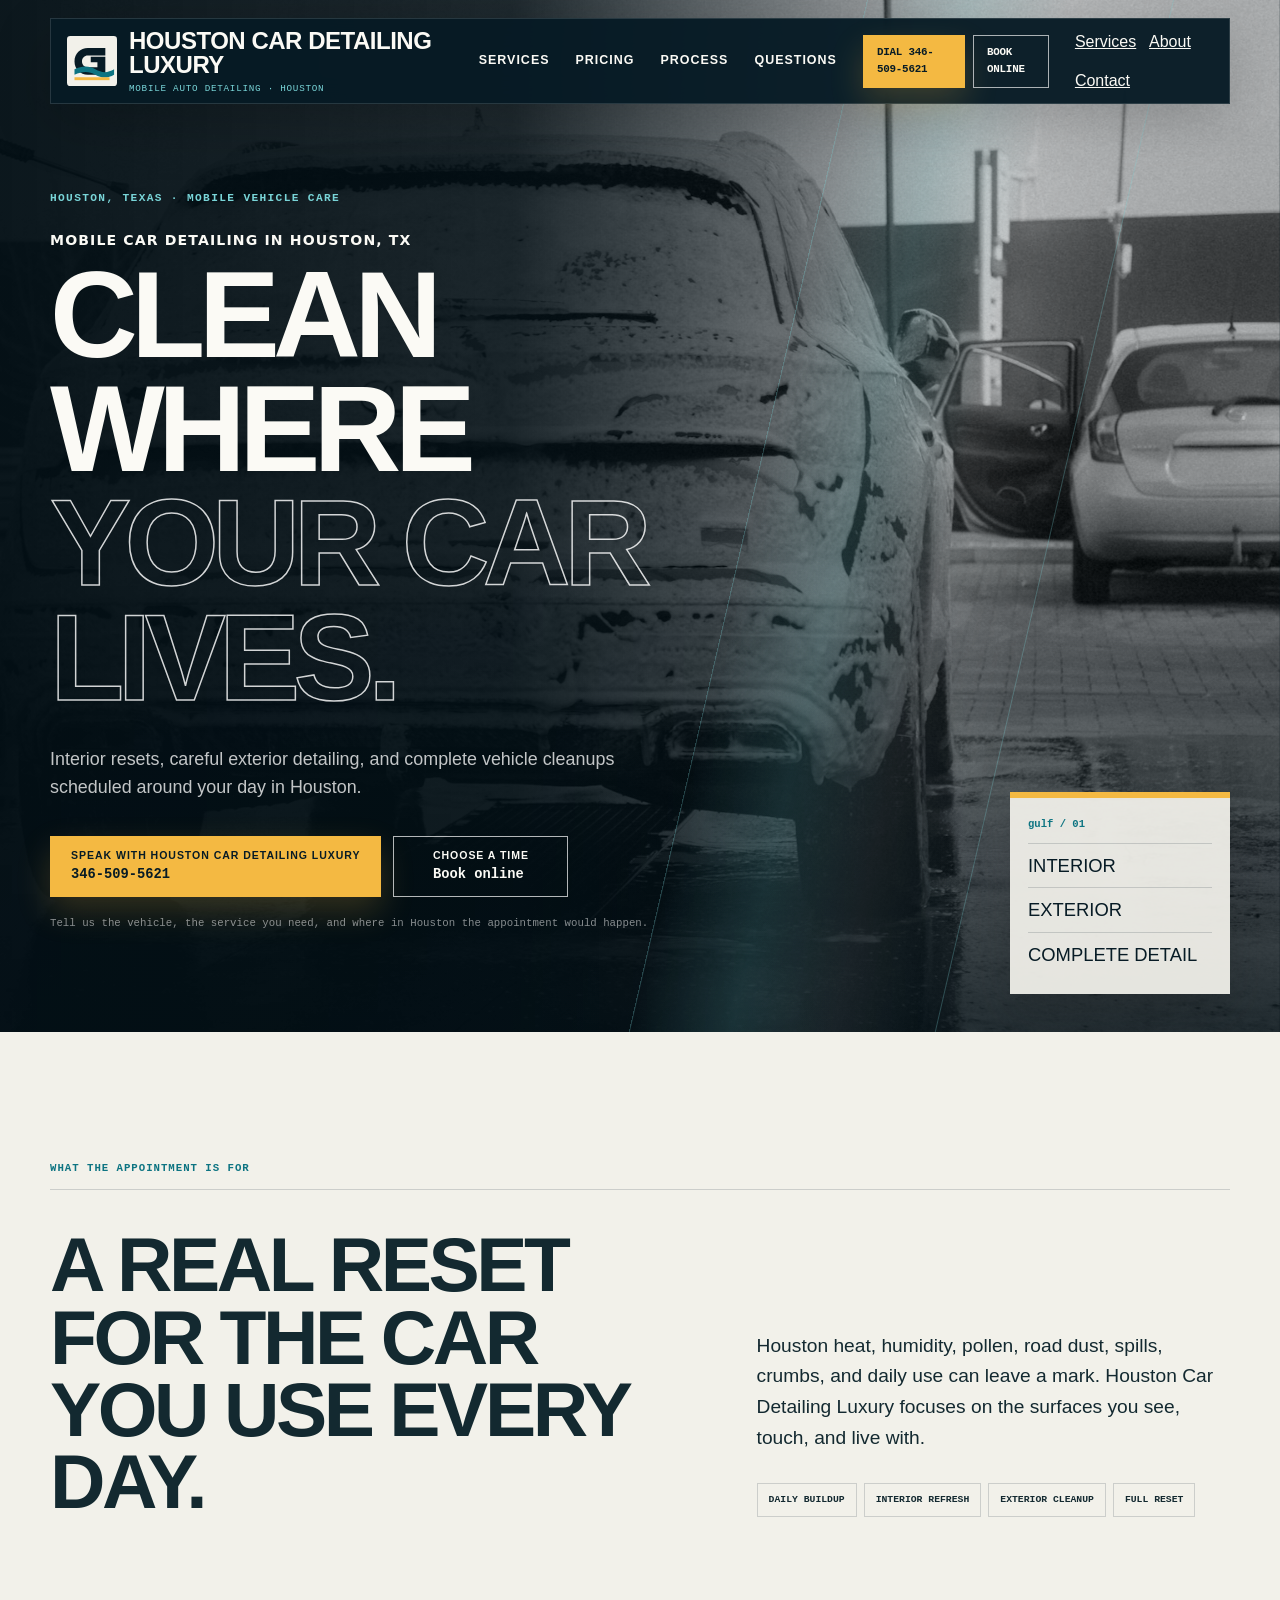
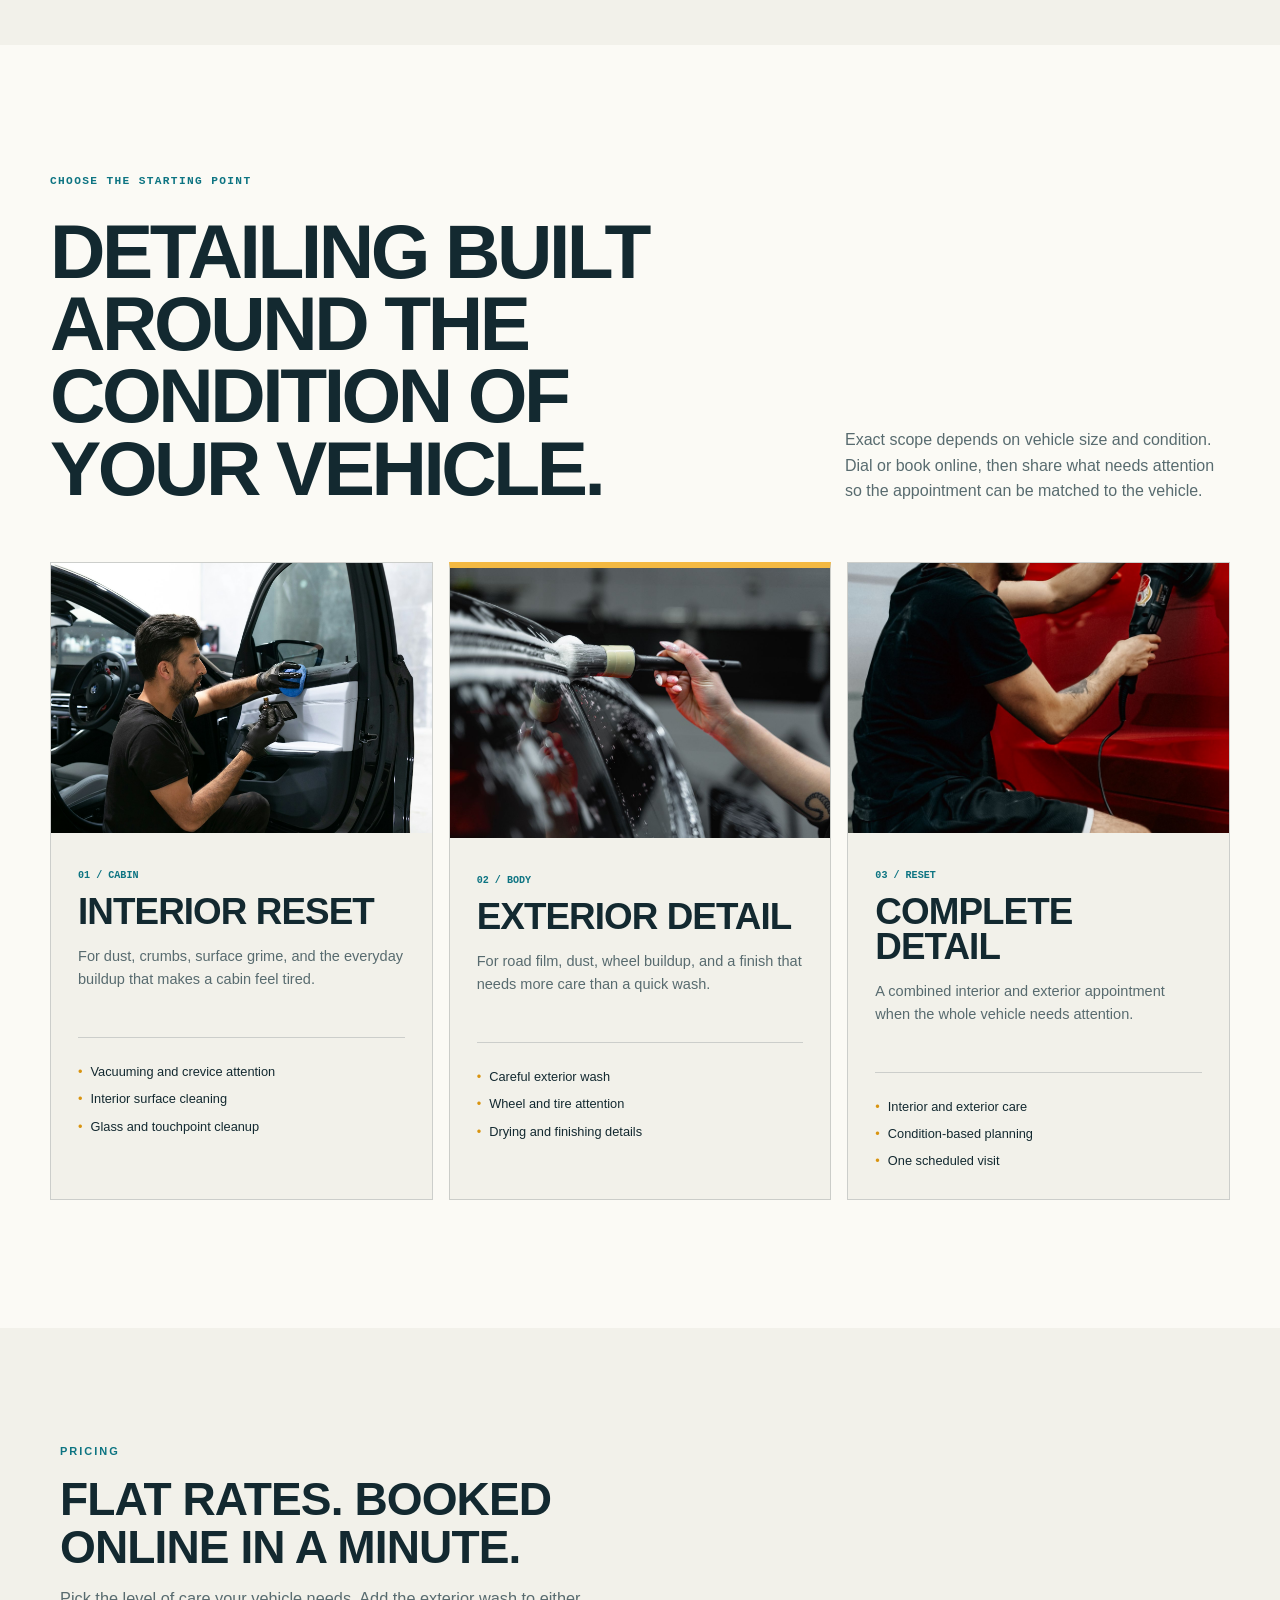
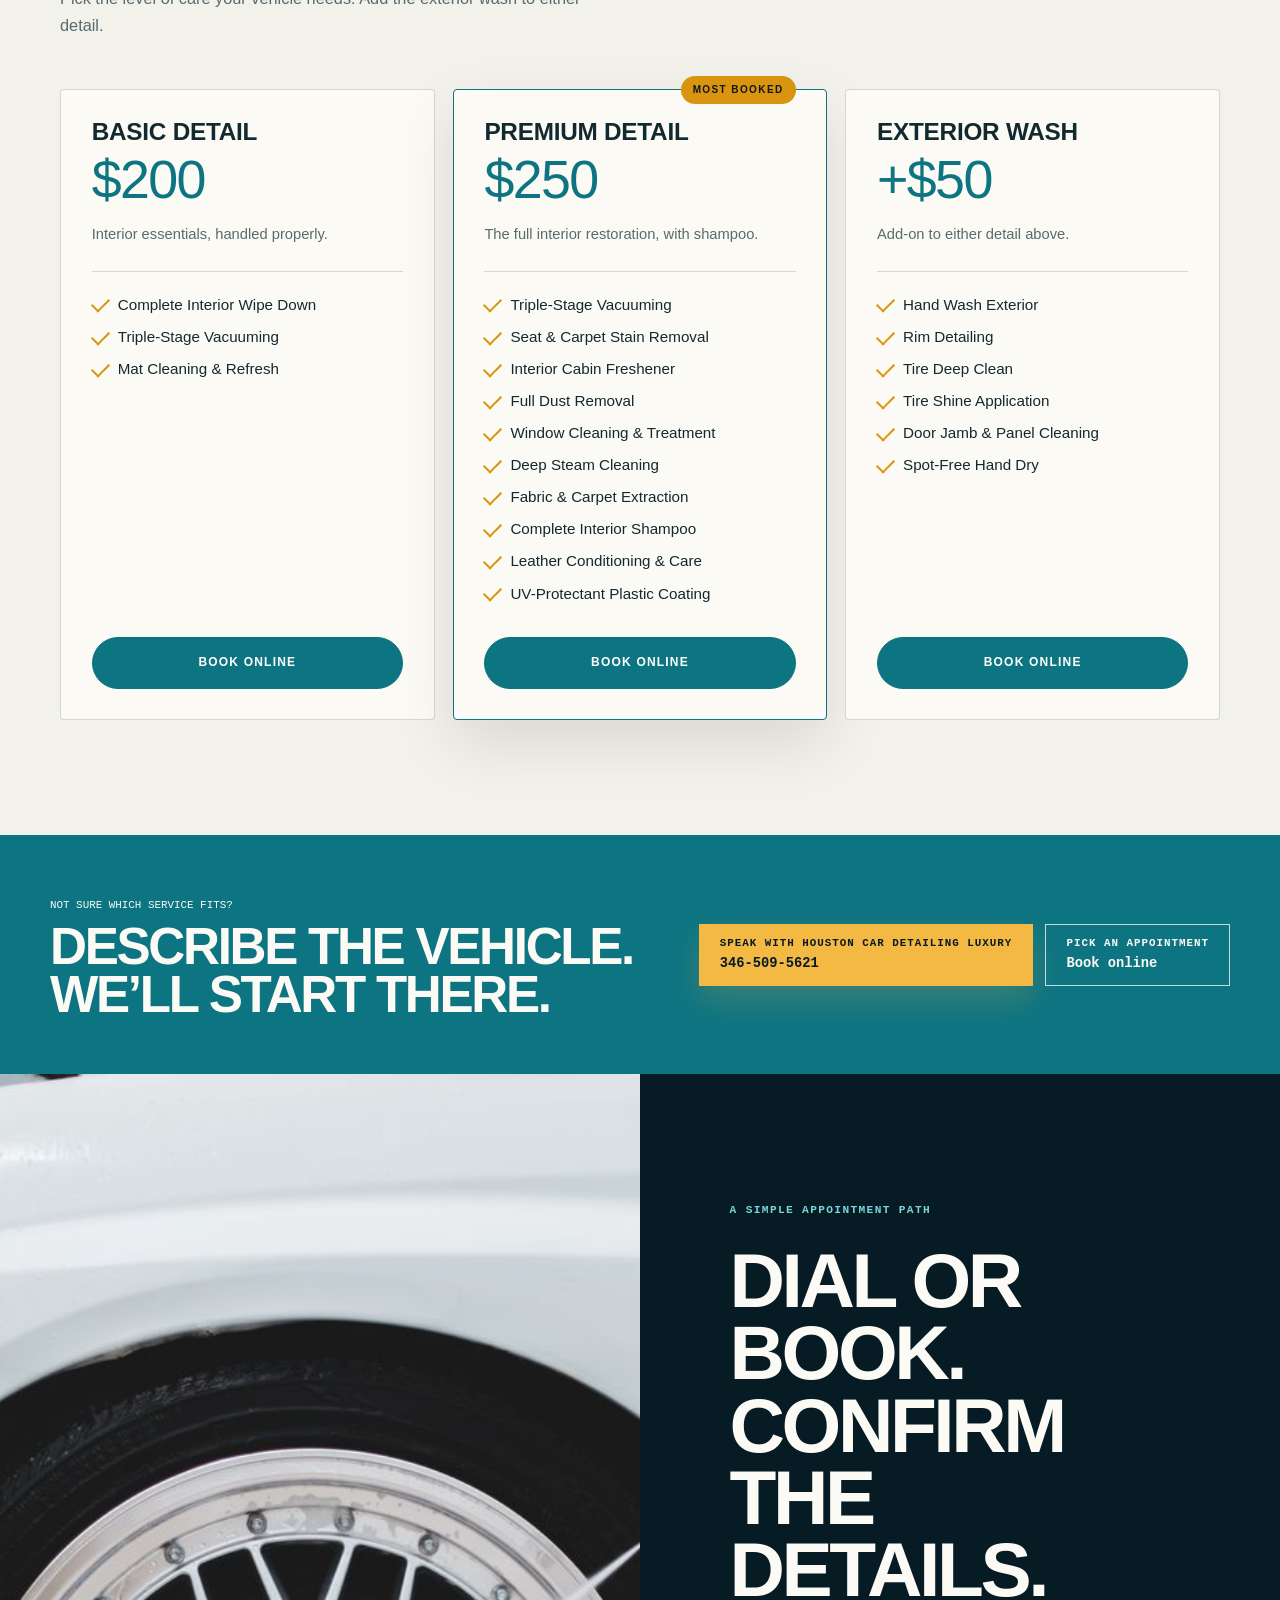
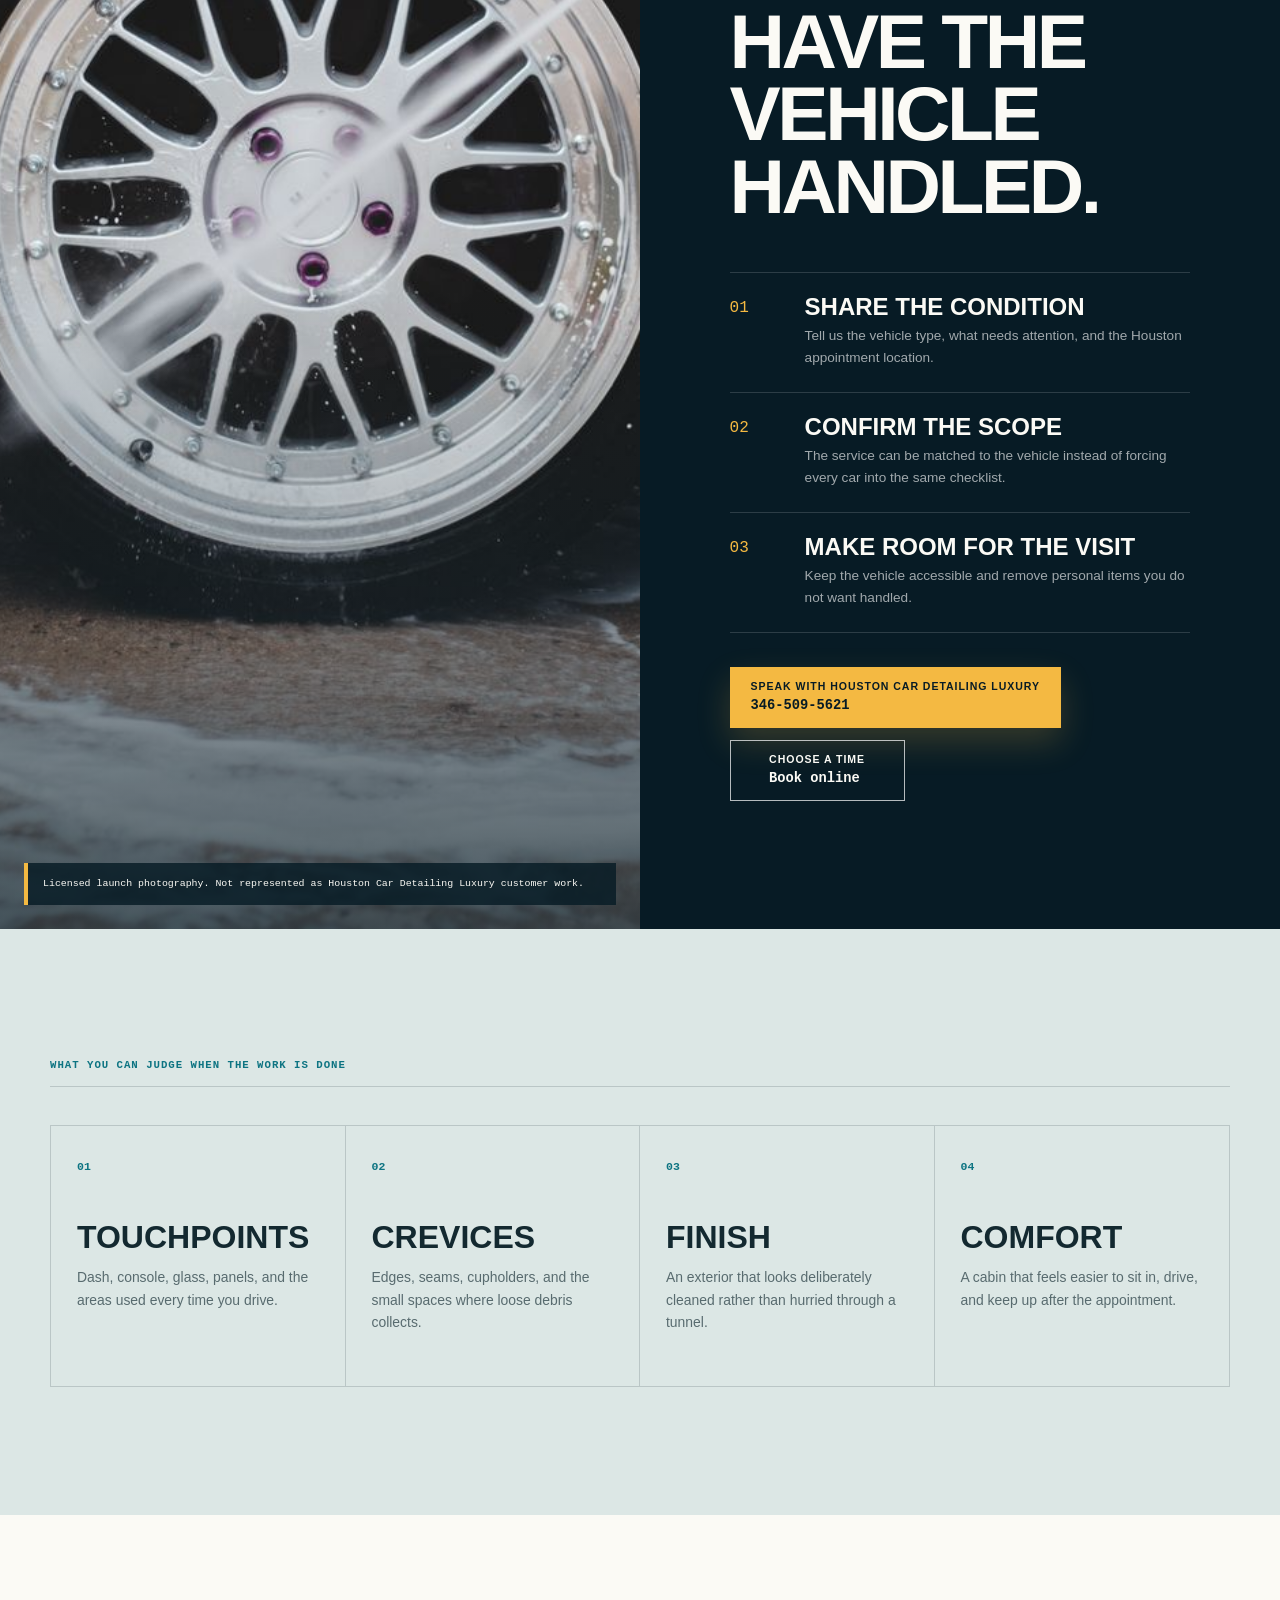
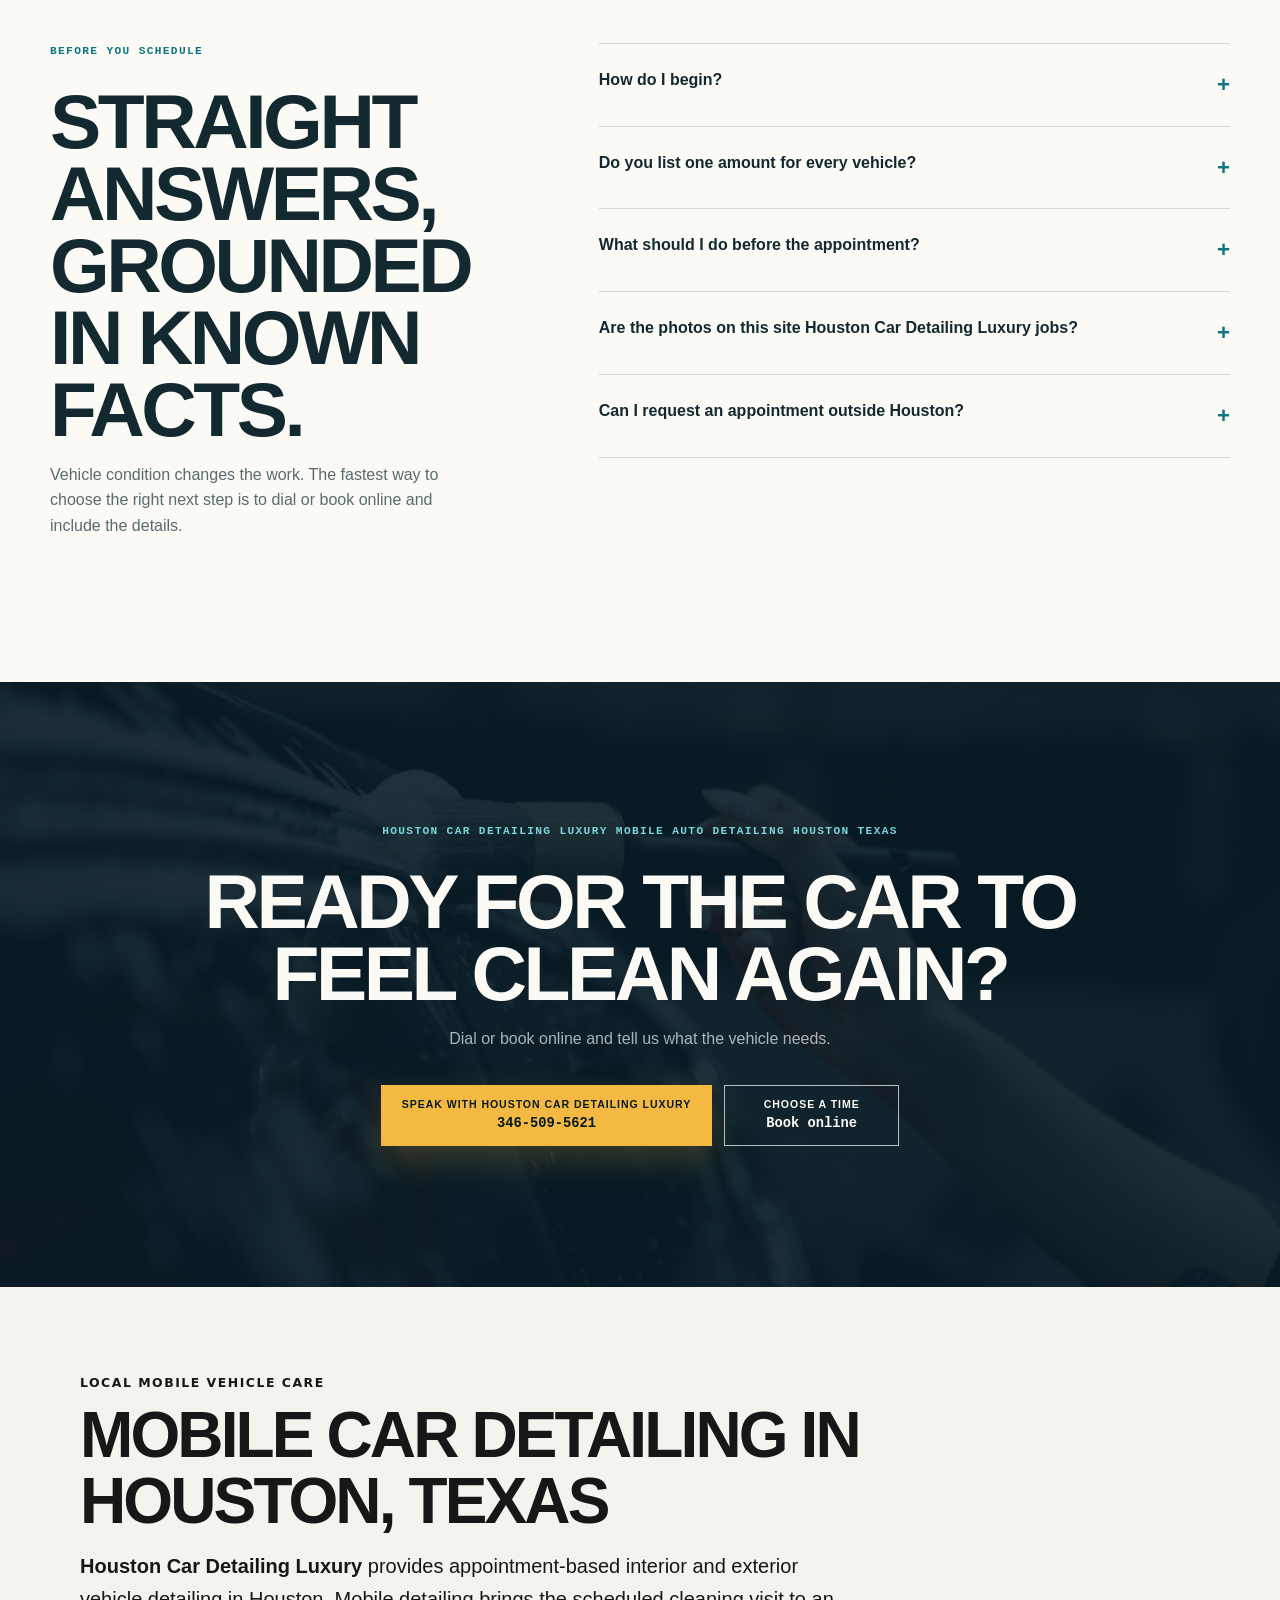
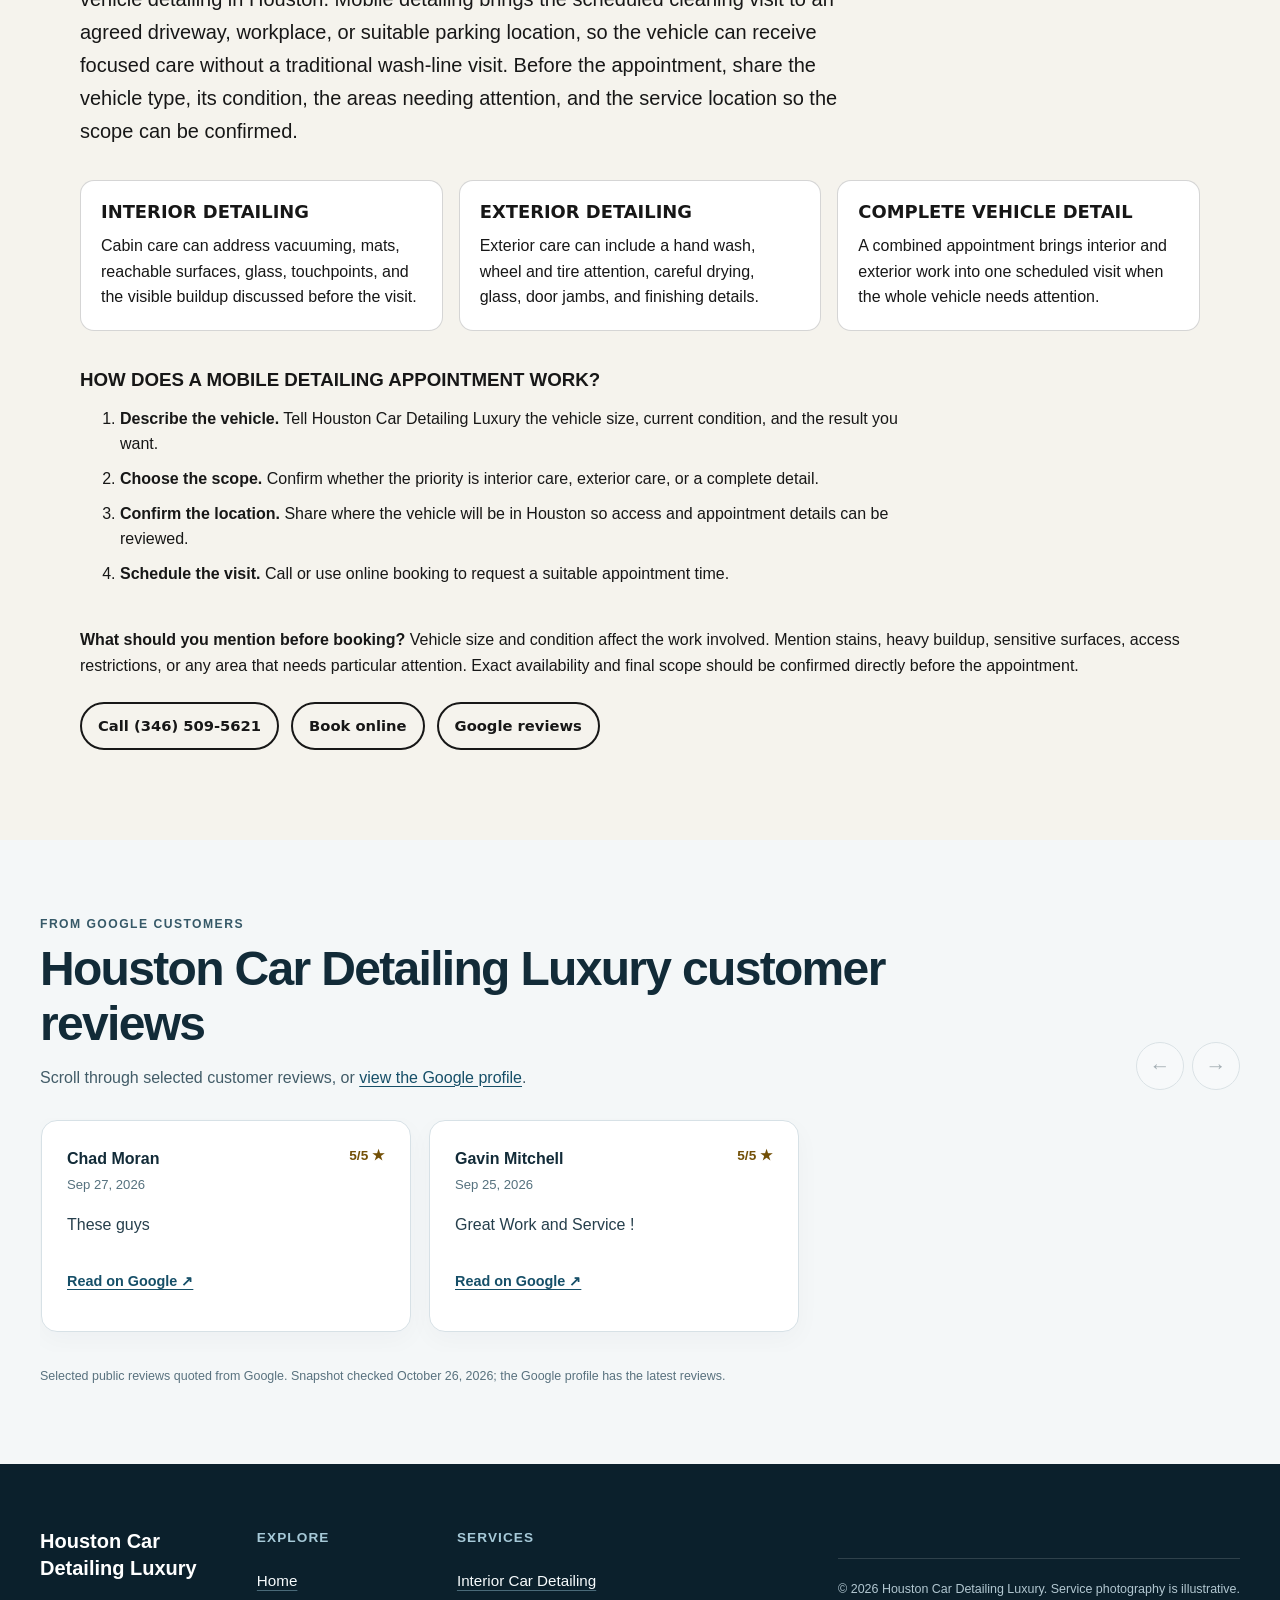
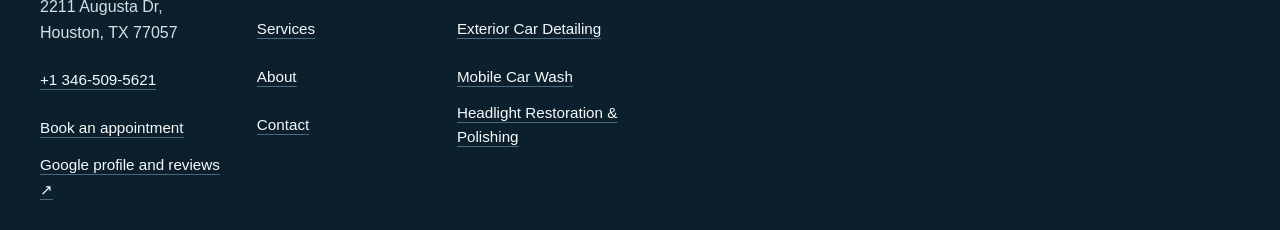
<file: index.html>
<!doctype html>
<html lang="en">
<head>
  <meta charset="utf-8">
  <meta name="viewport" content="width=device-width, initial-scale=1">
  <title>Mobile Car Detailing in Houston, TX | Houston Car Detailing Luxury</title>
  <meta name="theme-color" content="#071b25">
  <link rel="canonical" href="https://houstoncardetailingluxury.shop/">
  <link rel="icon" href="/assets/favicon.svg" type="image/svg+xml">
  <link rel="preload" href="/assets/hero-foam.jpg" as="image">
  <link rel="stylesheet" href="/styles.css">
  <script type="application/ld+json">
{
  "@context": "https://schema.org",
  "@type": "AutomotiveBusiness",
  "name": "Houston Car Detailing Luxury",
  "url": "https://houstoncardetailingluxury.shop/",
  "telephone": "+1 346-509-5621",
  "address": {
    "@type": "PostalAddress",
    "streetAddress": "2211 Augusta Dr",
    "addressLocality": "Houston",
    "addressRegion": "TX",
    "postalCode": "77057",
    "addressCountry": "US"
  },
  "description": "Mobile auto detailing in Houston, Texas with interior, exterior, and complete detailing appointments.",
  "areaServed": {
    "@type": "City",
    "name": "Houston",
    "containedInPlace": {
      "@type": "State",
      "name": "Texas"
    }
  },
  "hasOfferCatalog": {
    "@type": "OfferCatalog",
    "name": "Detailing packages",
    "itemListElement": [
      {
        "@type": "Offer",
        "name": "Basic Detail",
        "price": "200",
        "priceCurrency": "USD",
        "availability": "https://schema.org/InStock",
        "url": "https://houstoncardetailingluxury.shop/#pricing",
        "itemOffered": {
          "@type": "Service",
          "name": "Basic Detail",
          "description": "Interior essentials: complete interior wipe down, triple-stage vacuuming, and mat cleaning and refresh."
        }
      },
      {
        "@type": "Offer",
        "name": "Premium Detail",
        "price": "250",
        "priceCurrency": "USD",
        "availability": "https://schema.org/InStock",
        "url": "https://houstoncardetailingluxury.shop/#pricing",
        "itemOffered": {
          "@type": "Service",
          "name": "Premium Detail",
          "description": "Full interior restoration: triple-stage vacuuming, seat and carpet stain removal, cabin freshener, full dust removal, window cleaning and treatment, deep steam cleaning, fabric and carpet extraction, complete interior shampoo, leather conditioning, and UV-protectant plastic coating."
        }
      },
      {
        "@type": "Offer",
        "name": "Exterior Wash",
        "price": "50",
        "priceCurrency": "USD",
        "availability": "https://schema.org/InStock",
        "url": "https://houstoncardetailingluxury.shop/#pricing",
        "itemOffered": {
          "@type": "Service",
          "name": "Exterior Wash",
          "description": "Add-on to either detail: hand wash exterior, rim detailing, tire deep clean, tire shine application, door jamb and panel cleaning, and spot-free hand dry."
        }
      }
    ]
  },
  "priceRange": "$200-$250",
  "@id": "https://houstoncardetailingluxury.shop/#business",
  "geo": {
    "@type": "GeoCoordinates",
    "latitude": 29.74372185531,
    "longitude": -95.482487087072
  },
  "image": "https://houstoncardetailingluxury.shop/assets/logo.svg",
  "sameAs": [
    "https://g.page/r/CdsNIQ1CaHKJEBM/review"
  ],
  "contactPoint": {
    "@type": "ContactPoint",
    "telephone": "+1 346-509-5621",
    "contactType": "customer service",
    "areaServed": "US-TX",
    "availableLanguage": "English"
  }
}
    </script>
<!-- SEO-GEO:START -->
  <meta name="description" content="Mobile car detailing in Houston, TX from Houston Car Detailing Luxury, with interior cleaning, exterior hand washing, and complete details. Call or book online.">
  <meta name="robots" content="index, follow, max-image-preview:large, max-snippet:-1, max-video-preview:-1">
  <meta property="og:locale" content="en_US">
  <meta property="og:type" content="website">
  <meta property="og:site_name" content="Houston Car Detailing Luxury">
  <meta property="og:title" content="Mobile Car Detailing in Houston, TX | Houston Car Detailing Luxury">
  <meta property="og:description" content="Mobile car detailing in Houston, TX from Houston Car Detailing Luxury, with interior cleaning, exterior hand washing, and complete details. Call or book online.">
  <meta property="og:url" content="https://houstoncardetailingluxury.shop/">
  <meta property="og:image" content="https://houstoncardetailingluxury.shop/assets/logo.svg">
  <meta name="twitter:image" content="https://houstoncardetailingluxury.shop/assets/logo.svg">
  <meta name="twitter:card" content="summary_large_image">
  <meta name="twitter:title" content="Mobile Car Detailing in Houston, TX | Houston Car Detailing Luxury">
  <meta name="twitter:description" content="Mobile car detailing in Houston, TX from Houston Car Detailing Luxury, with interior cleaning, exterior hand washing, and complete details. Call or book online.">
  <style id="seo-geo-styles">
    .seo-local-intent { display:block; margin:0 0 .55rem; font:700 clamp(.78rem,1.1vw,.95rem)/1.2 system-ui,sans-serif; letter-spacing:.08em; text-transform:uppercase; }
    .seo-geo-section { background:#f5f3ed; color:#171717; padding:clamp(3.5rem,7vw,6.5rem) clamp(1.25rem,5vw,5rem); }
    .seo-geo-inner { width:min(1120px,100%); margin:0 auto; }
    .seo-geo-kicker { margin:0 0 .75rem; font:700 .78rem/1.2 system-ui,sans-serif; letter-spacing:.12em; text-transform:uppercase; }
    .seo-geo-section h2 { max-width:22ch; margin:0 0 1rem; color:inherit; font-size:clamp(2rem,5vw,4rem); line-height:1.02; }
    .seo-geo-answer { max-width:760px; margin:0 0 2rem; font-size:clamp(1.05rem,2vw,1.25rem); line-height:1.65; }
    .seo-geo-grid { display:grid; grid-template-columns:repeat(3,minmax(0,1fr)); gap:1rem; margin:2rem 0; }
    .seo-geo-card { border:1px solid rgba(23,23,23,.18); border-radius:14px; padding:1.25rem; background:#fff; }
    .seo-geo-card h3 { margin:0 0 .6rem; color:inherit; font:700 1.12rem/1.25 system-ui,sans-serif; }
    .seo-geo-card p { margin:0; line-height:1.6; }
    .seo-geo-steps { max-width:820px; margin:2.5rem 0; }
    .seo-geo-steps li { margin:.65rem 0; line-height:1.55; }
    .seo-geo-actions { display:flex; flex-wrap:wrap; gap:.75rem; margin-top:1.5rem; }
    .seo-geo-action { display:inline-flex; align-items:center; min-height:48px; padding:.75rem 1rem; border:2px solid currentColor; border-radius:999px; color:inherit; font:700 .92rem/1 system-ui,sans-serif; text-decoration:none; }
    @media (max-width:760px) { .seo-geo-grid { grid-template-columns:1fr; } }
  </style>
<!-- SEO-GEO:END -->
  <script id="seo-geo-entity-schema" type="application/ld+json">
{
  "@context": "https://schema.org",
  "@graph": [
    {
      "@type": "WebSite",
      "@id": "https://houstoncardetailingluxury.shop/#website",
      "url": "https://houstoncardetailingluxury.shop/",
      "name": "Houston Car Detailing Luxury",
      "inLanguage": "en-US",
      "publisher": {
        "@id": "https://houstoncardetailingluxury.shop/#business"
      }
    },
    {
      "@type": "Service",
      "@id": "https://houstoncardetailingluxury.shop/#mobile-car-detailing",
      "name": "Mobile Car Detailing in Houston, Texas",
      "serviceType": "Mobile car detailing",
      "provider": {
        "@id": "https://houstoncardetailingluxury.shop/#business"
      },
      "areaServed": {
        "@type": "City",
        "name": "Houston",
        "containedInPlace": {
          "@type": "State",
          "name": "Texas"
        }
      },
      "url": "https://houstoncardetailingluxury.shop/#services"
    }
  ]
}
  </script>
<style id="SEO-NEXT-NAV-CSS">.seo-next-nav{display:flex;gap:.8rem;flex-wrap:wrap}.seo-next-footer-nav{padding:1rem}.seo-next-footer-nav a{color:inherit}</style><link rel="stylesheet" href="/portfolio-components.css">
</head>
<body>
  <a class="skip-link" href="#main">Skip to content</a>

  <header class="site-header">
    <a class="brand" href="#top" aria-label="Houston Car Detailing Luxury home">
      <img src="/assets/logo.svg" alt="" width="52" height="52">
      <span><strong>Houston Car Detailing Luxury</strong><small>Mobile Auto Detailing · Houston</small></span>
    </a>
    <button class="menu-toggle" type="button" aria-expanded="false" aria-controls="site-nav">
      <span class="sr-only">Menu</span>
      <i></i><i></i><i></i>
    </button>
    <nav id="site-nav" class="site-nav" aria-label="Primary navigation">
      <a href="#services">Services</a>
      <a href="#pricing">Pricing</a>
      <a href="#process">Process</a>
      <a href="#faq">Questions</a>
      <div class="nav-actions">
        <a class="button button-primary button-small" href="tel:+13465095621">Dial 346-509-5621</a>
        <a class="button button-outline button-small" href="https://cal.com/sumitdatta/auto-detail-service">Book online</a>
      </div>
    <!-- SEO-NEXT-NAV:START --><div class="seo-next-nav" aria-label="Expanded site pages"><a href="/services/">Services</a><a href="/about/">About</a><a href="/contact/">Contact</a></div><!-- SEO-NEXT-NAV:END --></nav>
  </header>

  <main id="main">
    <section id="top" class="hero">
      <div class="hero-media" aria-hidden="true"></div>
      <div class="hero-shade" aria-hidden="true"></div>
      <div class="waterline" aria-hidden="true"></div>
      <div class="hero-copy">
        <p class="eyebrow">Houston, Texas · Mobile vehicle care</p>
        <h1><span class="seo-local-intent" data-seo-local-intent>Mobile Car Detailing in Houston, TX</span>Clean where<br><em>your car lives.</em></h1>
        <p class="hero-lede">Interior resets, careful exterior detailing, and complete vehicle cleanups scheduled around your day in Houston.</p>
        <div class="action-pair">
          <a class="button button-primary" href="tel:+13465095621">
            <span>Speak with Houston Car Detailing Luxury</span>
            <strong>346-509-5621</strong>
          </a>
          <a class="button button-outline button-light" href="https://cal.com/sumitdatta/auto-detail-service">
            <span>Choose a time</span>
            <strong>Book online</strong>
          </a>
        </div>
        <p class="microcopy">Tell us the vehicle, the service you need, and where in Houston the appointment would happen.</p>
      </div>
      <div class="hero-ticket" aria-label="Service summary">
        <span>gulf / 01</span>
        <p>Interior</p>
        <p>Exterior</p>
        <p>Complete detail</p>
      </div>
    </section>

    <section class="intro section">
      <div class="section-label">What the appointment is for</div>
      <div class="intro-grid">
        <h2>A real reset for the car you use every day.</h2>
        <div>
          <p class="lead">Houston heat, humidity, pollen, road dust, spills, crumbs, and daily use can leave a mark. Houston Car Detailing Luxury focuses on the surfaces you see, touch, and live with.</p>
          <div class="condition-strip" aria-label="Common reasons to schedule">
            <span>Daily buildup</span>
            <span>Interior refresh</span>
            <span>Exterior cleanup</span>
            <span>Full reset</span>
          </div>
        </div>
      </div>
    </section>

    <section id="services" class="services section">
      <div class="section-heading">
        <div>
          <p class="section-kicker">Choose the starting point</p>
          <h2>Detailing built around the condition of your vehicle.</h2>
        </div>
        <p>Exact scope depends on vehicle size and condition. Dial or book online, then share what needs attention so the appointment can be matched to the vehicle.</p>
      </div>

      <div class="service-grid">
        <article class="service-card">
          <img src="/assets/service-interior.jpg" alt="A vehicle interior being carefully cleaned" width="1600" height="1067" loading="lazy" decoding="async">
          <div class="service-body">
            <span class="service-code">01 / CABIN</span>
            <h3>Interior reset</h3>
            <p>For dust, crumbs, surface grime, and the everyday buildup that makes a cabin feel tired.</p>
            <ul>
              <li>Vacuuming and crevice attention</li>
              <li>Interior surface cleaning</li>
              <li>Glass and touchpoint cleanup</li>
            </ul>
          </div>
        </article>

        <article class="service-card featured">
          <img src="/assets/service-foam.jpg" alt="A vehicle covered in foam during an exterior wash" width="1600" height="1067" loading="lazy" decoding="async">
          <div class="service-body">
            <span class="service-code">02 / BODY</span>
            <h3>Exterior detail</h3>
            <p>For road film, dust, wheel buildup, and a finish that needs more care than a quick wash.</p>
            <ul>
              <li>Careful exterior wash</li>
              <li>Wheel and tire attention</li>
              <li>Drying and finishing details</li>
            </ul>
          </div>
        </article>

        <article class="service-card">
          <img src="/assets/service-polish.jpg" alt="A vehicle panel being polished during detailing" width="1600" height="2844" loading="lazy" decoding="async">
          <div class="service-body">
            <span class="service-code">03 / RESET</span>
            <h3>Complete detail</h3>
            <p>A combined interior and exterior appointment when the whole vehicle needs attention.</p>
            <ul>
              <li>Interior and exterior care</li>
              <li>Condition-based planning</li>
              <li>One scheduled visit</li>
            </ul>
          </div>
        </article>
      </div>
    </section>

    <section class="rates" id="pricing" aria-labelledby="pricing-title">
      <div class="rates-shell">
        <div class="rates-head">
          <p class="rates-eyebrow">Pricing</p>
          <h2 id="pricing-title">Flat rates. Booked online in a minute.</h2>
          <p class="rates-intro">Pick the level of care your vehicle needs. Add the exterior wash to either detail.</p>
        </div>

        <div class="rate-grid">
          <article class="rate-card">
            <h3>Basic Detail</h3>
            <p class="rate-figure">$200</p>
            <p class="rate-note">Interior essentials, handled properly.</p>
            <ul class="rate-list">
              <li>Complete Interior Wipe Down</li>
              <li>Triple-Stage Vacuuming</li>
              <li>Mat Cleaning &amp; Refresh</li>
            </ul>
            <a class="rate-cta" href="https://cal.com/sumitdatta/auto-detail-service" target="_blank" rel="noopener">Book Online</a>
          </article>
          <article class="rate-card rate-card-featured">
            <span class="rate-badge">Most booked</span>
            <h3>Premium Detail</h3>
            <p class="rate-figure">$250</p>
            <p class="rate-note">The full interior restoration, with shampoo.</p>
            <ul class="rate-list">
              <li>Triple-Stage Vacuuming</li>
              <li>Seat &amp; Carpet Stain Removal</li>
              <li>Interior Cabin Freshener</li>
              <li>Full Dust Removal</li>
              <li>Window Cleaning &amp; Treatment</li>
              <li>Deep Steam Cleaning</li>
              <li>Fabric &amp; Carpet Extraction</li>
              <li>Complete Interior Shampoo</li>
              <li>Leather Conditioning &amp; Care</li>
              <li>UV-Protectant Plastic Coating</li>
            </ul>
            <a class="rate-cta" href="https://cal.com/sumitdatta/auto-detail-service" target="_blank" rel="noopener">Book Online</a>
          </article>
          <article class="rate-card">
            <h3>Exterior Wash</h3>
            <p class="rate-figure">+$50</p>
            <p class="rate-note">Add-on to either detail above.</p>
            <ul class="rate-list">
              <li>Hand Wash Exterior</li>
              <li>Rim Detailing</li>
              <li>Tire Deep Clean</li>
              <li>Tire Shine Application</li>
              <li>Door Jamb &amp; Panel Cleaning</li>
              <li>Spot-Free Hand Dry</li>
            </ul>
            <a class="rate-cta" href="https://cal.com/sumitdatta/auto-detail-service" target="_blank" rel="noopener">Book Online</a>
          </article>
        </div>
      </div>
    </section>

    <section class="mid-cta">
      <div>
        <span>Not sure which service fits?</span>
        <h2>Describe the vehicle. We’ll start there.</h2>
      </div>
      <div class="action-pair">
        <a class="button button-primary" href="tel:+13465095621">
          <span>Speak with Houston Car Detailing Luxury</span>
          <strong>346-509-5621</strong>
        </a>
        <a class="button button-outline" href="https://cal.com/sumitdatta/auto-detail-service">
          <span>Pick an appointment</span>
          <strong>Book online</strong>
        </a>
      </div>
    </section>

    <section id="process" class="process">
      <div class="process-photo">
        <img src="/assets/process-wheel.jpg" alt="A car wheel being cleaned with water and foam" width="1600" height="1067" loading="lazy" decoding="async">
        <p>Licensed launch photography. Not represented as Houston Car Detailing Luxury customer work.</p>
      </div>
      <div class="process-copy section">
        <p class="section-kicker light">A simple appointment path</p>
        <h2>Dial or book. Confirm the details. Have the vehicle handled.</h2>
        <ol>
          <li>
            <span>01</span>
            <div><h3>Share the condition</h3><p>Tell us the vehicle type, what needs attention, and the Houston appointment location.</p></div>
          </li>
          <li>
            <span>02</span>
            <div><h3>Confirm the scope</h3><p>The service can be matched to the vehicle instead of forcing every car into the same checklist.</p></div>
          </li>
          <li>
            <span>03</span>
            <div><h3>Make room for the visit</h3><p>Keep the vehicle accessible and remove personal items you do not want handled.</p></div>
          </li>
        </ol>
        <div class="action-pair">
          <a class="button button-primary" href="tel:+13465095621"><span>Speak with Houston Car Detailing Luxury</span><strong>346-509-5621</strong></a>
          <a class="button button-outline button-light" href="https://cal.com/sumitdatta/auto-detail-service"><span>Choose a time</span><strong>Book online</strong></a>
        </div>
      </div>
    </section>

    <section class="proof section">
      <div class="section-label">What you can judge when the work is done</div>
      <div class="proof-grid">
        <article><strong>01</strong><h3>Touchpoints</h3><p>Dash, console, glass, panels, and the areas used every time you drive.</p></article>
        <article><strong>02</strong><h3>Crevices</h3><p>Edges, seams, cupholders, and the small spaces where loose debris collects.</p></article>
        <article><strong>03</strong><h3>Finish</h3><p>An exterior that looks deliberately cleaned rather than hurried through a tunnel.</p></article>
        <article><strong>04</strong><h3>Comfort</h3><p>A cabin that feels easier to sit in, drive, and keep up after the appointment.</p></article>
      </div>
    </section>

    <section id="faq" class="faq section">
      <div>
        <p class="section-kicker">Before you schedule</p>
        <h2>Straight answers, grounded in known facts.</h2>
        <p class="faq-intro">Vehicle condition changes the work. The fastest way to choose the right next step is to dial or book online and include the details.</p>
      </div>
      <div class="accordion">
        <details>
          <summary>How do I begin?<span aria-hidden="true">+</span></summary>
          <p>Dial +1 346-509-5621 or use the online appointment link. Share the vehicle, the service you are considering, and the Houston location.</p>
        </details>
        <details>
          <summary>Do you list one amount for every vehicle?<span aria-hidden="true">+</span></summary>
          <p>Not on this site. Vehicle size, condition, and requested scope can change the work, so confirm the details before the appointment.</p>
        </details>
        <details>
          <summary>What should I do before the appointment?<span aria-hidden="true">+</span></summary>
          <p>Remove valuables and personal items, make the vehicle accessible, and mention any areas that need special attention.</p>
        </details>
        <details>
          <summary>Are the photos on this site Houston Car Detailing Luxury jobs?<span aria-hidden="true">+</span></summary>
          <p>No. They are licensed stock photographs used to show the type of detailing work discussed on the page, not Houston Car Detailing Luxury customer vehicles.</p>
        </details>
        <details>
          <summary>Can I request an appointment outside Houston?<span aria-hidden="true">+</span></summary>
          <p>Dial or book online and include the location. Availability for nearby areas should be confirmed directly rather than assumed.</p>
        </details>
      </div>
    </section>

    <section class="final-cta">
      <p class="section-kicker light">Houston Car Detailing Luxury Mobile Auto Detailing Houston Texas</p>
      <h2>Ready for the car to feel clean again?</h2>
      <p>Dial or book online and tell us what the vehicle needs.</p>
      <div class="action-pair centered">
        <a class="button button-primary" href="tel:+13465095621"><span>Speak with Houston Car Detailing Luxury</span><strong>346-509-5621</strong></a>
        <a class="button button-outline button-light" href="https://cal.com/sumitdatta/auto-detail-service"><span>Choose a time</span><strong>Book online</strong></a>
      </div>
    </section>
  <!-- SEO-GEO-LOCAL:START -->
    <section class="seo-geo-section" id="local-detailing" aria-labelledby="local-detailing-title">
      <div class="seo-geo-inner">
        <p class="seo-geo-kicker">Local mobile vehicle care</p>
        <h2 id="local-detailing-title">Mobile car detailing in Houston, Texas</h2>
        <p class="seo-geo-answer"><strong>Houston Car Detailing Luxury</strong> provides appointment-based interior and exterior vehicle detailing in Houston. Mobile detailing brings the scheduled cleaning visit to an agreed driveway, workplace, or suitable parking location, so the vehicle can receive focused care without a traditional wash-line visit. Before the appointment, share the vehicle type, its condition, the areas needing attention, and the service location so the scope can be confirmed.</p>

        <div class="seo-geo-grid" aria-label="Available detailing options">
          <article class="seo-geo-card">
            <h3>Interior detailing</h3>
            <p>Cabin care can address vacuuming, mats, reachable surfaces, glass, touchpoints, and the visible buildup discussed before the visit.</p>
          </article>
          <article class="seo-geo-card">
            <h3>Exterior detailing</h3>
            <p>Exterior care can include a hand wash, wheel and tire attention, careful drying, glass, door jambs, and finishing details.</p>
          </article>
          <article class="seo-geo-card">
            <h3>Complete vehicle detail</h3>
            <p>A combined appointment brings interior and exterior work into one scheduled visit when the whole vehicle needs attention.</p>
          </article>
        </div>

        <div class="seo-geo-steps">
          <h3>How does a mobile detailing appointment work?</h3>
          <ol>
            <li><strong>Describe the vehicle.</strong> Tell Houston Car Detailing Luxury the vehicle size, current condition, and the result you want.</li>
            <li><strong>Choose the scope.</strong> Confirm whether the priority is interior care, exterior care, or a complete detail.</li>
            <li><strong>Confirm the location.</strong> Share where the vehicle will be in Houston so access and appointment details can be reviewed.</li>
            <li><strong>Schedule the visit.</strong> Call or use online booking to request a suitable appointment time.</li>
          </ol>
        </div>

        <p><strong>What should you mention before booking?</strong> Vehicle size and condition affect the work involved. Mention stains, heavy buildup, sensitive surfaces, access restrictions, or any area that needs particular attention. Exact availability and final scope should be confirmed directly before the appointment.</p>
        <div class="seo-geo-actions">
          <a class="seo-geo-action" href="tel:+13465095621">Call (346) 509-5621</a>
          <a class="seo-geo-action" href="https://cal.com/sumitdatta/auto-detail-service" target="_blank" rel="noopener">Book online</a>
          <a class="seo-geo-action" href="https://g.page/r/CdsNIQ1CaHKJEBM/review" target="_blank" rel="noopener">Google reviews</a>
        </div>
      </div>
    </section>
<!-- SEO-GEO-LOCAL:END -->
  <!-- PORTFOLIO-REVIEWS:START --><section class="portfolio-reviews" aria-labelledby="portfolio-reviews-title"><div class="portfolio-reviews__heading"><div><p class="portfolio-reviews__kicker">From Google customers</p><h2 id="portfolio-reviews-title">Houston Car Detailing Luxury customer reviews</h2><p class="portfolio-reviews__intro">Scroll through selected customer reviews, or <a href="https://www.google.com/maps?cid=9904093163438542299" target="_blank" rel="noopener noreferrer">view the Google profile</a>.</p></div><div class="portfolio-reviews__controls"><button type="button" data-reviews-prev aria-label="Previous reviews">←</button><button type="button" data-reviews-next aria-label="Next reviews">→</button></div></div><div class="portfolio-reviews__track" role="region" aria-label="Scrollable customer reviews" tabindex="0"><article class="portfolio-review"><div class="portfolio-review__meta"><div><span class="portfolio-review__author">Chad Moran</span><time datetime="2026-09-27">Sep 27, 2026</time></div><span class="portfolio-review__rating" aria-label="5 out of 5 stars">5/5 ★</span></div><blockquote><p>These guys</p></blockquote><a class="portfolio-review__source" href="https://www.google.com/maps/reviews/data=!4m8!14m7!1m6!2m5!1sCi9DQUlRQUNvZENodHljRjlvT2pWcVlXNXphRU5DUTBGQlFsbFRUV0o0WTB4aFRVRRAB!2m1!1s0x0:0x897268420d210ddb!3m1!1s2@1:CAIQACodChtycF9oOjVqYW5zaENCQ0FBQllTTWJ4Y0xhTUE%7C%7C?hl=en-US" target="_blank" rel="noopener noreferrer">Read on Google ↗</a></article><article class="portfolio-review"><div class="portfolio-review__meta"><div><span class="portfolio-review__author">Gavin Mitchell</span><time datetime="2026-09-25">Sep 25, 2026</time></div><span class="portfolio-review__rating" aria-label="5 out of 5 stars">5/5 ★</span></div><blockquote><p>Great Work and Service !</p></blockquote><a class="portfolio-review__source" href="https://www.google.com/maps/reviews/data=!4m8!14m7!1m6!2m5!1sCi9DQUlRQUNvZENodHljRjlvT21SZlFWRTROV2hWVGxKemRGTnhUbGRRWDJaZlpIYxAB!2m1!1s0x0:0x897268420d210ddb!3m1!1s2@1:CAIQACodChtycF9oOmRfQVE4NWhVTlJzdFNxTldQX2ZfZHc%7C%7C?hl=en-US" target="_blank" rel="noopener noreferrer">Read on Google ↗</a></article></div><p class="portfolio-reviews__note">Selected public reviews quoted from Google. Snapshot checked <time datetime="2026-10-26">October 26, 2026</time>; the Google profile has the latest reviews.</p></section><!-- PORTFOLIO-REVIEWS:END -->
</main>

  <footer class="portfolio-footer"><div class="portfolio-footer__grid"><div><strong class="portfolio-footer__name">Houston Car Detailing Luxury</strong><address>2211 Augusta Dr, Houston, TX 77057</address><div class="portfolio-footer__contact"><a href="tel:+13465095621">+1 346-509-5621</a><a href="https://cal.com/sumitdatta/auto-detail-service">Book an appointment</a></div><a href="https://www.google.com/maps?cid=9904093163438542299" target="_blank" rel="noopener noreferrer">Google profile and reviews ↗</a></div><div><h2>Explore</h2><nav aria-label="Footer navigation"><a href="/">Home</a><a href="/services/">Services</a><a href="/about/">About</a><a href="/contact/">Contact</a></nav></div><div><h2>Services</h2><nav aria-label="Service pages"><a href="/services/interior-car-detailing/">Interior Car Detailing</a><a href="/services/exterior-car-detailing/">Exterior Car Detailing</a><a href="/services/mobile-car-wash/">Mobile Car Wash</a><a href="/services/headlight-restoration/">Headlight Restoration &amp; Polishing</a></nav></div></div><p class="portfolio-footer__bottom">© <span id="year">2026</span> Houston Car Detailing Luxury. Service photography is illustrative.</p></footer>

  <div class="mobile-bar" aria-label="Appointment actions">
    <a href="tel:+13465095621">Dial 346-509-5621</a>
    <a href="https://cal.com/sumitdatta/auto-detail-service">Book online</a>
  </div>
  <script src="/script.js"></script>
<script src="/portfolio-components.js" defer></script>
</body>
</html>
</file>
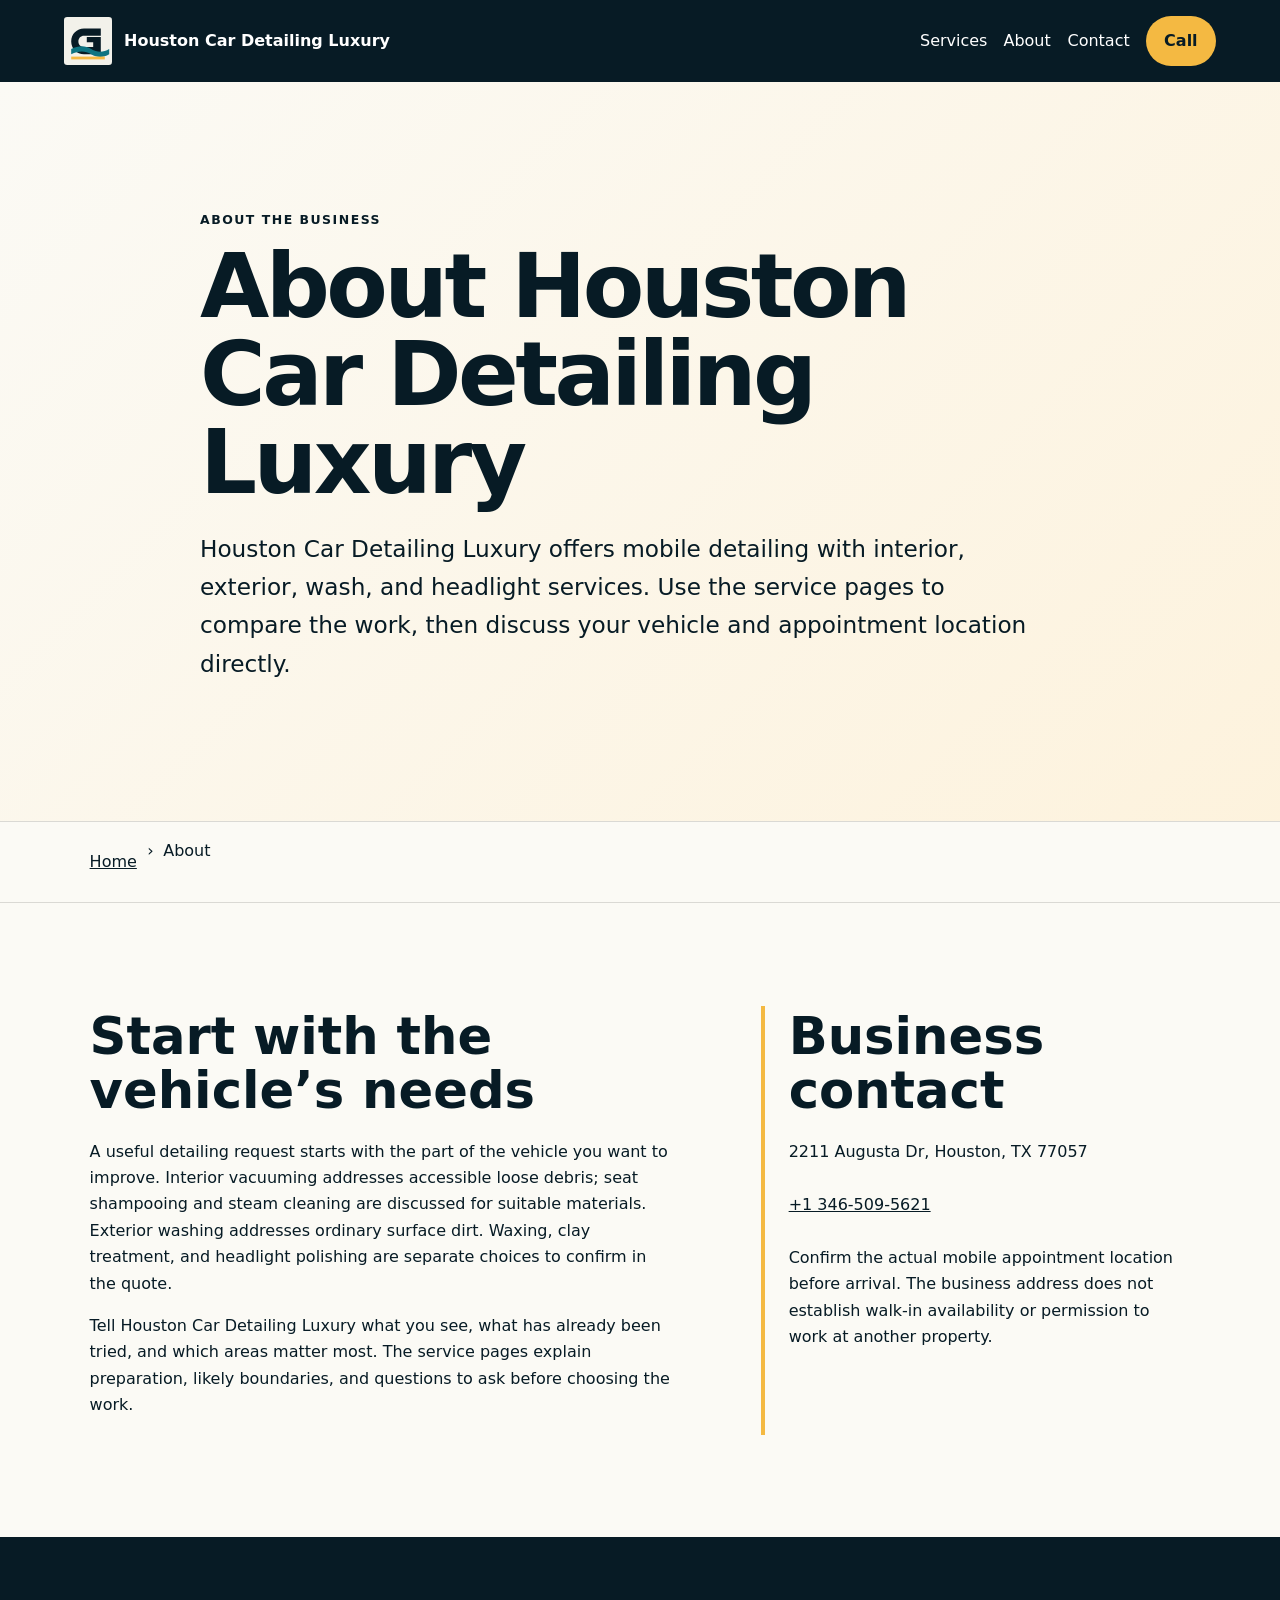
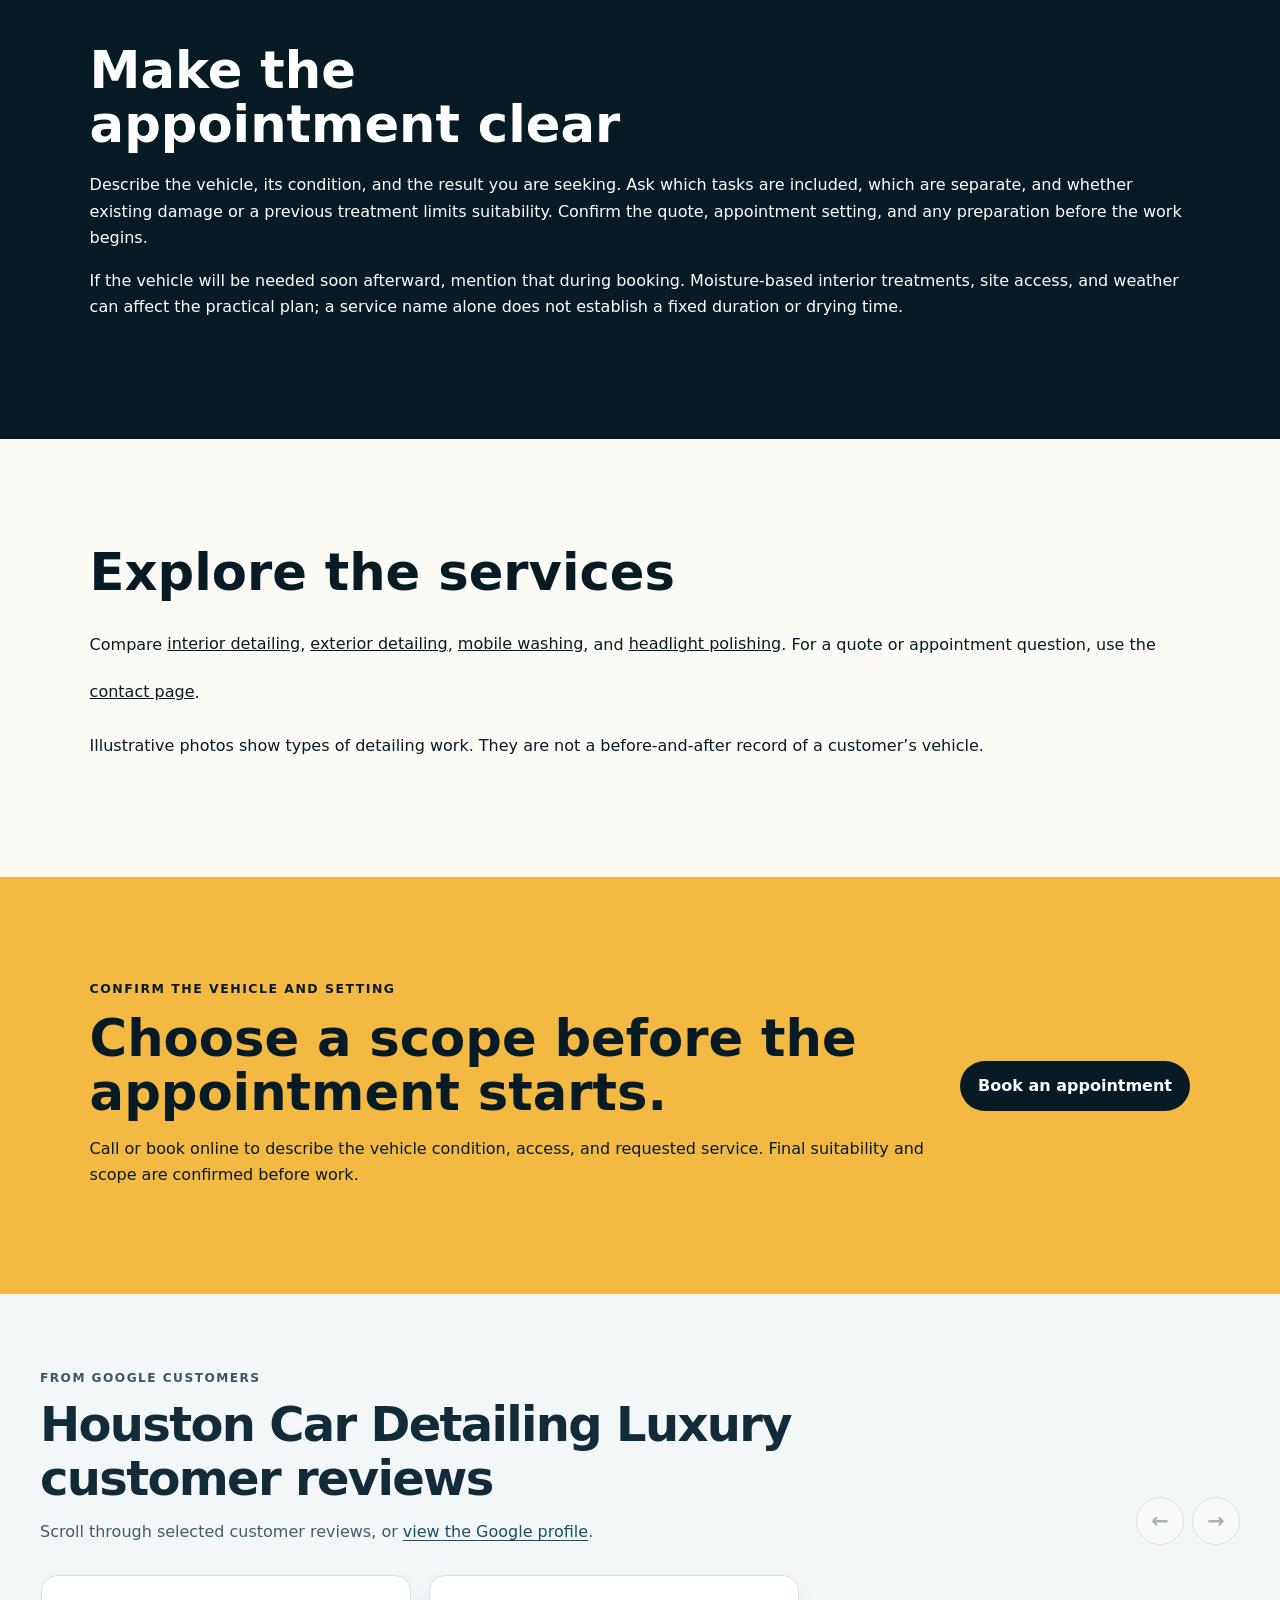
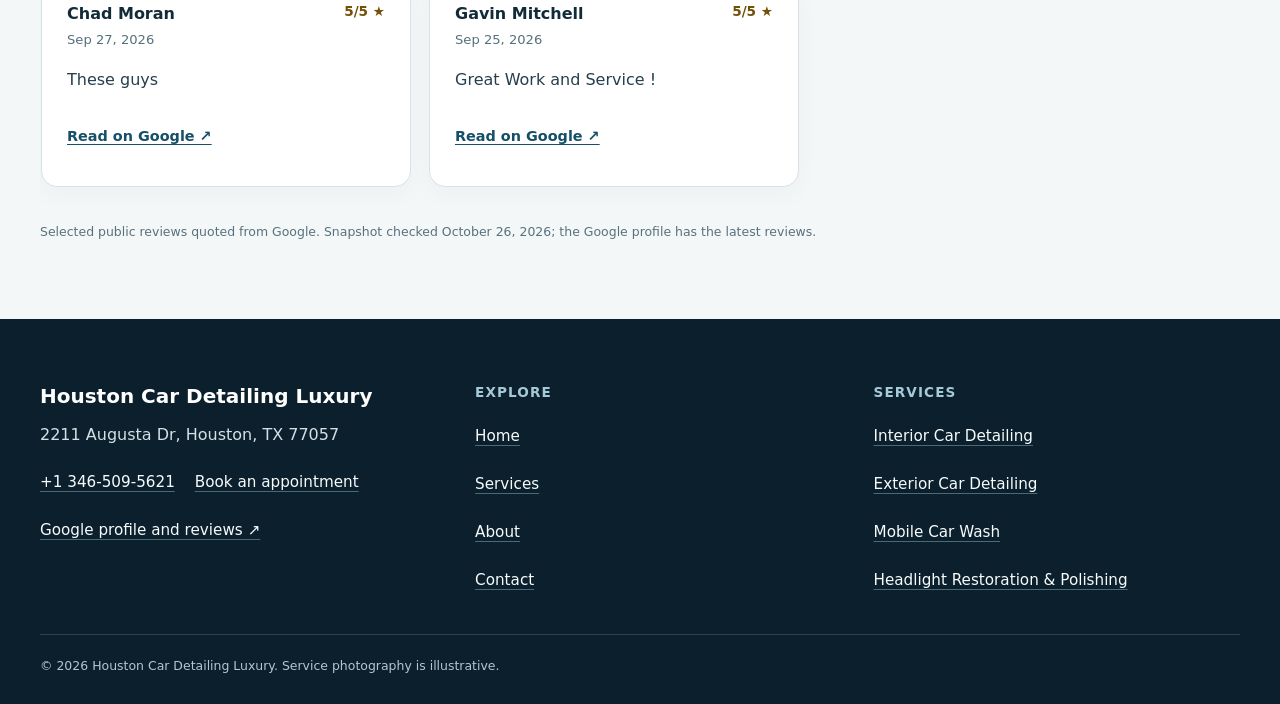
<file: about/index.html>
<!doctype html>
<html lang="en"><head>
  <meta charset="utf-8"><meta name="viewport" content="width=device-width,initial-scale=1">
  <title>About Houston Car Detailing Luxury | Houston, TX</title>
  <meta name="description" content="Verified identity, documented service scope, and appointment approach for Houston Car Detailing Luxury in Houston, TX.">
  <meta name="robots" content="index, follow, max-image-preview:large, max-snippet:-1">
  <link rel="canonical" href="https://houstoncardetailingluxury.shop/about/">
  <meta property="og:type" content="website"><meta property="og:title" content="About Houston Car Detailing Luxury | Houston, TX">
  <meta property="og:description" content="Verified identity, documented service scope, and appointment approach for Houston Car Detailing Luxury in Houston, TX."><meta property="og:url" content="https://houstoncardetailingluxury.shop/about/">
  <meta property="og:image" content="https://houstoncardetailingluxury.shop/assets/service-foam.jpg"><meta name="twitter:card" content="summary_large_image">
  <link rel="icon" href="/assets/favicon.svg"><link rel="stylesheet" href="/seo-pages.css"><script type="application/ld+json">{
  "@context": "https://schema.org",
  "@graph": [
    {
      "@type": "BreadcrumbList",
      "@id": "https://houstoncardetailingluxury.shop/about/#breadcrumb",
      "itemListElement": [
        {
          "@type": "ListItem",
          "position": 1,
          "name": "Home",
          "item": "https://houstoncardetailingluxury.shop/"
        },
        {
          "@type": "ListItem",
          "position": 2,
          "name": "About Houston Car Detailing Luxury | Houston, TX",
          "item": "https://houstoncardetailingluxury.shop/about/"
        }
      ]
    },
    {
      "@type": "WebPage",
      "@id": "https://houstoncardetailingluxury.shop/about/#webpage",
      "url": "https://houstoncardetailingluxury.shop/about/",
      "name": "About Houston Car Detailing Luxury | Houston, TX",
      "description": "Verified identity, documented service scope, and appointment approach for Houston Car Detailing Luxury in Houston, TX.",
      "breadcrumb": {
        "@id": "https://houstoncardetailingluxury.shop/about/#breadcrumb"
      },
      "isPartOf": {
        "@id": "https://houstoncardetailingluxury.shop/#website"
      },
      "about": {
        "@id": "https://houstoncardetailingluxury.shop/#business"
      }
    },
    {
      "@type": "ImageObject",
      "@id": "https://houstoncardetailingluxury.shop/about/#primaryimage",
      "contentUrl": "https://houstoncardetailingluxury.shop/assets/service-foam.jpg",
      "caption": "Illustrative vehicle detailing image for Houston Car Detailing Luxury",
      "representativeOfPage": true
    }
  ]
}</script>
<link rel="stylesheet" href="/portfolio-components.css">
</head><body style="--pilot-accent:#f4b942;--pilot-dark:#071b25;--pilot-paper:#fbfaf5">
<a class="skip-link" href="#content">Skip to content</a>
<header class="pilot-header"><a class="pilot-brand" href="/"><img src="/assets/logo.svg" width="48" height="48" alt=""><span>Houston Car Detailing Luxury</span></a>
<nav aria-label="Primary navigation"><a href="/services/">Services</a><a href="/about/">About</a><a href="/contact/">Contact</a><a class="pilot-call" href="tel:+13465095621">Call</a></nav></header>
<main id="content"><section class="pilot-hero text-only"><div><p class="eyebrow">About the business</p><h1>About Houston Car Detailing Luxury</h1><p class="pilot-answer">Houston Car Detailing Luxury offers mobile detailing with interior, exterior, wash, and headlight services. Use the service pages to compare the work, then discuss your vehicle and appointment location directly.</p></div></section><nav class="breadcrumbs" aria-label="Breadcrumb"><a href="/">Home</a><span>›</span><span>About</span></nav>
<section class="pilot-section pilot-grid"><div><h2>Start with the vehicle’s needs</h2><p>A useful detailing request starts with the part of the vehicle you want to improve. Interior vacuuming addresses accessible loose debris; seat shampooing and steam cleaning are discussed for suitable materials. Exterior washing addresses ordinary surface dirt. Waxing, clay treatment, and headlight polishing are separate choices to confirm in the quote.</p><p>Tell Houston Car Detailing Luxury what you see, what has already been tried, and which areas matter most. The service pages explain preparation, likely boundaries, and questions to ask before choosing the work.</p></div><aside><h2>Business contact</h2><p>2211 Augusta Dr, Houston, TX 77057</p><p><a href="tel:+13465095621">+1 346-509-5621</a></p><p>Confirm the actual mobile appointment location before arrival. The business address does not establish walk-in availability or permission to work at another property.</p></aside></section>
<section class="pilot-section tone"><h2>Make the appointment clear</h2><p>Describe the vehicle, its condition, and the result you are seeking. Ask which tasks are included, which are separate, and whether existing damage or a previous treatment limits suitability. Confirm the quote, appointment setting, and any preparation before the work begins.</p><p>If the vehicle will be needed soon afterward, mention that during booking. Moisture-based interior treatments, site access, and weather can affect the practical plan; a service name alone does not establish a fixed duration or drying time.</p></section>
<section class="pilot-section"><h2>Explore the services</h2><p>Compare <a href="/services/interior-car-detailing/">interior detailing</a>, <a href="/services/exterior-car-detailing/">exterior detailing</a>, <a href="/services/mobile-car-wash/">mobile washing</a>, and <a href="/services/headlight-restoration/">headlight polishing</a>. For a quote or appointment question, use the <a href="/contact/">contact page</a>.</p><p>Illustrative photos show types of detailing work. They are not a before-and-after record of a customer’s vehicle.</p></section>
<section class="pilot-cta"><div><p class="eyebrow">Confirm the vehicle and setting</p><h2>Choose a scope before the appointment starts.</h2><p>Call or book online to describe the vehicle condition, access, and requested service. Final suitability and scope are confirmed before work.</p></div><a class="pilot-button" href="https://cal.com/sumitdatta/auto-detail-service">Book an appointment</a></section>
<!-- PORTFOLIO-REVIEWS:START --><section class="portfolio-reviews" aria-labelledby="portfolio-reviews-title"><div class="portfolio-reviews__heading"><div><p class="portfolio-reviews__kicker">From Google customers</p><h2 id="portfolio-reviews-title">Houston Car Detailing Luxury customer reviews</h2><p class="portfolio-reviews__intro">Scroll through selected customer reviews, or <a href="https://www.google.com/maps?cid=9904093163438542299" target="_blank" rel="noopener noreferrer">view the Google profile</a>.</p></div><div class="portfolio-reviews__controls"><button type="button" data-reviews-prev aria-label="Previous reviews">←</button><button type="button" data-reviews-next aria-label="Next reviews">→</button></div></div><div class="portfolio-reviews__track" role="region" aria-label="Scrollable customer reviews" tabindex="0"><article class="portfolio-review"><div class="portfolio-review__meta"><div><span class="portfolio-review__author">Chad Moran</span><time datetime="2026-09-27">Sep 27, 2026</time></div><span class="portfolio-review__rating" aria-label="5 out of 5 stars">5/5 ★</span></div><blockquote><p>These guys</p></blockquote><a class="portfolio-review__source" href="https://www.google.com/maps/reviews/data=!4m8!14m7!1m6!2m5!1sCi9DQUlRQUNvZENodHljRjlvT2pWcVlXNXphRU5DUTBGQlFsbFRUV0o0WTB4aFRVRRAB!2m1!1s0x0:0x897268420d210ddb!3m1!1s2@1:CAIQACodChtycF9oOjVqYW5zaENCQ0FBQllTTWJ4Y0xhTUE%7C%7C?hl=en-US" target="_blank" rel="noopener noreferrer">Read on Google ↗</a></article><article class="portfolio-review"><div class="portfolio-review__meta"><div><span class="portfolio-review__author">Gavin Mitchell</span><time datetime="2026-09-25">Sep 25, 2026</time></div><span class="portfolio-review__rating" aria-label="5 out of 5 stars">5/5 ★</span></div><blockquote><p>Great Work and Service !</p></blockquote><a class="portfolio-review__source" href="https://www.google.com/maps/reviews/data=!4m8!14m7!1m6!2m5!1sCi9DQUlRQUNvZENodHljRjlvT21SZlFWRTROV2hWVGxKemRGTnhUbGRRWDJaZlpIYxAB!2m1!1s0x0:0x897268420d210ddb!3m1!1s2@1:CAIQACodChtycF9oOmRfQVE4NWhVTlJzdFNxTldQX2ZfZHc%7C%7C?hl=en-US" target="_blank" rel="noopener noreferrer">Read on Google ↗</a></article></div><p class="portfolio-reviews__note">Selected public reviews quoted from Google. Snapshot checked <time datetime="2026-10-26">October 26, 2026</time>; the Google profile has the latest reviews.</p></section><!-- PORTFOLIO-REVIEWS:END -->
</main><footer class="portfolio-footer"><div class="portfolio-footer__grid"><div><strong class="portfolio-footer__name">Houston Car Detailing Luxury</strong><address>2211 Augusta Dr, Houston, TX 77057</address><div class="portfolio-footer__contact"><a href="tel:+13465095621">+1 346-509-5621</a><a href="https://cal.com/sumitdatta/auto-detail-service">Book an appointment</a></div><a href="https://www.google.com/maps?cid=9904093163438542299" target="_blank" rel="noopener noreferrer">Google profile and reviews ↗</a></div><div><h2>Explore</h2><nav aria-label="Footer navigation"><a href="/">Home</a><a href="/services/">Services</a><a href="/about/">About</a><a href="/contact/">Contact</a></nav></div><div><h2>Services</h2><nav aria-label="Service pages"><a href="/services/interior-car-detailing/">Interior Car Detailing</a><a href="/services/exterior-car-detailing/">Exterior Car Detailing</a><a href="/services/mobile-car-wash/">Mobile Car Wash</a><a href="/services/headlight-restoration/">Headlight Restoration &amp; Polishing</a></nav></div></div><p class="portfolio-footer__bottom">© <span id="year">2026</span> Houston Car Detailing Luxury. Service photography is illustrative.</p></footer>
<script src="/portfolio-components.js" defer></script>
</body></html>
</file>
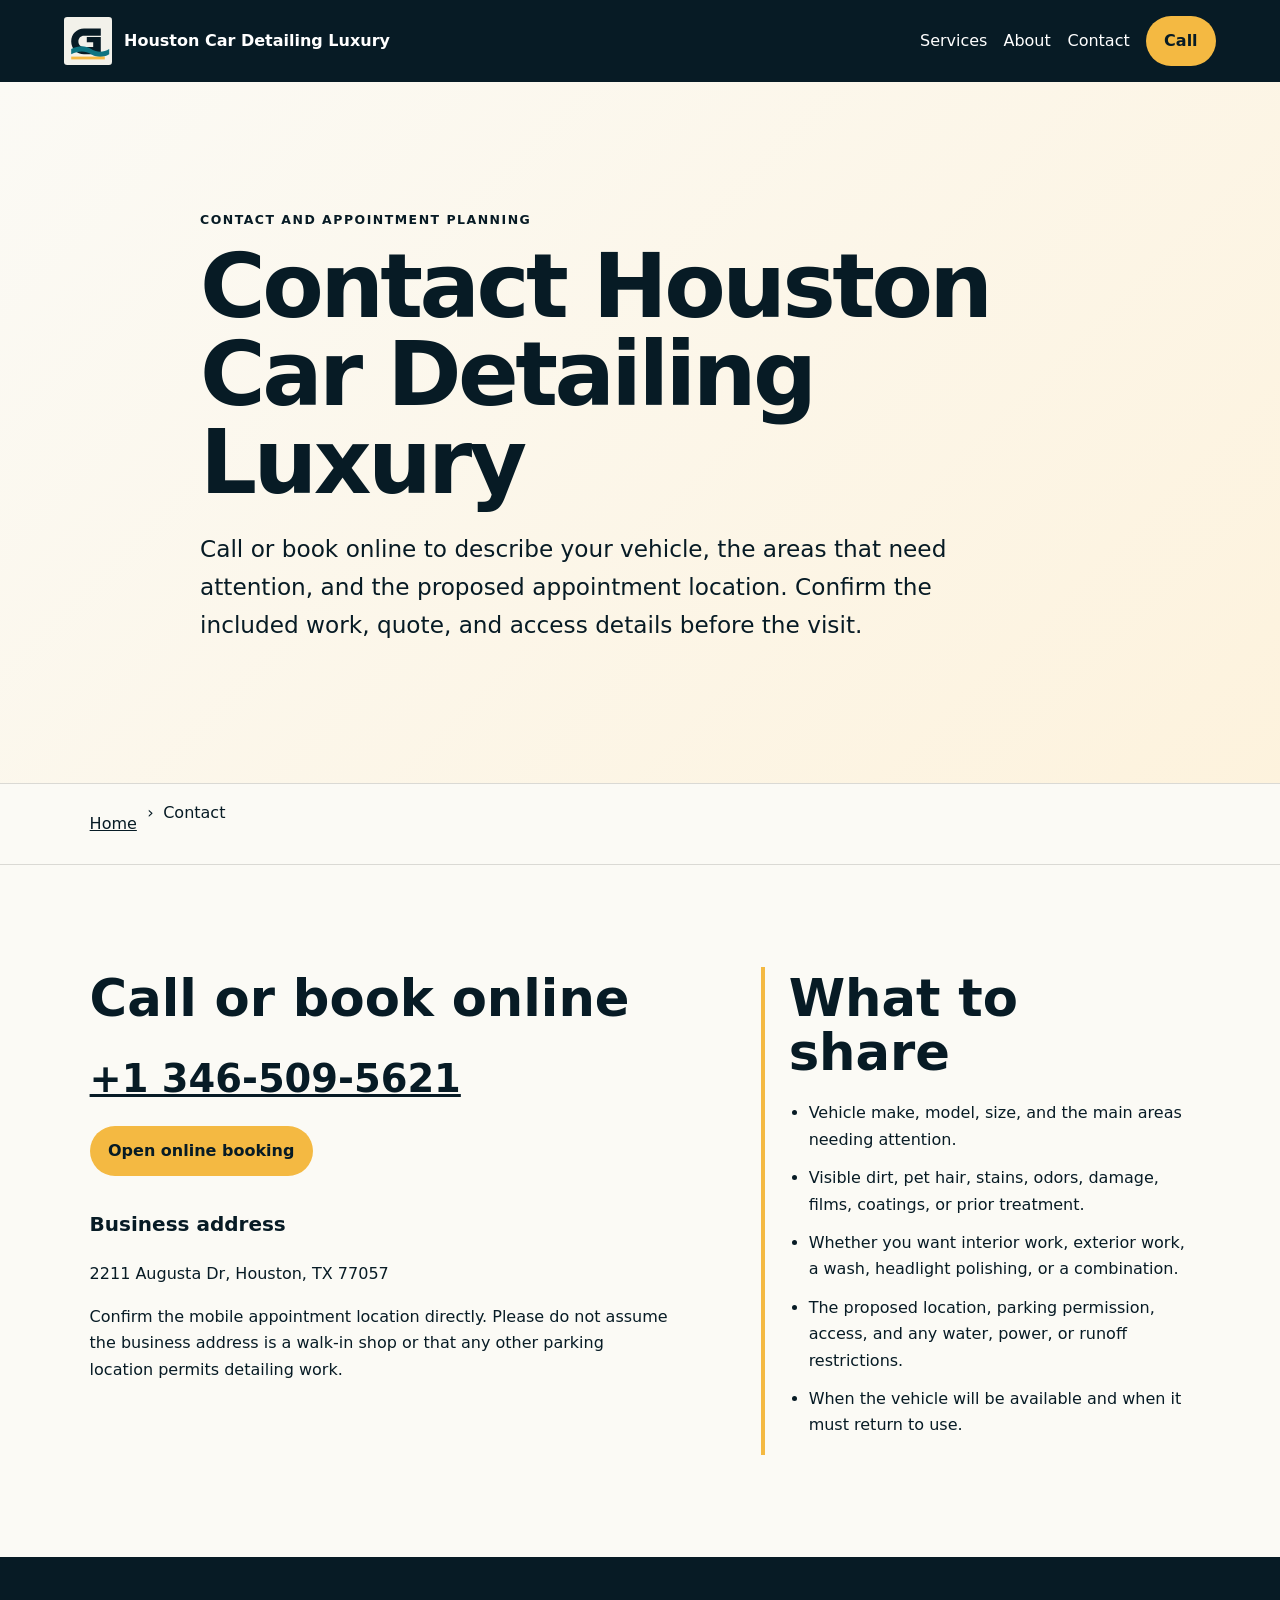
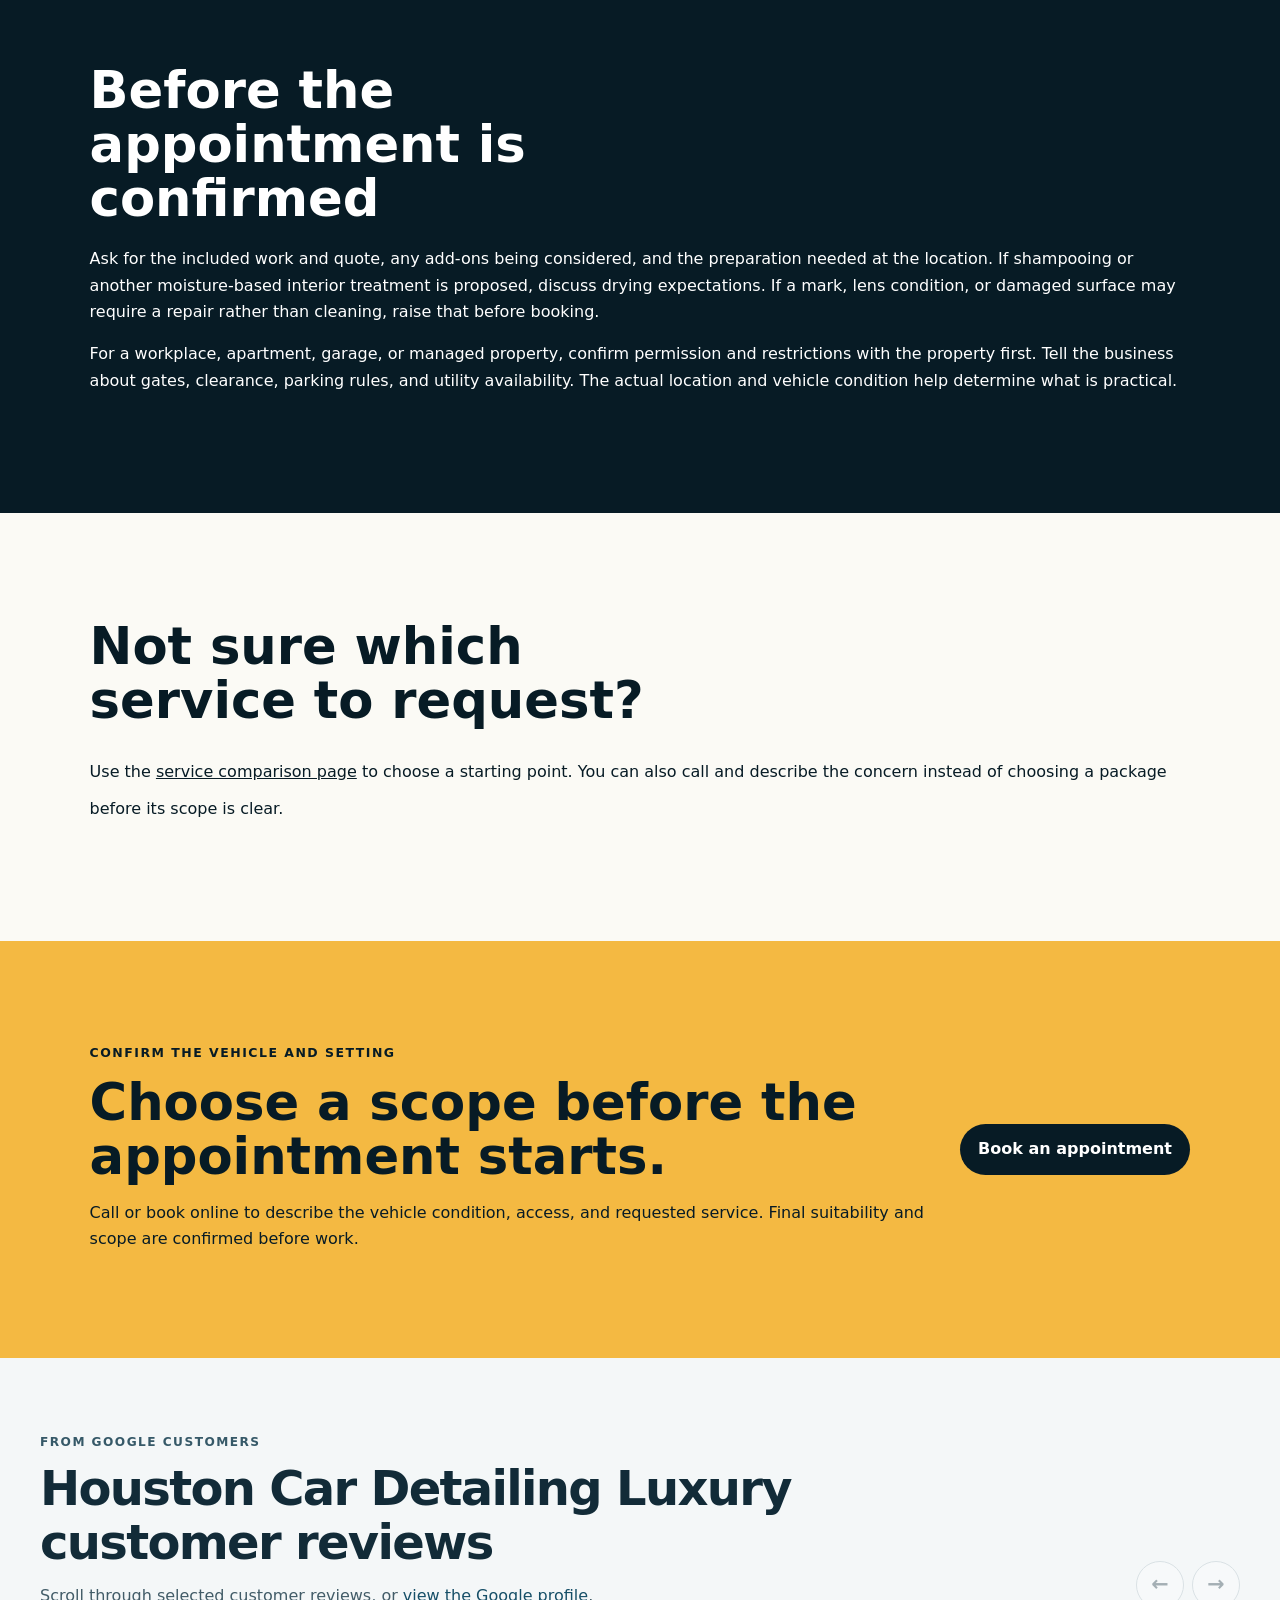
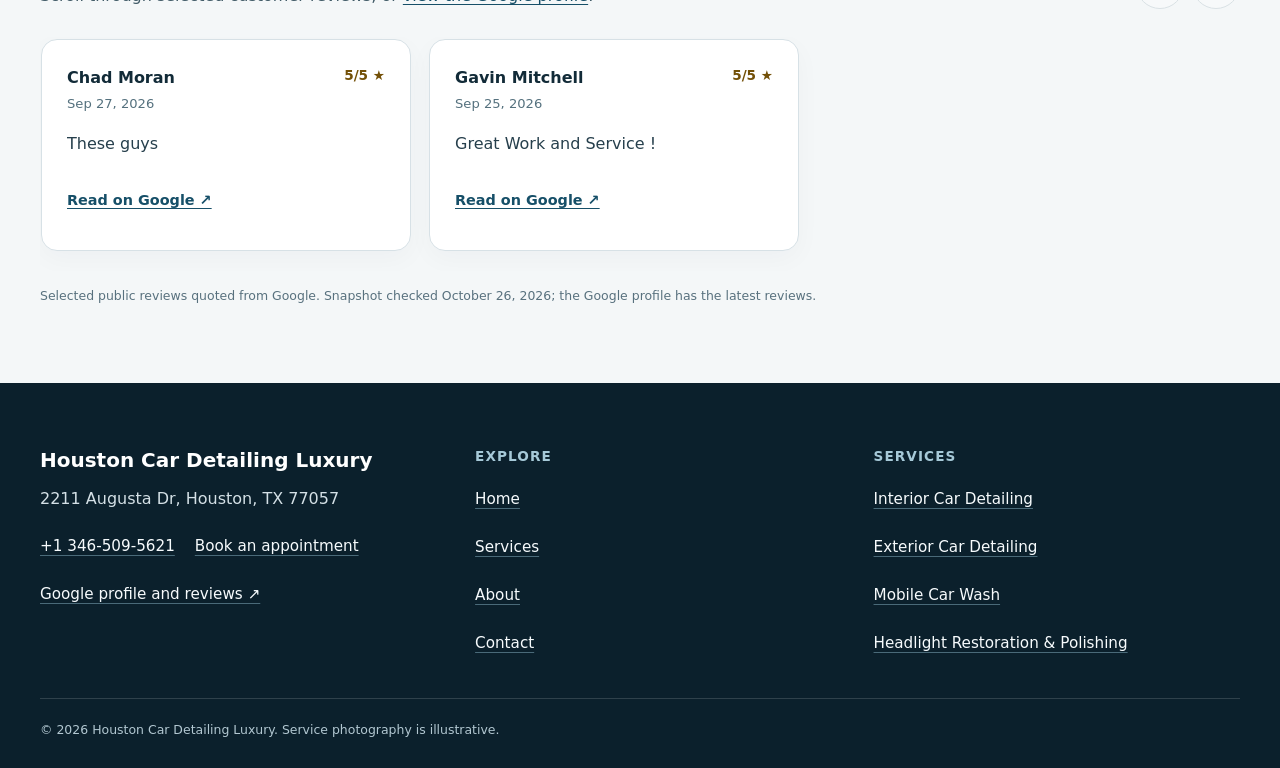
<file: contact/index.html>
<!doctype html>
<html lang="en"><head>
  <meta charset="utf-8"><meta name="viewport" content="width=device-width,initial-scale=1">
  <title>Contact Houston Car Detailing Luxury | Houston, TX</title>
  <meta name="description" content="Call or book Houston Car Detailing Luxury and confirm vehicle condition, access, and mobile detailing scope in Houston, TX.">
  <meta name="robots" content="index, follow, max-image-preview:large, max-snippet:-1">
  <link rel="canonical" href="https://houstoncardetailingluxury.shop/contact/">
  <meta property="og:type" content="website"><meta property="og:title" content="Contact Houston Car Detailing Luxury | Houston, TX">
  <meta property="og:description" content="Call or book Houston Car Detailing Luxury and confirm vehicle condition, access, and mobile detailing scope in Houston, TX."><meta property="og:url" content="https://houstoncardetailingluxury.shop/contact/">
  <meta property="og:image" content="https://houstoncardetailingluxury.shop/assets/service-foam.jpg"><meta name="twitter:card" content="summary_large_image">
  <link rel="icon" href="/assets/favicon.svg"><link rel="stylesheet" href="/seo-pages.css"><script type="application/ld+json">{
  "@context": "https://schema.org",
  "@graph": [
    {
      "@type": "BreadcrumbList",
      "@id": "https://houstoncardetailingluxury.shop/contact/#breadcrumb",
      "itemListElement": [
        {
          "@type": "ListItem",
          "position": 1,
          "name": "Home",
          "item": "https://houstoncardetailingluxury.shop/"
        },
        {
          "@type": "ListItem",
          "position": 2,
          "name": "Contact Houston Car Detailing Luxury | Houston, TX",
          "item": "https://houstoncardetailingluxury.shop/contact/"
        }
      ]
    },
    {
      "@type": "WebPage",
      "@id": "https://houstoncardetailingluxury.shop/contact/#webpage",
      "url": "https://houstoncardetailingluxury.shop/contact/",
      "name": "Contact Houston Car Detailing Luxury | Houston, TX",
      "description": "Call or book Houston Car Detailing Luxury and confirm vehicle condition, access, and mobile detailing scope in Houston, TX.",
      "breadcrumb": {
        "@id": "https://houstoncardetailingluxury.shop/contact/#breadcrumb"
      },
      "isPartOf": {
        "@id": "https://houstoncardetailingluxury.shop/#website"
      },
      "about": {
        "@id": "https://houstoncardetailingluxury.shop/#business"
      }
    },
    {
      "@type": "ImageObject",
      "@id": "https://houstoncardetailingluxury.shop/contact/#primaryimage",
      "contentUrl": "https://houstoncardetailingluxury.shop/assets/service-foam.jpg",
      "caption": "Illustrative vehicle detailing image for Houston Car Detailing Luxury",
      "representativeOfPage": true
    }
  ]
}</script>
<link rel="stylesheet" href="/portfolio-components.css">
</head><body style="--pilot-accent:#f4b942;--pilot-dark:#071b25;--pilot-paper:#fbfaf5">
<a class="skip-link" href="#content">Skip to content</a>
<header class="pilot-header"><a class="pilot-brand" href="/"><img src="/assets/logo.svg" width="48" height="48" alt=""><span>Houston Car Detailing Luxury</span></a>
<nav aria-label="Primary navigation"><a href="/services/">Services</a><a href="/about/">About</a><a href="/contact/">Contact</a><a class="pilot-call" href="tel:+13465095621">Call</a></nav></header>
<main id="content"><section class="pilot-hero text-only"><div><p class="eyebrow">Contact and appointment planning</p><h1>Contact Houston Car Detailing Luxury</h1><p class="pilot-answer">Call or book online to describe your vehicle, the areas that need attention, and the proposed appointment location. Confirm the included work, quote, and access details before the visit.</p></div></section><nav class="breadcrumbs" aria-label="Breadcrumb"><a href="/">Home</a><span>›</span><span>Contact</span></nav>
<section class="pilot-section pilot-grid"><div><h2>Call or book online</h2><p><a class="large-link" href="tel:+13465095621">+1 346-509-5621</a></p><p><a class="pilot-button" href="https://cal.com/sumitdatta/auto-detail-service">Open online booking</a></p><h3>Business address</h3><p>2211 Augusta Dr, Houston, TX 77057</p><p>Confirm the mobile appointment location directly. Please do not assume the business address is a walk-in shop or that any other parking location permits detailing work.</p></div><aside><h2>What to share</h2><ul class="checklist"><li>Vehicle make, model, size, and the main areas needing attention.</li><li>Visible dirt, pet hair, stains, odors, damage, films, coatings, or prior treatment.</li><li>Whether you want interior work, exterior work, a wash, headlight polishing, or a combination.</li><li>The proposed location, parking permission, access, and any water, power, or runoff restrictions.</li><li>When the vehicle will be available and when it must return to use.</li></ul></aside></section>
<section class="pilot-section tone"><h2>Before the appointment is confirmed</h2><p>Ask for the included work and quote, any add-ons being considered, and the preparation needed at the location. If shampooing or another moisture-based interior treatment is proposed, discuss drying expectations. If a mark, lens condition, or damaged surface may require a repair rather than cleaning, raise that before booking.</p><p>For a workplace, apartment, garage, or managed property, confirm permission and restrictions with the property first. Tell the business about gates, clearance, parking rules, and utility availability. The actual location and vehicle condition help determine what is practical.</p></section>
<section class="pilot-section"><h2>Not sure which service to request?</h2><p>Use the <a href="/services/">service comparison page</a> to choose a starting point. You can also call and describe the concern instead of choosing a package before its scope is clear.</p></section>
<section class="pilot-cta"><div><p class="eyebrow">Confirm the vehicle and setting</p><h2>Choose a scope before the appointment starts.</h2><p>Call or book online to describe the vehicle condition, access, and requested service. Final suitability and scope are confirmed before work.</p></div><a class="pilot-button" href="https://cal.com/sumitdatta/auto-detail-service">Book an appointment</a></section>
<!-- PORTFOLIO-REVIEWS:START --><section class="portfolio-reviews" aria-labelledby="portfolio-reviews-title"><div class="portfolio-reviews__heading"><div><p class="portfolio-reviews__kicker">From Google customers</p><h2 id="portfolio-reviews-title">Houston Car Detailing Luxury customer reviews</h2><p class="portfolio-reviews__intro">Scroll through selected customer reviews, or <a href="https://www.google.com/maps?cid=9904093163438542299" target="_blank" rel="noopener noreferrer">view the Google profile</a>.</p></div><div class="portfolio-reviews__controls"><button type="button" data-reviews-prev aria-label="Previous reviews">←</button><button type="button" data-reviews-next aria-label="Next reviews">→</button></div></div><div class="portfolio-reviews__track" role="region" aria-label="Scrollable customer reviews" tabindex="0"><article class="portfolio-review"><div class="portfolio-review__meta"><div><span class="portfolio-review__author">Chad Moran</span><time datetime="2026-09-27">Sep 27, 2026</time></div><span class="portfolio-review__rating" aria-label="5 out of 5 stars">5/5 ★</span></div><blockquote><p>These guys</p></blockquote><a class="portfolio-review__source" href="https://www.google.com/maps/reviews/data=!4m8!14m7!1m6!2m5!1sCi9DQUlRQUNvZENodHljRjlvT2pWcVlXNXphRU5DUTBGQlFsbFRUV0o0WTB4aFRVRRAB!2m1!1s0x0:0x897268420d210ddb!3m1!1s2@1:CAIQACodChtycF9oOjVqYW5zaENCQ0FBQllTTWJ4Y0xhTUE%7C%7C?hl=en-US" target="_blank" rel="noopener noreferrer">Read on Google ↗</a></article><article class="portfolio-review"><div class="portfolio-review__meta"><div><span class="portfolio-review__author">Gavin Mitchell</span><time datetime="2026-09-25">Sep 25, 2026</time></div><span class="portfolio-review__rating" aria-label="5 out of 5 stars">5/5 ★</span></div><blockquote><p>Great Work and Service !</p></blockquote><a class="portfolio-review__source" href="https://www.google.com/maps/reviews/data=!4m8!14m7!1m6!2m5!1sCi9DQUlRQUNvZENodHljRjlvT21SZlFWRTROV2hWVGxKemRGTnhUbGRRWDJaZlpIYxAB!2m1!1s0x0:0x897268420d210ddb!3m1!1s2@1:CAIQACodChtycF9oOmRfQVE4NWhVTlJzdFNxTldQX2ZfZHc%7C%7C?hl=en-US" target="_blank" rel="noopener noreferrer">Read on Google ↗</a></article></div><p class="portfolio-reviews__note">Selected public reviews quoted from Google. Snapshot checked <time datetime="2026-10-26">October 26, 2026</time>; the Google profile has the latest reviews.</p></section><!-- PORTFOLIO-REVIEWS:END -->
</main><footer class="portfolio-footer"><div class="portfolio-footer__grid"><div><strong class="portfolio-footer__name">Houston Car Detailing Luxury</strong><address>2211 Augusta Dr, Houston, TX 77057</address><div class="portfolio-footer__contact"><a href="tel:+13465095621">+1 346-509-5621</a><a href="https://cal.com/sumitdatta/auto-detail-service">Book an appointment</a></div><a href="https://www.google.com/maps?cid=9904093163438542299" target="_blank" rel="noopener noreferrer">Google profile and reviews ↗</a></div><div><h2>Explore</h2><nav aria-label="Footer navigation"><a href="/">Home</a><a href="/services/">Services</a><a href="/about/">About</a><a href="/contact/">Contact</a></nav></div><div><h2>Services</h2><nav aria-label="Service pages"><a href="/services/interior-car-detailing/">Interior Car Detailing</a><a href="/services/exterior-car-detailing/">Exterior Car Detailing</a><a href="/services/mobile-car-wash/">Mobile Car Wash</a><a href="/services/headlight-restoration/">Headlight Restoration &amp; Polishing</a></nav></div></div><p class="portfolio-footer__bottom">© <span id="year">2026</span> Houston Car Detailing Luxury. Service photography is illustrative.</p></footer>
<script src="/portfolio-components.js" defer></script>
</body></html>
</file>
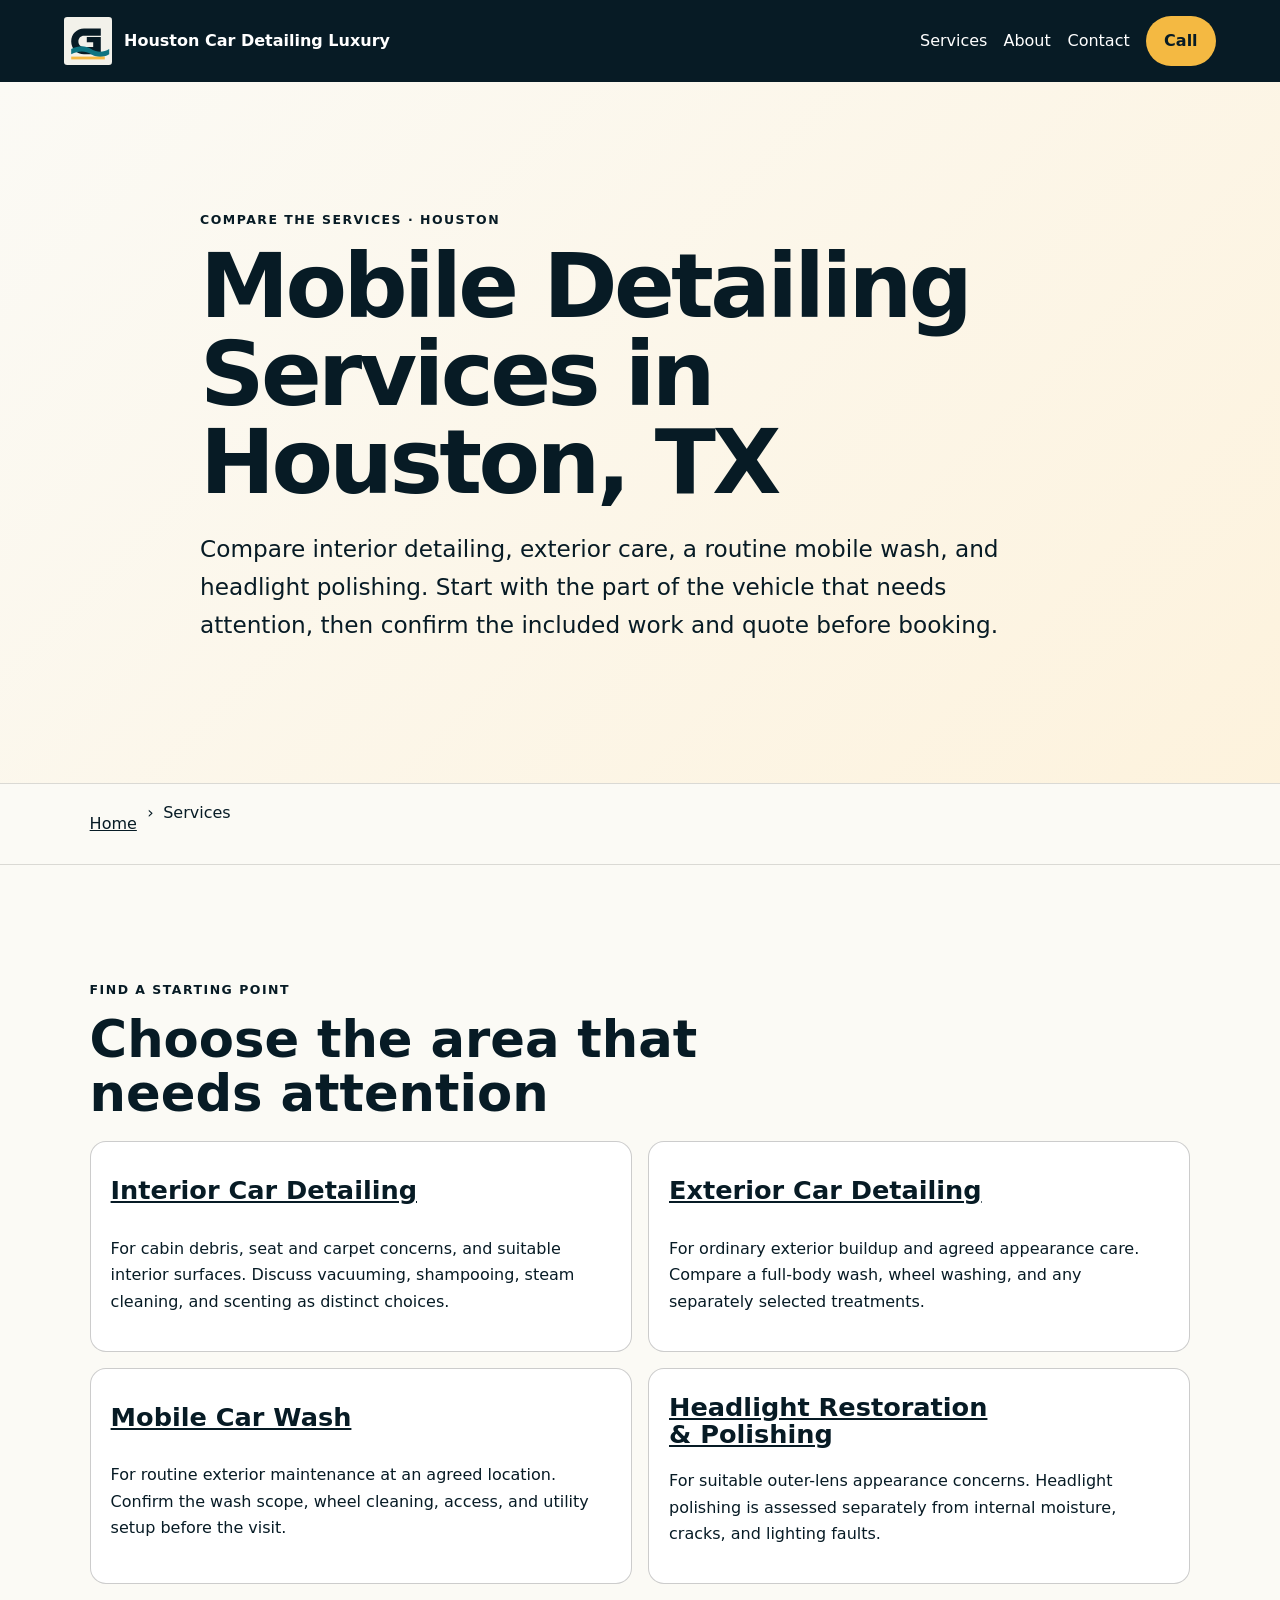
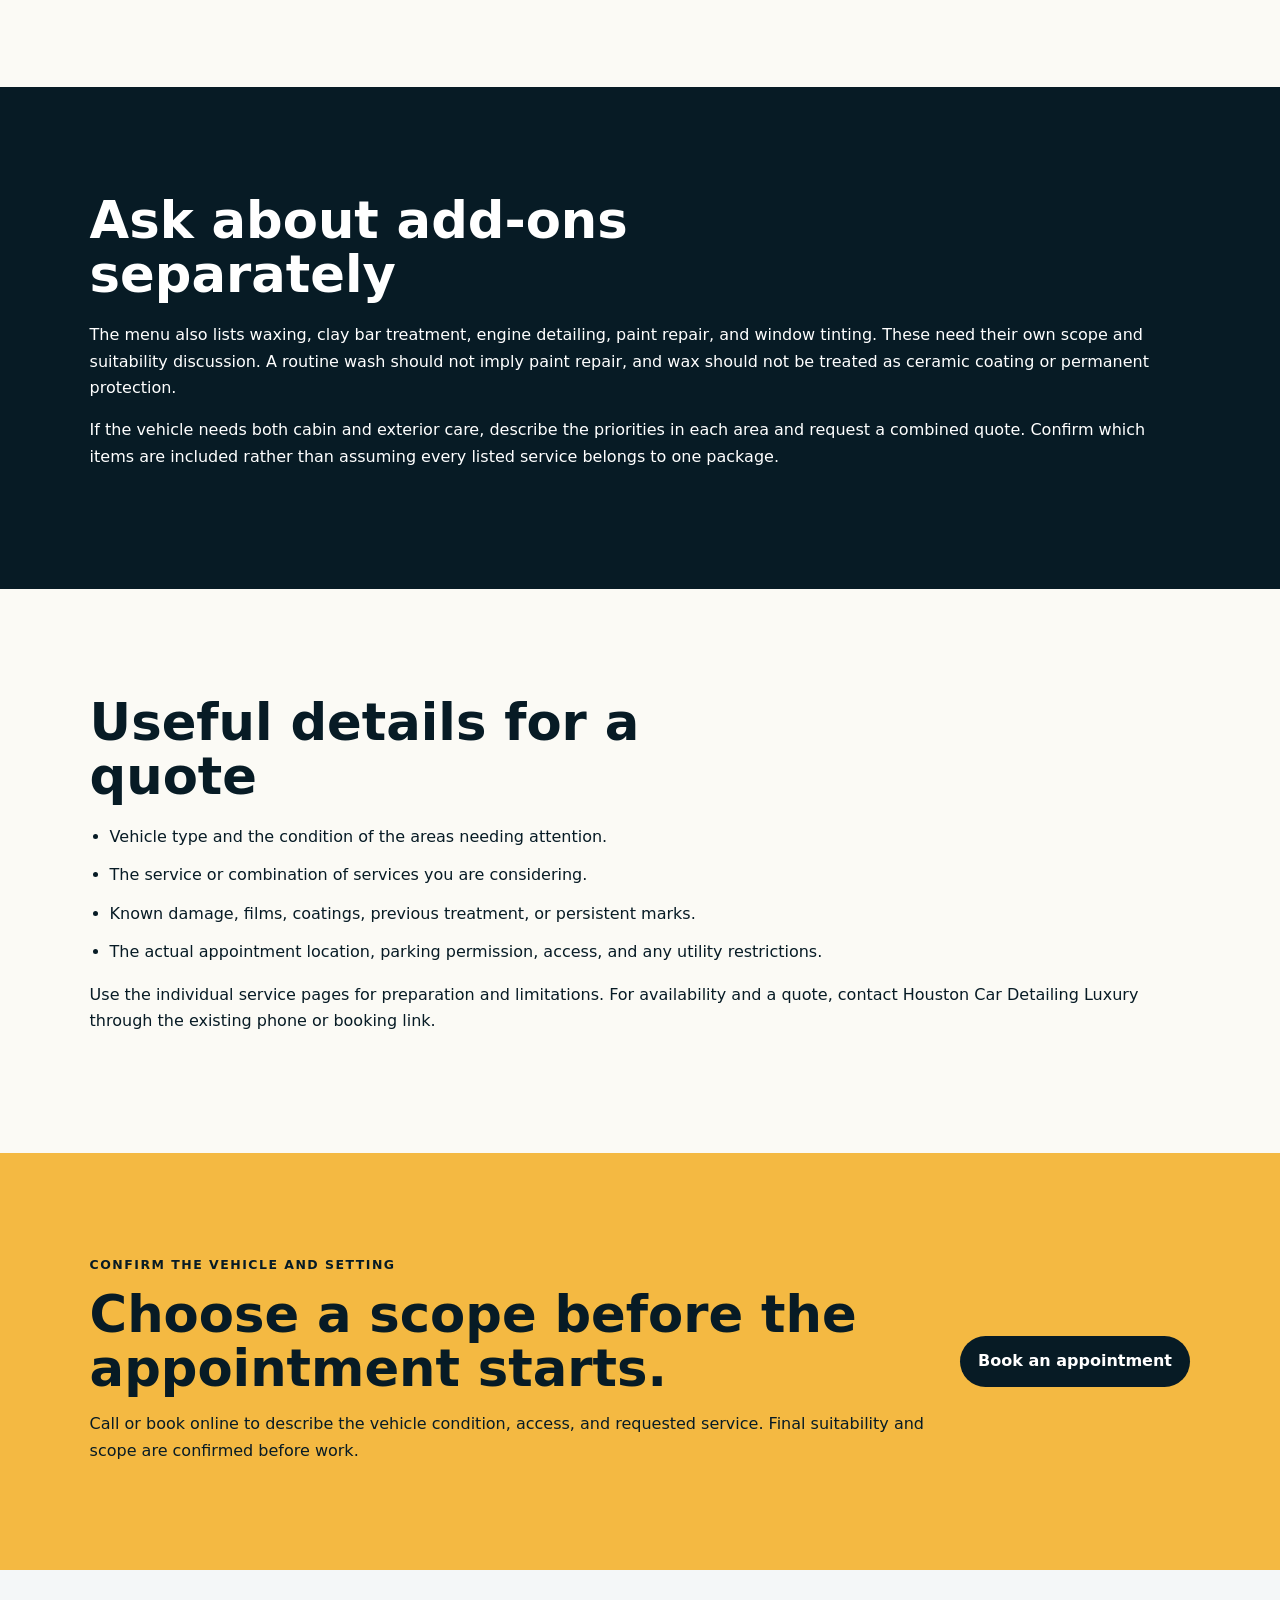
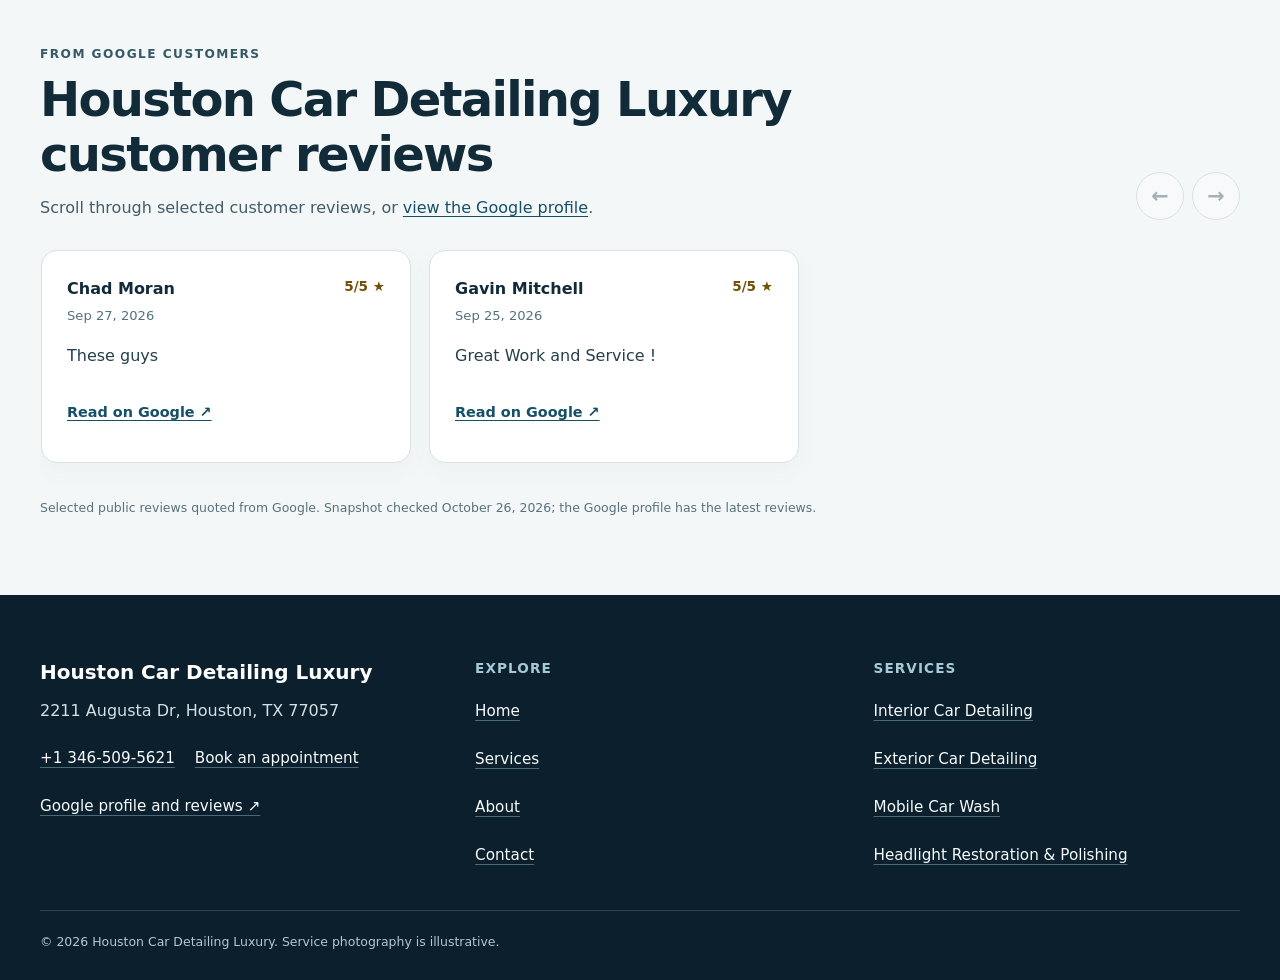
<file: services/index.html>
<!doctype html>
<html lang="en"><head>
  <meta charset="utf-8"><meta name="viewport" content="width=device-width,initial-scale=1">
  <title>Mobile Detailing Services in Houston, TX | Houston Car Detailing Luxury</title>
  <meta name="description" content="Compare documented mobile detailing services from Houston Car Detailing Luxury in Houston, TX and confirm vehicle condition before booking.">
  <meta name="robots" content="index, follow, max-image-preview:large, max-snippet:-1">
  <link rel="canonical" href="https://houstoncardetailingluxury.shop/services/">
  <meta property="og:type" content="website"><meta property="og:title" content="Mobile Detailing Services in Houston, TX | Houston Car Detailing Luxury">
  <meta property="og:description" content="Compare documented mobile detailing services from Houston Car Detailing Luxury in Houston, TX and confirm vehicle condition before booking."><meta property="og:url" content="https://houstoncardetailingluxury.shop/services/">
  <meta property="og:image" content="https://houstoncardetailingluxury.shop/assets/service-foam.jpg"><meta name="twitter:card" content="summary_large_image">
  <link rel="icon" href="/assets/favicon.svg"><link rel="stylesheet" href="/seo-pages.css"><script type="application/ld+json">{
  "@context": "https://schema.org",
  "@graph": [
    {
      "@type": "BreadcrumbList",
      "@id": "https://houstoncardetailingluxury.shop/services/#breadcrumb",
      "itemListElement": [
        {
          "@type": "ListItem",
          "position": 1,
          "name": "Home",
          "item": "https://houstoncardetailingluxury.shop/"
        },
        {
          "@type": "ListItem",
          "position": 2,
          "name": "Services",
          "item": "https://houstoncardetailingluxury.shop/services/"
        }
      ]
    },
    {
      "@type": "WebPage",
      "@id": "https://houstoncardetailingluxury.shop/services/#webpage",
      "url": "https://houstoncardetailingluxury.shop/services/",
      "name": "Mobile Detailing Services in Houston, TX | Houston Car Detailing Luxury",
      "description": "Compare documented mobile detailing services from Houston Car Detailing Luxury in Houston, TX and confirm vehicle condition before booking.",
      "breadcrumb": {
        "@id": "https://houstoncardetailingluxury.shop/services/#breadcrumb"
      },
      "isPartOf": {
        "@id": "https://houstoncardetailingluxury.shop/#website"
      },
      "about": {
        "@id": "https://houstoncardetailingluxury.shop/#business"
      }
    },
    {
      "@type": "ImageObject",
      "@id": "https://houstoncardetailingluxury.shop/services/#primaryimage",
      "contentUrl": "https://houstoncardetailingluxury.shop/assets/service-foam.jpg",
      "caption": "Illustrative vehicle detailing image for Houston Car Detailing Luxury",
      "representativeOfPage": true
    }
  ]
}</script>
<link rel="stylesheet" href="/portfolio-components.css">
</head><body style="--pilot-accent:#f4b942;--pilot-dark:#071b25;--pilot-paper:#fbfaf5">
<a class="skip-link" href="#content">Skip to content</a>
<header class="pilot-header"><a class="pilot-brand" href="/"><img src="/assets/logo.svg" width="48" height="48" alt=""><span>Houston Car Detailing Luxury</span></a>
<nav aria-label="Primary navigation"><a href="/services/">Services</a><a href="/about/">About</a><a href="/contact/">Contact</a><a class="pilot-call" href="tel:+13465095621">Call</a></nav></header>
<main id="content"><section class="pilot-hero text-only"><div><p class="eyebrow">Compare the services · Houston</p><h1>Mobile Detailing Services in Houston, TX</h1><p class="pilot-answer">Compare interior detailing, exterior care, a routine mobile wash, and headlight polishing. Start with the part of the vehicle that needs attention, then confirm the included work and quote before booking.</p></div></section>
<nav class="breadcrumbs" aria-label="Breadcrumb"><a href="/">Home</a><span>›</span><span>Services</span></nav>
<section class="pilot-section"><p class="eyebrow">Find a starting point</p><h2>Choose the area that needs attention</h2><div class="service-cards"><article><h2><a href="/services/interior-car-detailing/">Interior Car Detailing</a></h2><p>For cabin debris, seat and carpet concerns, and suitable interior surfaces. Discuss vacuuming, shampooing, steam cleaning, and scenting as distinct choices.</p></article><article><h2><a href="/services/exterior-car-detailing/">Exterior Car Detailing</a></h2><p>For ordinary exterior buildup and agreed appearance care. Compare a full-body wash, wheel washing, and any separately selected treatments.</p></article><article><h2><a href="/services/mobile-car-wash/">Mobile Car Wash</a></h2><p>For routine exterior maintenance at an agreed location. Confirm the wash scope, wheel cleaning, access, and utility setup before the visit.</p></article><article><h2><a href="/services/headlight-restoration/">Headlight Restoration &amp; Polishing</a></h2><p>For suitable outer-lens appearance concerns. Headlight polishing is assessed separately from internal moisture, cracks, and lighting faults.</p></article></div></section>
<section class="pilot-section tone"><h2>Ask about add-ons separately</h2><p>The menu also lists waxing, clay bar treatment, engine detailing, paint repair, and window tinting. These need their own scope and suitability discussion. A routine wash should not imply paint repair, and wax should not be treated as ceramic coating or permanent protection.</p><p>If the vehicle needs both cabin and exterior care, describe the priorities in each area and request a combined quote. Confirm which items are included rather than assuming every listed service belongs to one package.</p></section>
<section class="pilot-section"><h2>Useful details for a quote</h2><ul class="checklist"><li>Vehicle type and the condition of the areas needing attention.</li><li>The service or combination of services you are considering.</li><li>Known damage, films, coatings, previous treatment, or persistent marks.</li><li>The actual appointment location, parking permission, access, and any utility restrictions.</li></ul><p>Use the individual service pages for preparation and limitations. For availability and a quote, contact Houston Car Detailing Luxury through the existing phone or booking link.</p></section>
<section class="pilot-cta"><div><p class="eyebrow">Confirm the vehicle and setting</p><h2>Choose a scope before the appointment starts.</h2><p>Call or book online to describe the vehicle condition, access, and requested service. Final suitability and scope are confirmed before work.</p></div><a class="pilot-button" href="https://cal.com/sumitdatta/auto-detail-service">Book an appointment</a></section>
<!-- PORTFOLIO-REVIEWS:START --><section class="portfolio-reviews" aria-labelledby="portfolio-reviews-title"><div class="portfolio-reviews__heading"><div><p class="portfolio-reviews__kicker">From Google customers</p><h2 id="portfolio-reviews-title">Houston Car Detailing Luxury customer reviews</h2><p class="portfolio-reviews__intro">Scroll through selected customer reviews, or <a href="https://www.google.com/maps?cid=9904093163438542299" target="_blank" rel="noopener noreferrer">view the Google profile</a>.</p></div><div class="portfolio-reviews__controls"><button type="button" data-reviews-prev aria-label="Previous reviews">←</button><button type="button" data-reviews-next aria-label="Next reviews">→</button></div></div><div class="portfolio-reviews__track" role="region" aria-label="Scrollable customer reviews" tabindex="0"><article class="portfolio-review"><div class="portfolio-review__meta"><div><span class="portfolio-review__author">Chad Moran</span><time datetime="2026-09-27">Sep 27, 2026</time></div><span class="portfolio-review__rating" aria-label="5 out of 5 stars">5/5 ★</span></div><blockquote><p>These guys</p></blockquote><a class="portfolio-review__source" href="https://www.google.com/maps/reviews/data=!4m8!14m7!1m6!2m5!1sCi9DQUlRQUNvZENodHljRjlvT2pWcVlXNXphRU5DUTBGQlFsbFRUV0o0WTB4aFRVRRAB!2m1!1s0x0:0x897268420d210ddb!3m1!1s2@1:CAIQACodChtycF9oOjVqYW5zaENCQ0FBQllTTWJ4Y0xhTUE%7C%7C?hl=en-US" target="_blank" rel="noopener noreferrer">Read on Google ↗</a></article><article class="portfolio-review"><div class="portfolio-review__meta"><div><span class="portfolio-review__author">Gavin Mitchell</span><time datetime="2026-09-25">Sep 25, 2026</time></div><span class="portfolio-review__rating" aria-label="5 out of 5 stars">5/5 ★</span></div><blockquote><p>Great Work and Service !</p></blockquote><a class="portfolio-review__source" href="https://www.google.com/maps/reviews/data=!4m8!14m7!1m6!2m5!1sCi9DQUlRQUNvZENodHljRjlvT21SZlFWRTROV2hWVGxKemRGTnhUbGRRWDJaZlpIYxAB!2m1!1s0x0:0x897268420d210ddb!3m1!1s2@1:CAIQACodChtycF9oOmRfQVE4NWhVTlJzdFNxTldQX2ZfZHc%7C%7C?hl=en-US" target="_blank" rel="noopener noreferrer">Read on Google ↗</a></article></div><p class="portfolio-reviews__note">Selected public reviews quoted from Google. Snapshot checked <time datetime="2026-10-26">October 26, 2026</time>; the Google profile has the latest reviews.</p></section><!-- PORTFOLIO-REVIEWS:END -->
</main><footer class="portfolio-footer"><div class="portfolio-footer__grid"><div><strong class="portfolio-footer__name">Houston Car Detailing Luxury</strong><address>2211 Augusta Dr, Houston, TX 77057</address><div class="portfolio-footer__contact"><a href="tel:+13465095621">+1 346-509-5621</a><a href="https://cal.com/sumitdatta/auto-detail-service">Book an appointment</a></div><a href="https://www.google.com/maps?cid=9904093163438542299" target="_blank" rel="noopener noreferrer">Google profile and reviews ↗</a></div><div><h2>Explore</h2><nav aria-label="Footer navigation"><a href="/">Home</a><a href="/services/">Services</a><a href="/about/">About</a><a href="/contact/">Contact</a></nav></div><div><h2>Services</h2><nav aria-label="Service pages"><a href="/services/interior-car-detailing/">Interior Car Detailing</a><a href="/services/exterior-car-detailing/">Exterior Car Detailing</a><a href="/services/mobile-car-wash/">Mobile Car Wash</a><a href="/services/headlight-restoration/">Headlight Restoration &amp; Polishing</a></nav></div></div><p class="portfolio-footer__bottom">© <span id="year">2026</span> Houston Car Detailing Luxury. Service photography is illustrative.</p></footer>
<script src="/portfolio-components.js" defer></script>
</body></html>
</file>
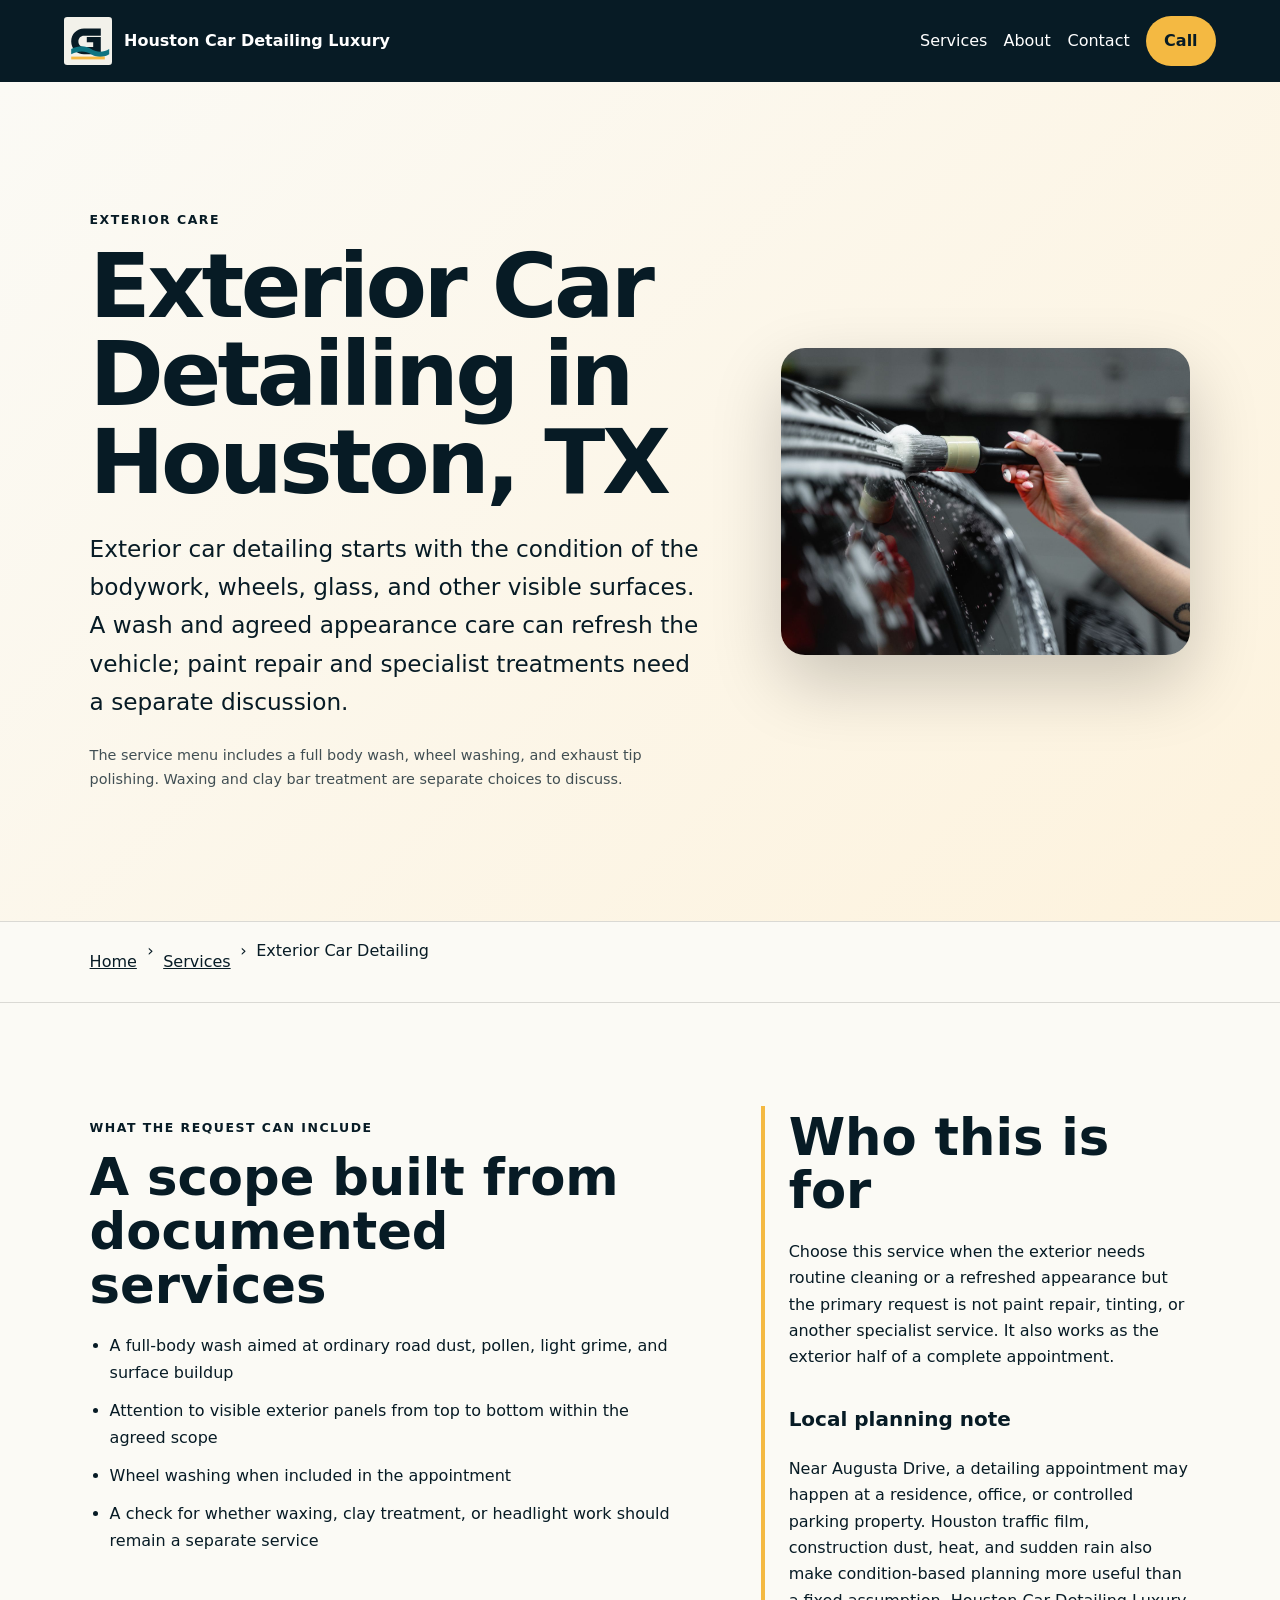
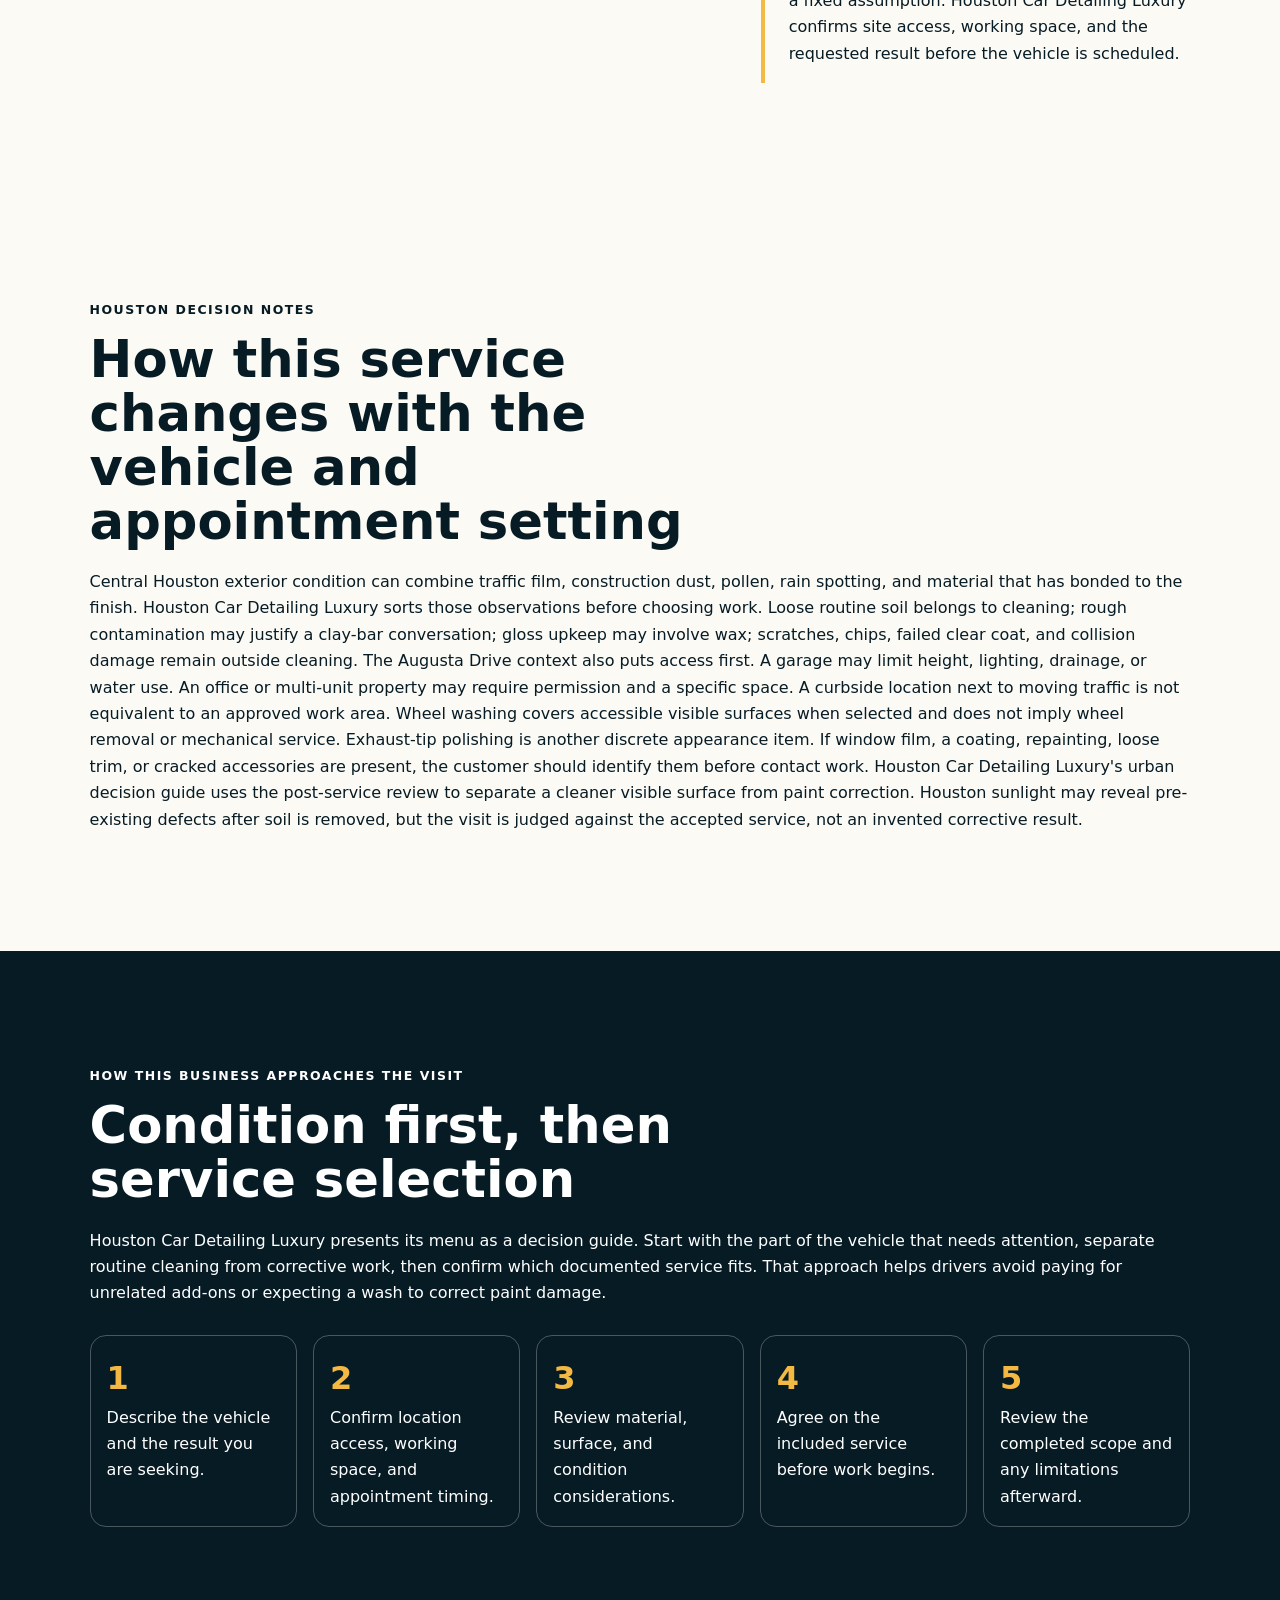
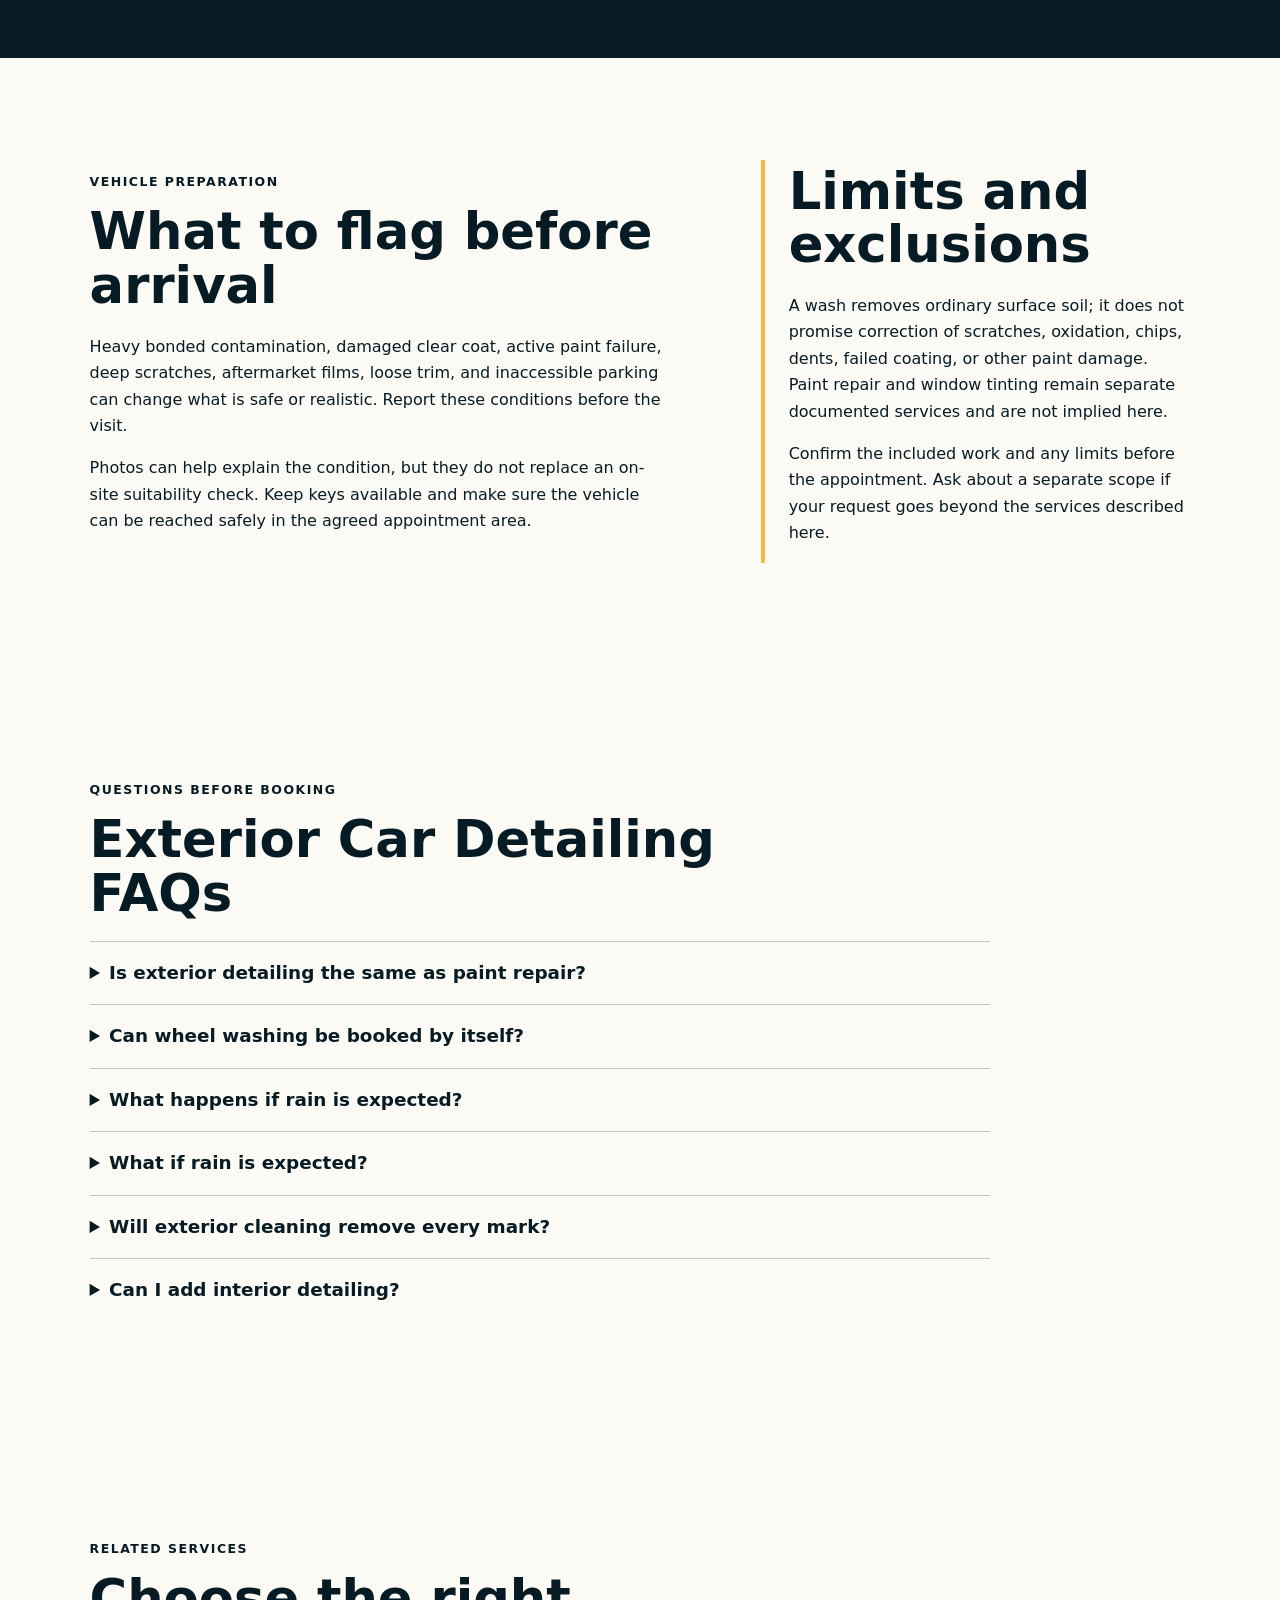
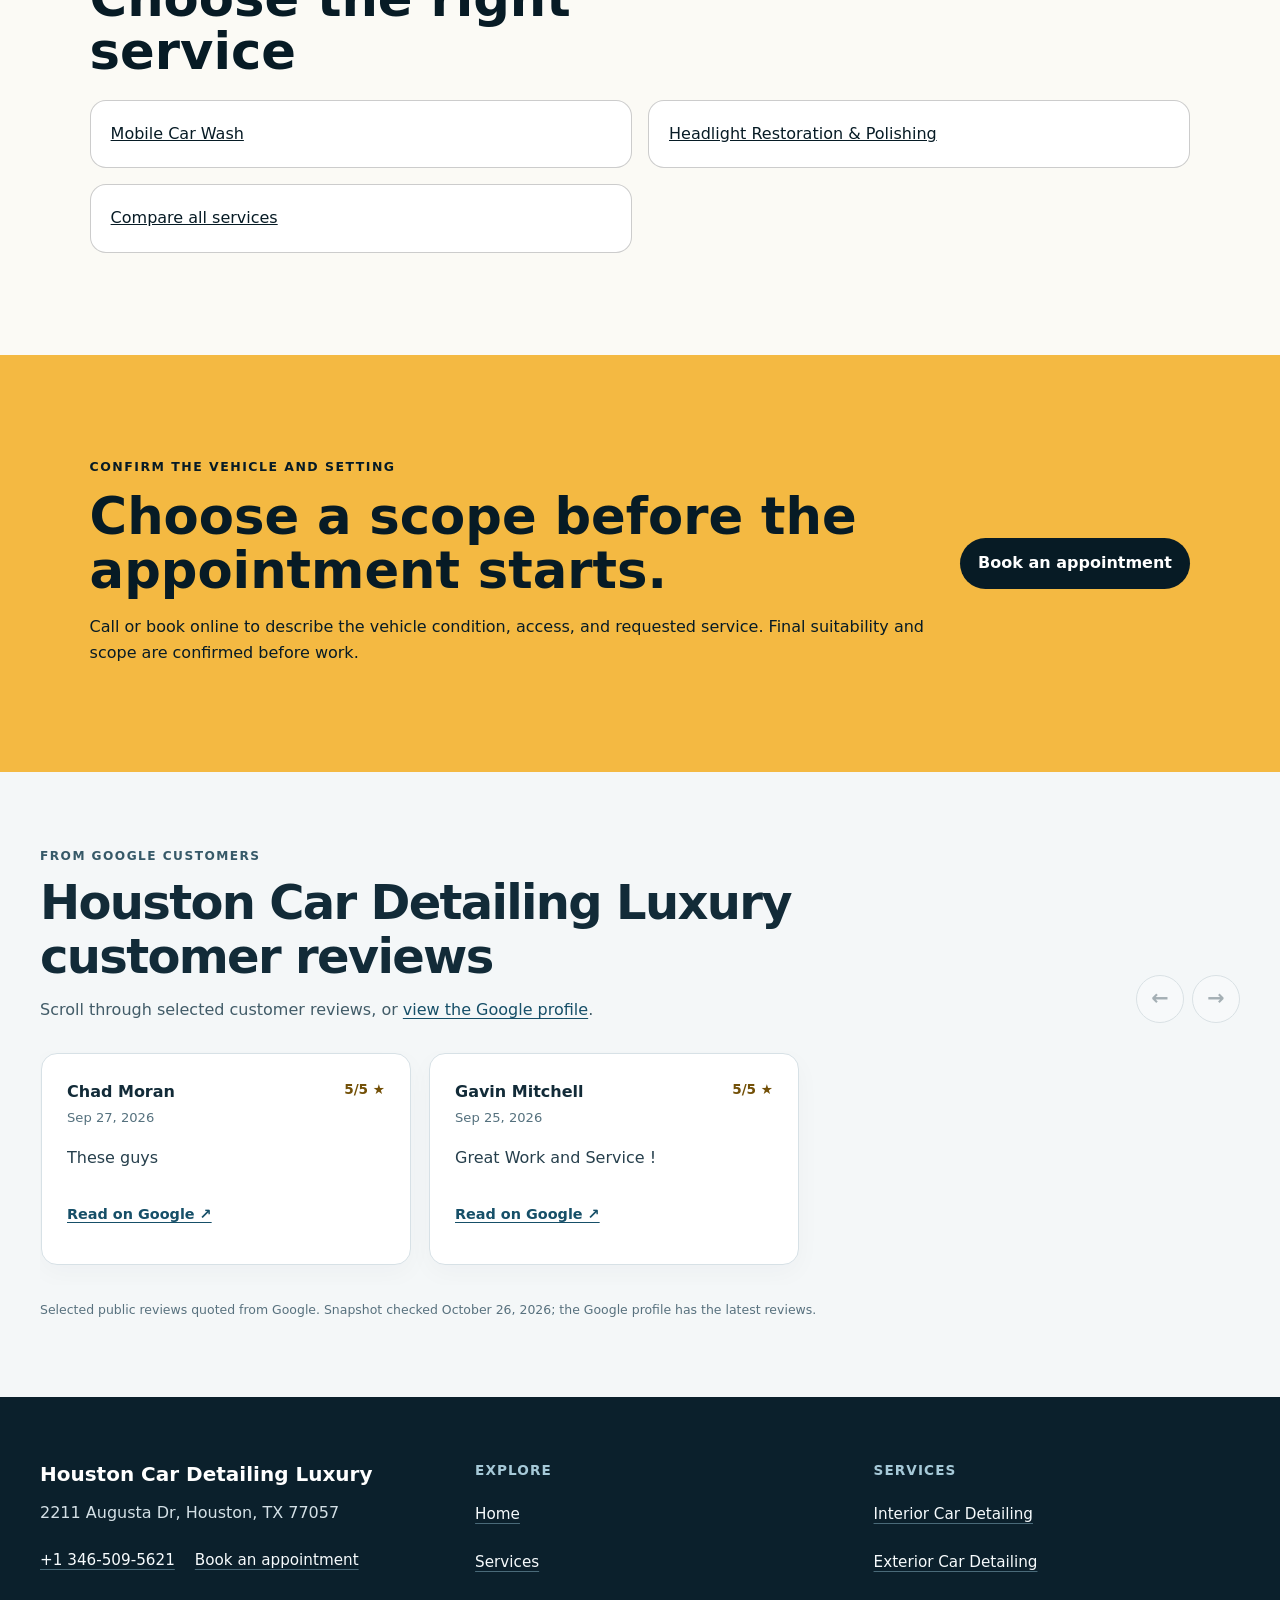
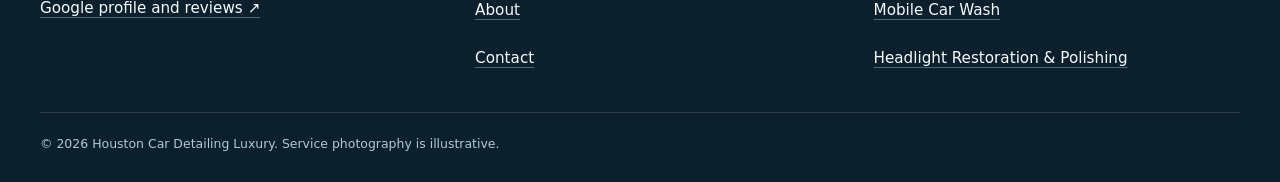
<file: services/exterior-car-detailing/index.html>
<!doctype html>
<html lang="en"><head>
  <meta charset="utf-8"><meta name="viewport" content="width=device-width,initial-scale=1">
  <title>Exterior Car Detailing in Houston, TX | Houston Car Detailing Luxury</title>
  <meta name="description" content="Understand exterior car detailing from Houston Car Detailing Luxury in Houston, including scope, preparation, limitations, and appointment planning.">
  <meta name="robots" content="index, follow, max-image-preview:large, max-snippet:-1">
  <link rel="canonical" href="https://houstoncardetailingluxury.shop/services/exterior-car-detailing/">
  <meta property="og:type" content="website"><meta property="og:title" content="Exterior Car Detailing in Houston, TX | Houston Car Detailing Luxury">
  <meta property="og:description" content="Understand exterior car detailing from Houston Car Detailing Luxury in Houston, including scope, preparation, limitations, and appointment planning."><meta property="og:url" content="https://houstoncardetailingluxury.shop/services/exterior-car-detailing/">
  <meta property="og:image" content="https://houstoncardetailingluxury.shop/assets/service-foam.jpg"><meta name="twitter:card" content="summary_large_image">
  <link rel="icon" href="/assets/favicon.svg"><link rel="stylesheet" href="/seo-pages.css"><script type="application/ld+json">{
  "@context": "https://schema.org",
  "@graph": [
    {
      "@type": "BreadcrumbList",
      "@id": "https://houstoncardetailingluxury.shop/services/exterior-car-detailing/#breadcrumb",
      "itemListElement": [
        {
          "@type": "ListItem",
          "position": 1,
          "name": "Home",
          "item": "https://houstoncardetailingluxury.shop/"
        },
        {
          "@type": "ListItem",
          "position": 2,
          "name": "Services",
          "item": "https://houstoncardetailingluxury.shop/services/"
        },
        {
          "@type": "ListItem",
          "position": 3,
          "name": "Exterior Car Detailing",
          "item": "https://houstoncardetailingluxury.shop/services/exterior-car-detailing/"
        }
      ]
    },
    {
      "@type": "WebPage",
      "@id": "https://houstoncardetailingluxury.shop/services/exterior-car-detailing/#webpage",
      "url": "https://houstoncardetailingluxury.shop/services/exterior-car-detailing/",
      "name": "Exterior Car Detailing in Houston, TX | Houston Car Detailing Luxury",
      "description": "Understand exterior car detailing from Houston Car Detailing Luxury in Houston, including scope, preparation, limitations, and appointment planning.",
      "breadcrumb": {
        "@id": "https://houstoncardetailingluxury.shop/services/exterior-car-detailing/#breadcrumb"
      },
      "isPartOf": {
        "@id": "https://houstoncardetailingluxury.shop/#website"
      },
      "about": {
        "@id": "https://houstoncardetailingluxury.shop/#business"
      }
    },
    {
      "@type": "Service",
      "@id": "https://houstoncardetailingluxury.shop/services/exterior-car-detailing/#service",
      "name": "Exterior Car Detailing",
      "serviceType": "exterior car detailing",
      "url": "https://houstoncardetailingluxury.shop/services/exterior-car-detailing/",
      "description": "Exterior car detailing begins with the visible outside surfaces of the vehicle and may combine a full-body wash with wheel washing and other documented appearance-care add-ons.",
      "provider": {
        "@id": "https://houstoncardetailingluxury.shop/#business"
      },
      "areaServed": {
        "@type": "City",
        "name": "Houston"
      }
    },
    {
      "@type": "ImageObject",
      "@id": "https://houstoncardetailingluxury.shop/services/exterior-car-detailing/#primaryimage",
      "contentUrl": "https://houstoncardetailingluxury.shop/assets/service-foam.jpg",
      "caption": "Illustrative vehicle detailing image for Houston Car Detailing Luxury",
      "representativeOfPage": true
    }
  ]
}</script>
<link rel="stylesheet" href="/portfolio-components.css">
</head><body style="--pilot-accent:#f4b942;--pilot-dark:#071b25;--pilot-paper:#fbfaf5">
<a class="skip-link" href="#content">Skip to content</a>
<header class="pilot-header"><a class="pilot-brand" href="/"><img src="/assets/logo.svg" width="48" height="48" alt=""><span>Houston Car Detailing Luxury</span></a>
<nav aria-label="Primary navigation"><a href="/services/">Services</a><a href="/about/">About</a><a href="/contact/">Contact</a><a class="pilot-call" href="tel:+13465095621">Call</a></nav></header>
<main id="content"><section class="pilot-hero"><div><p class="eyebrow">Exterior care</p><h1>Exterior Car Detailing in Houston, TX</h1><p class="pilot-answer">Exterior car detailing starts with the condition of the bodywork, wheels, glass, and other visible surfaces. A wash and agreed appearance care can refresh the vehicle; paint repair and specialist treatments need a separate discussion.</p><p class="pilot-proof">The service menu includes a full body wash, wheel washing, and exhaust tip polishing. Waxing and clay bar treatment are separate choices to discuss.</p></div><img alt="Illustrative vehicle detailing image for Houston Car Detailing Luxury" fetchpriority="high" height="720" src="/assets/service-foam.jpg" width="960"/></section>
<nav aria-label="Breadcrumb" class="breadcrumbs"><a href="/">Home</a><span>›</span><a href="/services/">Services</a><span>›</span><span>Exterior Car Detailing</span></nav>
<section class="pilot-section pilot-grid"><div><p class="eyebrow">What the request can include</p><h2>A scope built from documented services</h2><ul class="checklist"><li>A full-body wash aimed at ordinary road dust, pollen, light grime, and surface buildup</li><li>Attention to visible exterior panels from top to bottom within the agreed scope</li><li>Wheel washing when included in the appointment</li><li>A check for whether waxing, clay treatment, or headlight work should remain a separate service</li></ul></div><aside><h2>Who this is for</h2><p>Choose this service when the exterior needs routine cleaning or a refreshed appearance but the primary request is not paint repair, tinting, or another specialist service. It also works as the exterior half of a complete appointment.</p><h3>Local planning note</h3><p>Near Augusta Drive, a detailing appointment may happen at a residence, office, or controlled parking property. Houston traffic film, construction dust, heat, and sudden rain also make condition-based planning more useful than a fixed assumption. Houston Car Detailing Luxury confirms site access, working space, and the requested result before the vehicle is scheduled.</p></aside></section>
<section class="pilot-section local-decision"><p class="eyebrow">Houston decision notes</p><h2>How this service changes with the vehicle and appointment setting</h2><p>Central Houston exterior condition can combine traffic film, construction dust, pollen, rain spotting, and material that has bonded to the finish. Houston Car Detailing Luxury sorts those observations before choosing work. Loose routine soil belongs to cleaning; rough contamination may justify a clay-bar conversation; gloss upkeep may involve wax; scratches, chips, failed clear coat, and collision damage remain outside cleaning. The Augusta Drive context also puts access first. A garage may limit height, lighting, drainage, or water use. An office or multi-unit property may require permission and a specific space. A curbside location next to moving traffic is not equivalent to an approved work area. Wheel washing covers accessible visible surfaces when selected and does not imply wheel removal or mechanical service. Exhaust-tip polishing is another discrete appearance item. If window film, a coating, repainting, loose trim, or cracked accessories are present, the customer should identify them before contact work. Houston Car Detailing Luxury&#x27;s urban decision guide uses the post-service review to separate a cleaner visible surface from paint correction. Houston sunlight may reveal pre-existing defects after soil is removed, but the visit is judged against the accepted service, not an invented corrective result.</p></section>
<section class="pilot-section tone"><p class="eyebrow">How this business approaches the visit</p><h2>Condition first, then service selection</h2><p>Houston Car Detailing Luxury presents its menu as a decision guide. Start with the part of the vehicle that needs attention, separate routine cleaning from corrective work, then confirm which documented service fits. That approach helps drivers avoid paying for unrelated add-ons or expecting a wash to correct paint damage.</p><ol class="steps"><li>Describe the vehicle and the result you are seeking.</li><li>Confirm location access, working space, and appointment timing.</li><li>Review material, surface, and condition considerations.</li><li>Agree on the included service before work begins.</li><li>Review the completed scope and any limitations afterward.</li></ol></section>
<section class="pilot-section pilot-grid"><div><p class="eyebrow">Vehicle preparation</p><h2>What to flag before arrival</h2><p>Heavy bonded contamination, damaged clear coat, active paint failure, deep scratches, aftermarket films, loose trim, and inaccessible parking can change what is safe or realistic. Report these conditions before the visit.</p><p>Photos can help explain the condition, but they do not replace an on-site suitability check. Keep keys available and make sure the vehicle can be reached safely in the agreed appointment area.</p></div><aside><h2>Limits and exclusions</h2><p>A wash removes ordinary surface soil; it does not promise correction of scratches, oxidation, chips, dents, failed coating, or other paint damage. Paint repair and window tinting remain separate documented services and are not implied here.</p><p>Confirm the included work and any limits before the appointment. Ask about a separate scope if your request goes beyond the services described here.</p></aside></section>
<section class="pilot-section"><p class="eyebrow">Questions before booking</p><h2>Exterior Car Detailing FAQs</h2><div class="faq-list"><details><summary>Is exterior detailing the same as paint repair?</summary><p>No. Exterior cleaning addresses surface soil and agreed appearance care. Paint repair is a separate service that requires its own scope confirmation.</p></details><details><summary>Can wheel washing be booked by itself?</summary><p>Wheel washing is on the published menu, but availability and the practical scope should be confirmed when booking.</p></details><details><summary>What happens if rain is expected?</summary><p>The appointment setting and weather are checked before work. Rescheduling or a suitable covered location may be discussed when conditions would interfere with the agreed service.</p></details><details><summary>What if rain is expected?</summary><p>Discuss the location and weather before the visit. Conditions may require a different time or suitable setting; confirm the plan directly instead of assuming every location works in every forecast.</p></details><details><summary>Will exterior cleaning remove every mark?</summary><p>No. Some marks are bonded contamination, staining, or damage rather than loose soil. Describe persistent marks before booking so the likely scope and limitations can be assessed.</p></details><details><summary>Can I add interior detailing?</summary><p>Yes, interior services are also listed. Ask for both areas when requesting a quote and confirm which tasks belong to each part of the appointment.</p></details></div></section>
<section class="pilot-section related"><p class="eyebrow">Related services</p><h2>Choose the right service</h2><div class="related-links"><a href="/services/mobile-car-wash/">Mobile Car Wash</a><a href="/services/headlight-restoration/">Headlight Restoration &amp; Polishing</a><a href="/services/">Compare all services</a></div></section>
<section class="pilot-cta"><div><p class="eyebrow">Confirm the vehicle and setting</p><h2>Choose a scope before the appointment starts.</h2><p>Call or book online to describe the vehicle condition, access, and requested service. Final suitability and scope are confirmed before work.</p></div><a class="pilot-button" href="https://cal.com/sumitdatta/auto-detail-service">Book an appointment</a></section>
<!-- PORTFOLIO-REVIEWS:START --><section class="portfolio-reviews" aria-labelledby="portfolio-reviews-title"><div class="portfolio-reviews__heading"><div><p class="portfolio-reviews__kicker">From Google customers</p><h2 id="portfolio-reviews-title">Houston Car Detailing Luxury customer reviews</h2><p class="portfolio-reviews__intro">Scroll through selected customer reviews, or <a href="https://www.google.com/maps?cid=9904093163438542299" target="_blank" rel="noopener noreferrer">view the Google profile</a>.</p></div><div class="portfolio-reviews__controls"><button type="button" data-reviews-prev aria-label="Previous reviews">←</button><button type="button" data-reviews-next aria-label="Next reviews">→</button></div></div><div class="portfolio-reviews__track" role="region" aria-label="Scrollable customer reviews" tabindex="0"><article class="portfolio-review"><div class="portfolio-review__meta"><div><span class="portfolio-review__author">Chad Moran</span><time datetime="2026-09-27">Sep 27, 2026</time></div><span class="portfolio-review__rating" aria-label="5 out of 5 stars">5/5 ★</span></div><blockquote><p>These guys</p></blockquote><a class="portfolio-review__source" href="https://www.google.com/maps/reviews/data=!4m8!14m7!1m6!2m5!1sCi9DQUlRQUNvZENodHljRjlvT2pWcVlXNXphRU5DUTBGQlFsbFRUV0o0WTB4aFRVRRAB!2m1!1s0x0:0x897268420d210ddb!3m1!1s2@1:CAIQACodChtycF9oOjVqYW5zaENCQ0FBQllTTWJ4Y0xhTUE%7C%7C?hl=en-US" target="_blank" rel="noopener noreferrer">Read on Google ↗</a></article><article class="portfolio-review"><div class="portfolio-review__meta"><div><span class="portfolio-review__author">Gavin Mitchell</span><time datetime="2026-09-25">Sep 25, 2026</time></div><span class="portfolio-review__rating" aria-label="5 out of 5 stars">5/5 ★</span></div><blockquote><p>Great Work and Service !</p></blockquote><a class="portfolio-review__source" href="https://www.google.com/maps/reviews/data=!4m8!14m7!1m6!2m5!1sCi9DQUlRQUNvZENodHljRjlvT21SZlFWRTROV2hWVGxKemRGTnhUbGRRWDJaZlpIYxAB!2m1!1s0x0:0x897268420d210ddb!3m1!1s2@1:CAIQACodChtycF9oOmRfQVE4NWhVTlJzdFNxTldQX2ZfZHc%7C%7C?hl=en-US" target="_blank" rel="noopener noreferrer">Read on Google ↗</a></article></div><p class="portfolio-reviews__note">Selected public reviews quoted from Google. Snapshot checked <time datetime="2026-10-26">October 26, 2026</time>; the Google profile has the latest reviews.</p></section><!-- PORTFOLIO-REVIEWS:END -->
</main><footer class="portfolio-footer"><div class="portfolio-footer__grid"><div><strong class="portfolio-footer__name">Houston Car Detailing Luxury</strong><address>2211 Augusta Dr, Houston, TX 77057</address><div class="portfolio-footer__contact"><a href="tel:+13465095621">+1 346-509-5621</a><a href="https://cal.com/sumitdatta/auto-detail-service">Book an appointment</a></div><a href="https://www.google.com/maps?cid=9904093163438542299" target="_blank" rel="noopener noreferrer">Google profile and reviews ↗</a></div><div><h2>Explore</h2><nav aria-label="Footer navigation"><a href="/">Home</a><a href="/services/">Services</a><a href="/about/">About</a><a href="/contact/">Contact</a></nav></div><div><h2>Services</h2><nav aria-label="Service pages"><a href="/services/interior-car-detailing/">Interior Car Detailing</a><a href="/services/exterior-car-detailing/">Exterior Car Detailing</a><a href="/services/mobile-car-wash/">Mobile Car Wash</a><a href="/services/headlight-restoration/">Headlight Restoration &amp; Polishing</a></nav></div></div><p class="portfolio-footer__bottom">© <span id="year">2026</span> Houston Car Detailing Luxury. Service photography is illustrative.</p></footer>
<script src="/portfolio-components.js" defer></script>
</body></html>
</file>
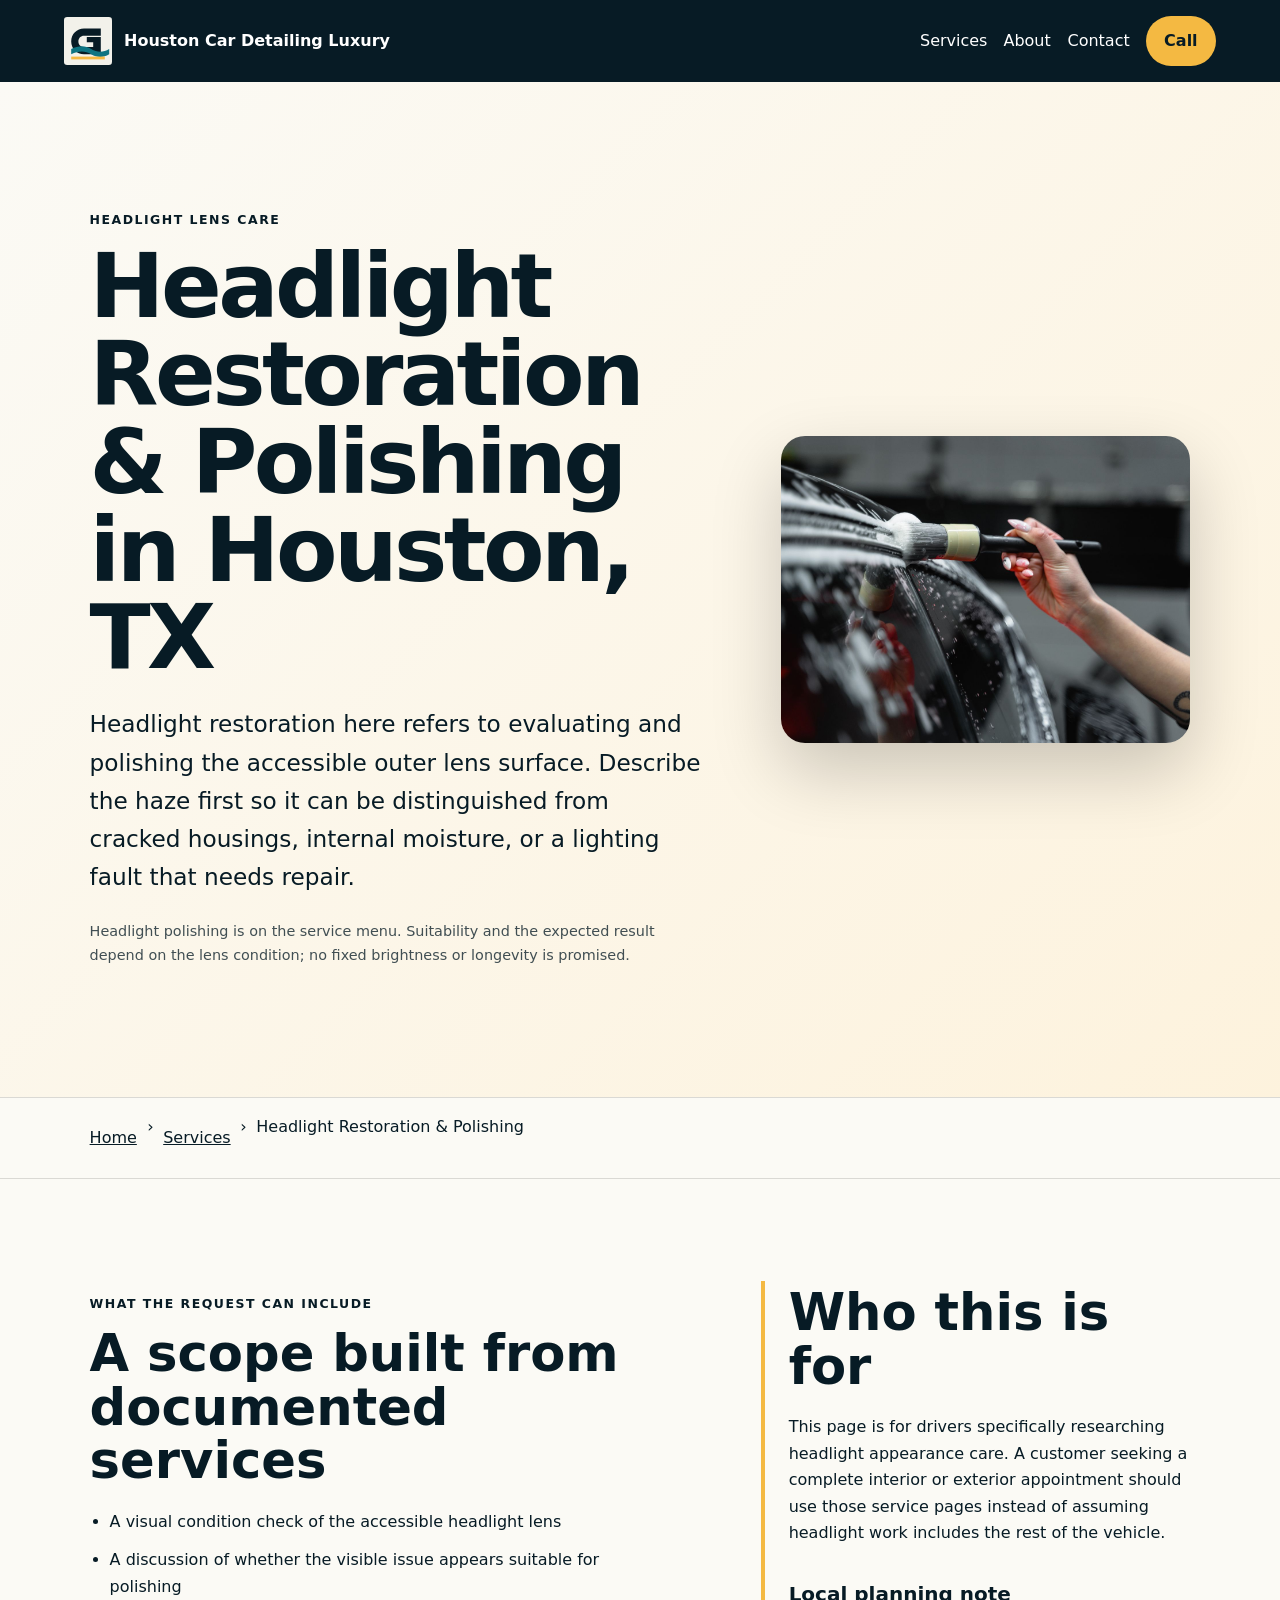
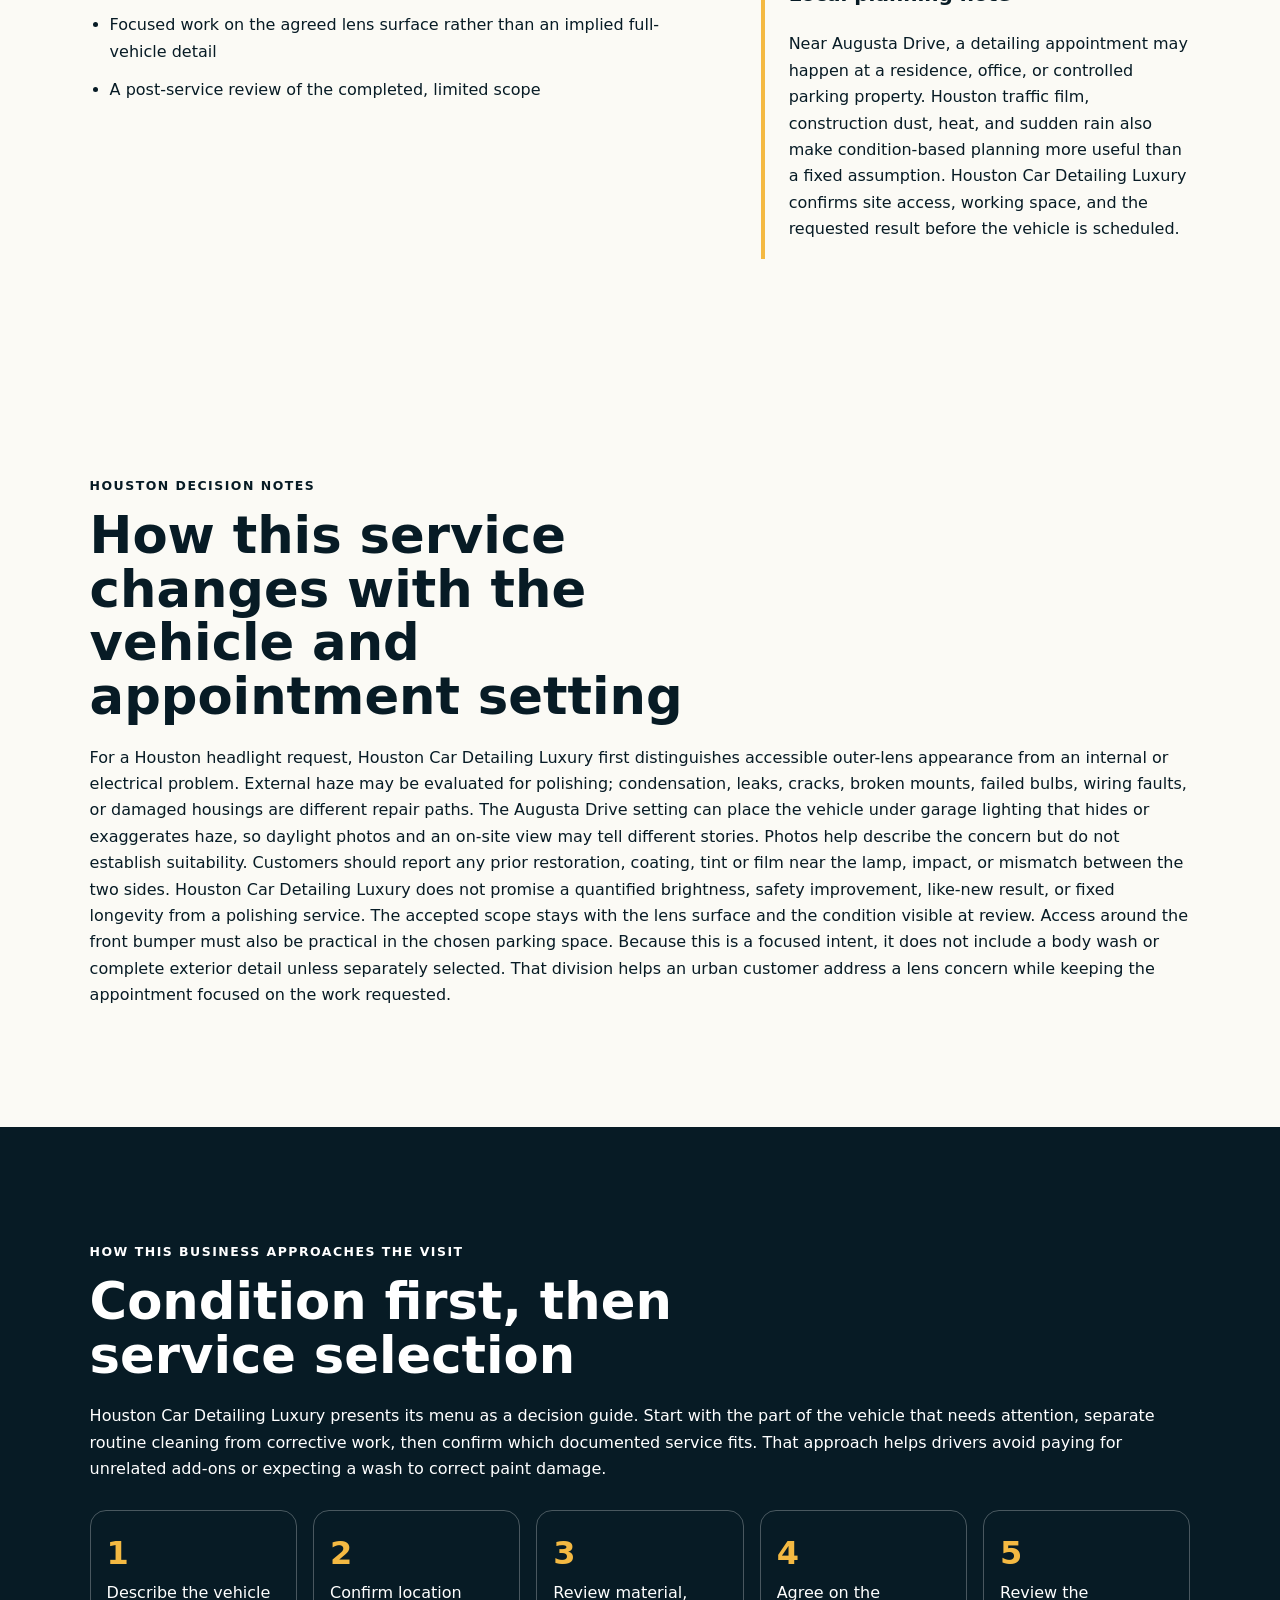
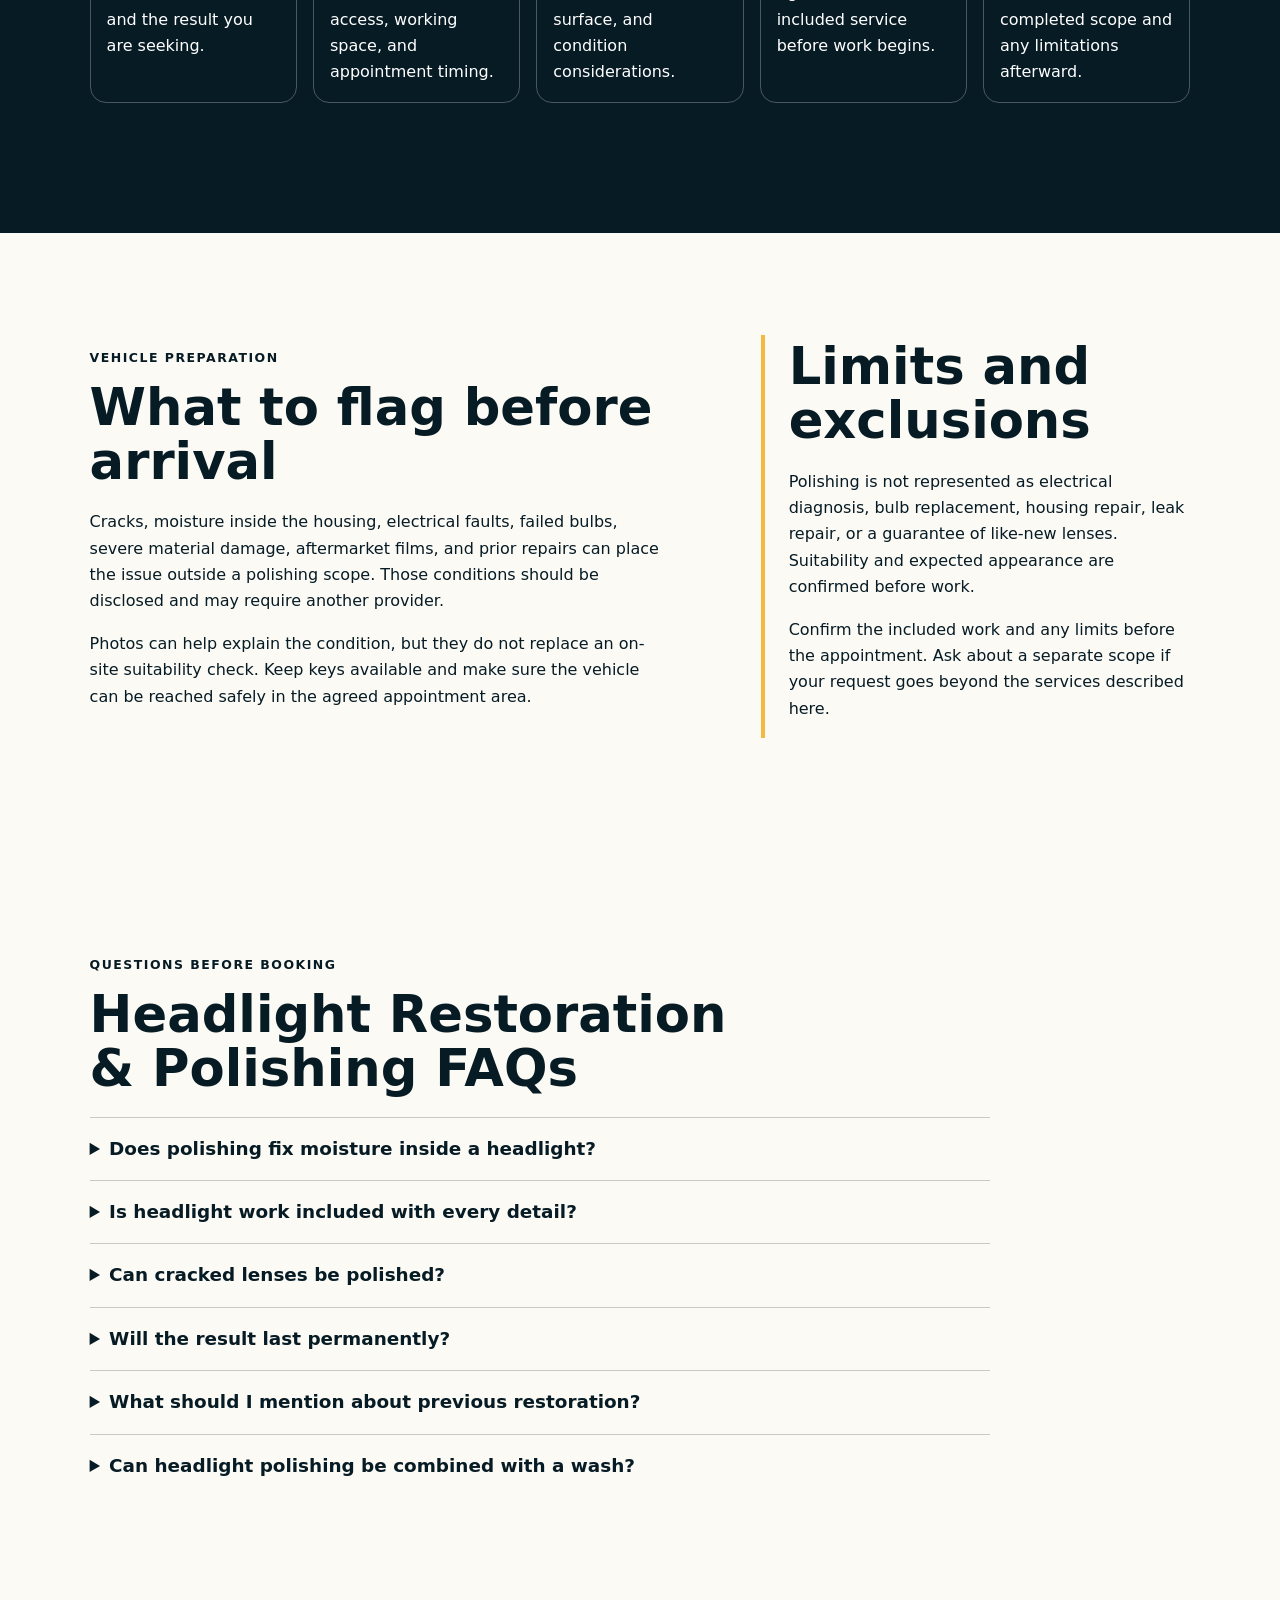
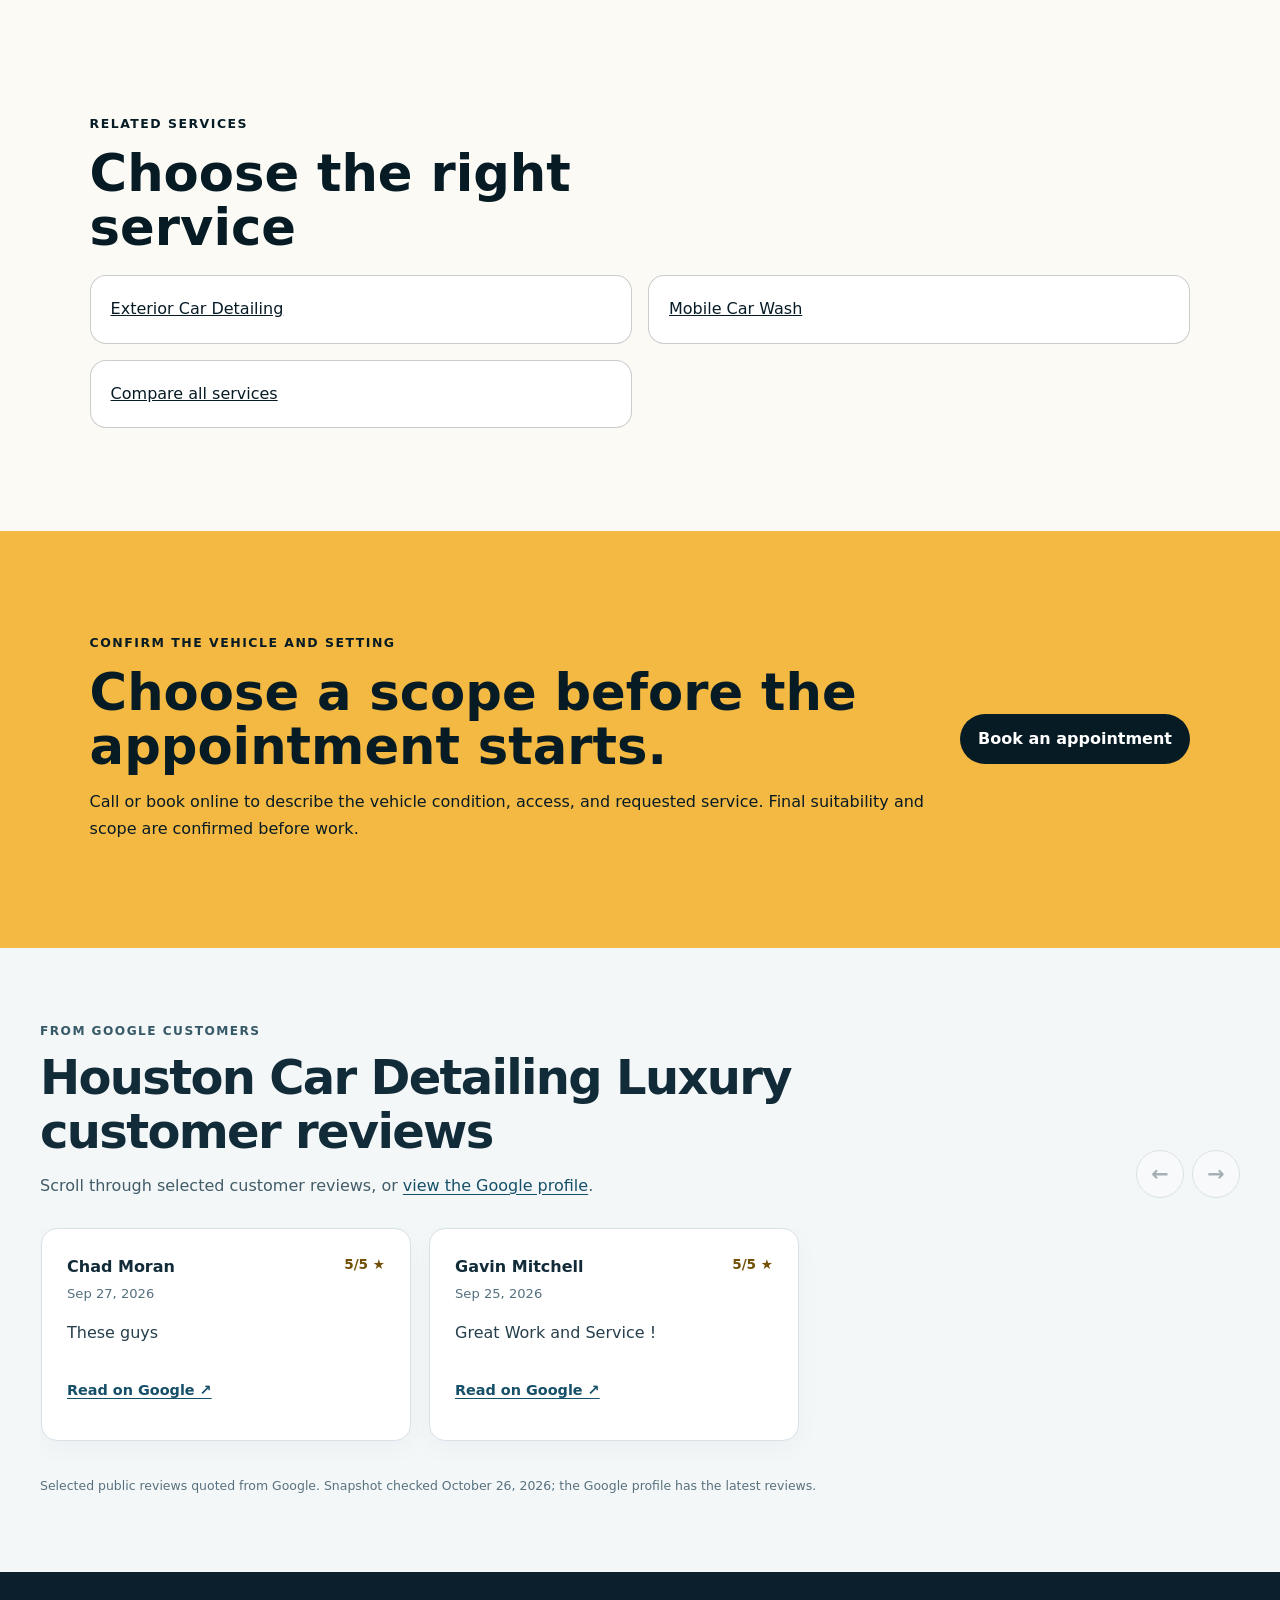
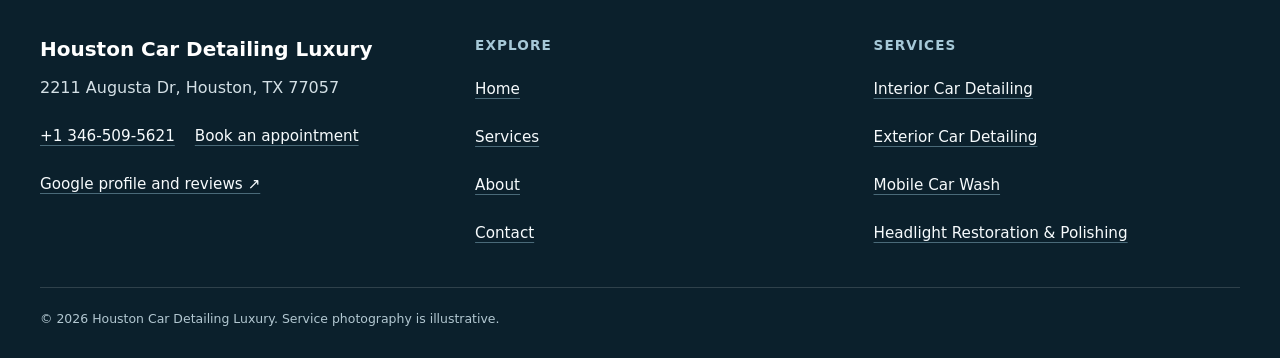
<file: services/headlight-restoration/index.html>
<!doctype html>
<html lang="en"><head>
  <meta charset="utf-8"><meta name="viewport" content="width=device-width,initial-scale=1">
  <title>Headlight Restoration &amp; Polishing in Houston, TX | Houston Car Detailing Luxury</title>
  <meta name="description" content="Understand headlight restoration and polishing from Houston Car Detailing Luxury in Houston, including scope, preparation, limitations, and appointment planning.">
  <meta name="robots" content="index, follow, max-image-preview:large, max-snippet:-1">
  <link rel="canonical" href="https://houstoncardetailingluxury.shop/services/headlight-restoration/">
  <meta property="og:type" content="website"><meta property="og:title" content="Headlight Restoration &amp; Polishing in Houston, TX | Houston Car Detailing Luxury">
  <meta property="og:description" content="Understand headlight restoration and polishing from Houston Car Detailing Luxury in Houston, including scope, preparation, limitations, and appointment planning."><meta property="og:url" content="https://houstoncardetailingluxury.shop/services/headlight-restoration/">
  <meta property="og:image" content="https://houstoncardetailingluxury.shop/assets/service-foam.jpg"><meta name="twitter:card" content="summary_large_image">
  <link rel="icon" href="/assets/favicon.svg"><link rel="stylesheet" href="/seo-pages.css"><script type="application/ld+json">{
  "@context": "https://schema.org",
  "@graph": [
    {
      "@type": "BreadcrumbList",
      "@id": "https://houstoncardetailingluxury.shop/services/headlight-restoration/#breadcrumb",
      "itemListElement": [
        {
          "@type": "ListItem",
          "position": 1,
          "name": "Home",
          "item": "https://houstoncardetailingluxury.shop/"
        },
        {
          "@type": "ListItem",
          "position": 2,
          "name": "Services",
          "item": "https://houstoncardetailingluxury.shop/services/"
        },
        {
          "@type": "ListItem",
          "position": 3,
          "name": "Headlight Restoration & Polishing",
          "item": "https://houstoncardetailingluxury.shop/services/headlight-restoration/"
        }
      ]
    },
    {
      "@type": "WebPage",
      "@id": "https://houstoncardetailingluxury.shop/services/headlight-restoration/#webpage",
      "url": "https://houstoncardetailingluxury.shop/services/headlight-restoration/",
      "name": "Headlight Restoration & Polishing in Houston, TX | Houston Car Detailing Luxury",
      "description": "Understand headlight restoration and polishing from Houston Car Detailing Luxury in Houston, including scope, preparation, limitations, and appointment planning.",
      "breadcrumb": {
        "@id": "https://houstoncardetailingluxury.shop/services/headlight-restoration/#breadcrumb"
      },
      "isPartOf": {
        "@id": "https://houstoncardetailingluxury.shop/#website"
      },
      "about": {
        "@id": "https://houstoncardetailingluxury.shop/#business"
      }
    },
    {
      "@type": "Service",
      "@id": "https://houstoncardetailingluxury.shop/services/headlight-restoration/#service",
      "name": "Headlight Restoration & Polishing",
      "serviceType": "headlight restoration and polishing",
      "url": "https://houstoncardetailingluxury.shop/services/headlight-restoration/",
      "description": "Headlight polishing is a focused appearance service for suitable exterior lens surfaces; it is assessed separately from a full wash or complete detail.",
      "provider": {
        "@id": "https://houstoncardetailingluxury.shop/#business"
      },
      "areaServed": {
        "@type": "City",
        "name": "Houston"
      }
    },
    {
      "@type": "ImageObject",
      "@id": "https://houstoncardetailingluxury.shop/services/headlight-restoration/#primaryimage",
      "contentUrl": "https://houstoncardetailingluxury.shop/assets/service-foam.jpg",
      "caption": "Illustrative vehicle detailing image for Houston Car Detailing Luxury",
      "representativeOfPage": true
    }
  ]
}</script>
<link rel="stylesheet" href="/portfolio-components.css">
</head><body style="--pilot-accent:#f4b942;--pilot-dark:#071b25;--pilot-paper:#fbfaf5">
<a class="skip-link" href="#content">Skip to content</a>
<header class="pilot-header"><a class="pilot-brand" href="/"><img src="/assets/logo.svg" width="48" height="48" alt=""><span>Houston Car Detailing Luxury</span></a>
<nav aria-label="Primary navigation"><a href="/services/">Services</a><a href="/about/">About</a><a href="/contact/">Contact</a><a class="pilot-call" href="tel:+13465095621">Call</a></nav></header>
<main id="content"><section class="pilot-hero"><div><p class="eyebrow">Headlight lens care</p><h1>Headlight Restoration &amp; Polishing in Houston, TX</h1><p class="pilot-answer">Headlight restoration here refers to evaluating and polishing the accessible outer lens surface. Describe the haze first so it can be distinguished from cracked housings, internal moisture, or a lighting fault that needs repair.</p><p class="pilot-proof">Headlight polishing is on the service menu. Suitability and the expected result depend on the lens condition; no fixed brightness or longevity is promised.</p></div><img alt="Illustrative vehicle detailing image for Houston Car Detailing Luxury" fetchpriority="high" height="720" src="/assets/service-foam.jpg" width="960"/></section>
<nav aria-label="Breadcrumb" class="breadcrumbs"><a href="/">Home</a><span>›</span><a href="/services/">Services</a><span>›</span><span>Headlight Restoration &amp; Polishing</span></nav>
<section class="pilot-section pilot-grid"><div><p class="eyebrow">What the request can include</p><h2>A scope built from documented services</h2><ul class="checklist"><li>A visual condition check of the accessible headlight lens</li><li>A discussion of whether the visible issue appears suitable for polishing</li><li>Focused work on the agreed lens surface rather than an implied full-vehicle detail</li><li>A post-service review of the completed, limited scope</li></ul></div><aside><h2>Who this is for</h2><p>This page is for drivers specifically researching headlight appearance care. A customer seeking a complete interior or exterior appointment should use those service pages instead of assuming headlight work includes the rest of the vehicle.</p><h3>Local planning note</h3><p>Near Augusta Drive, a detailing appointment may happen at a residence, office, or controlled parking property. Houston traffic film, construction dust, heat, and sudden rain also make condition-based planning more useful than a fixed assumption. Houston Car Detailing Luxury confirms site access, working space, and the requested result before the vehicle is scheduled.</p></aside></section>
<section class="pilot-section local-decision"><p class="eyebrow">Houston decision notes</p><h2>How this service changes with the vehicle and appointment setting</h2><p>For a Houston headlight request, Houston Car Detailing Luxury first distinguishes accessible outer-lens appearance from an internal or electrical problem. External haze may be evaluated for polishing; condensation, leaks, cracks, broken mounts, failed bulbs, wiring faults, or damaged housings are different repair paths. The Augusta Drive setting can place the vehicle under garage lighting that hides or exaggerates haze, so daylight photos and an on-site view may tell different stories. Photos help describe the concern but do not establish suitability. Customers should report any prior restoration, coating, tint or film near the lamp, impact, or mismatch between the two sides. Houston Car Detailing Luxury does not promise a quantified brightness, safety improvement, like-new result, or fixed longevity from a polishing service. The accepted scope stays with the lens surface and the condition visible at review. Access around the front bumper must also be practical in the chosen parking space. Because this is a focused intent, it does not include a body wash or complete exterior detail unless separately selected. That division helps an urban customer address a lens concern while keeping the appointment focused on the work requested.</p></section>
<section class="pilot-section tone"><p class="eyebrow">How this business approaches the visit</p><h2>Condition first, then service selection</h2><p>Houston Car Detailing Luxury presents its menu as a decision guide. Start with the part of the vehicle that needs attention, separate routine cleaning from corrective work, then confirm which documented service fits. That approach helps drivers avoid paying for unrelated add-ons or expecting a wash to correct paint damage.</p><ol class="steps"><li>Describe the vehicle and the result you are seeking.</li><li>Confirm location access, working space, and appointment timing.</li><li>Review material, surface, and condition considerations.</li><li>Agree on the included service before work begins.</li><li>Review the completed scope and any limitations afterward.</li></ol></section>
<section class="pilot-section pilot-grid"><div><p class="eyebrow">Vehicle preparation</p><h2>What to flag before arrival</h2><p>Cracks, moisture inside the housing, electrical faults, failed bulbs, severe material damage, aftermarket films, and prior repairs can place the issue outside a polishing scope. Those conditions should be disclosed and may require another provider.</p><p>Photos can help explain the condition, but they do not replace an on-site suitability check. Keep keys available and make sure the vehicle can be reached safely in the agreed appointment area.</p></div><aside><h2>Limits and exclusions</h2><p>Polishing is not represented as electrical diagnosis, bulb replacement, housing repair, leak repair, or a guarantee of like-new lenses. Suitability and expected appearance are confirmed before work.</p><p>Confirm the included work and any limits before the appointment. Ask about a separate scope if your request goes beyond the services described here.</p></aside></section>
<section class="pilot-section"><p class="eyebrow">Questions before booking</p><h2>Headlight Restoration &amp; Polishing FAQs</h2><div class="faq-list"><details><summary>Does polishing fix moisture inside a headlight?</summary><p>No. Internal moisture or a leaking housing is outside the stated polishing scope.</p></details><details><summary>Is headlight work included with every detail?</summary><p>No. Headlight polishing is a separate published service and must be selected or confirmed.</p></details><details><summary>Can cracked lenses be polished?</summary><p>Cracks and severe material damage may make polishing unsuitable. The visible condition is reviewed before scope is accepted.</p></details><details><summary>Will the result last permanently?</summary><p>No fixed lifetime should be assumed. Lens condition, prior treatment, and the agreed work affect expectations. Ask about the intended result and any aftercare without relying on a permanence guarantee.</p></details><details><summary>What should I mention about previous restoration?</summary><p>Share any known polishing, coating, film, tint, impact, or repair around the lamp. That history helps with the suitability discussion.</p></details><details><summary>Can headlight polishing be combined with a wash?</summary><p>Both services are listed. Request them together and confirm the separate scopes and quote; a wash does not automatically include headlight polishing.</p></details></div></section>
<section class="pilot-section related"><p class="eyebrow">Related services</p><h2>Choose the right service</h2><div class="related-links"><a href="/services/exterior-car-detailing/">Exterior Car Detailing</a><a href="/services/mobile-car-wash/">Mobile Car Wash</a><a href="/services/">Compare all services</a></div></section>
<section class="pilot-cta"><div><p class="eyebrow">Confirm the vehicle and setting</p><h2>Choose a scope before the appointment starts.</h2><p>Call or book online to describe the vehicle condition, access, and requested service. Final suitability and scope are confirmed before work.</p></div><a class="pilot-button" href="https://cal.com/sumitdatta/auto-detail-service">Book an appointment</a></section>
<!-- PORTFOLIO-REVIEWS:START --><section class="portfolio-reviews" aria-labelledby="portfolio-reviews-title"><div class="portfolio-reviews__heading"><div><p class="portfolio-reviews__kicker">From Google customers</p><h2 id="portfolio-reviews-title">Houston Car Detailing Luxury customer reviews</h2><p class="portfolio-reviews__intro">Scroll through selected customer reviews, or <a href="https://www.google.com/maps?cid=9904093163438542299" target="_blank" rel="noopener noreferrer">view the Google profile</a>.</p></div><div class="portfolio-reviews__controls"><button type="button" data-reviews-prev aria-label="Previous reviews">←</button><button type="button" data-reviews-next aria-label="Next reviews">→</button></div></div><div class="portfolio-reviews__track" role="region" aria-label="Scrollable customer reviews" tabindex="0"><article class="portfolio-review"><div class="portfolio-review__meta"><div><span class="portfolio-review__author">Chad Moran</span><time datetime="2026-09-27">Sep 27, 2026</time></div><span class="portfolio-review__rating" aria-label="5 out of 5 stars">5/5 ★</span></div><blockquote><p>These guys</p></blockquote><a class="portfolio-review__source" href="https://www.google.com/maps/reviews/data=!4m8!14m7!1m6!2m5!1sCi9DQUlRQUNvZENodHljRjlvT2pWcVlXNXphRU5DUTBGQlFsbFRUV0o0WTB4aFRVRRAB!2m1!1s0x0:0x897268420d210ddb!3m1!1s2@1:CAIQACodChtycF9oOjVqYW5zaENCQ0FBQllTTWJ4Y0xhTUE%7C%7C?hl=en-US" target="_blank" rel="noopener noreferrer">Read on Google ↗</a></article><article class="portfolio-review"><div class="portfolio-review__meta"><div><span class="portfolio-review__author">Gavin Mitchell</span><time datetime="2026-09-25">Sep 25, 2026</time></div><span class="portfolio-review__rating" aria-label="5 out of 5 stars">5/5 ★</span></div><blockquote><p>Great Work and Service !</p></blockquote><a class="portfolio-review__source" href="https://www.google.com/maps/reviews/data=!4m8!14m7!1m6!2m5!1sCi9DQUlRQUNvZENodHljRjlvT21SZlFWRTROV2hWVGxKemRGTnhUbGRRWDJaZlpIYxAB!2m1!1s0x0:0x897268420d210ddb!3m1!1s2@1:CAIQACodChtycF9oOmRfQVE4NWhVTlJzdFNxTldQX2ZfZHc%7C%7C?hl=en-US" target="_blank" rel="noopener noreferrer">Read on Google ↗</a></article></div><p class="portfolio-reviews__note">Selected public reviews quoted from Google. Snapshot checked <time datetime="2026-10-26">October 26, 2026</time>; the Google profile has the latest reviews.</p></section><!-- PORTFOLIO-REVIEWS:END -->
</main><footer class="portfolio-footer"><div class="portfolio-footer__grid"><div><strong class="portfolio-footer__name">Houston Car Detailing Luxury</strong><address>2211 Augusta Dr, Houston, TX 77057</address><div class="portfolio-footer__contact"><a href="tel:+13465095621">+1 346-509-5621</a><a href="https://cal.com/sumitdatta/auto-detail-service">Book an appointment</a></div><a href="https://www.google.com/maps?cid=9904093163438542299" target="_blank" rel="noopener noreferrer">Google profile and reviews ↗</a></div><div><h2>Explore</h2><nav aria-label="Footer navigation"><a href="/">Home</a><a href="/services/">Services</a><a href="/about/">About</a><a href="/contact/">Contact</a></nav></div><div><h2>Services</h2><nav aria-label="Service pages"><a href="/services/interior-car-detailing/">Interior Car Detailing</a><a href="/services/exterior-car-detailing/">Exterior Car Detailing</a><a href="/services/mobile-car-wash/">Mobile Car Wash</a><a href="/services/headlight-restoration/">Headlight Restoration &amp; Polishing</a></nav></div></div><p class="portfolio-footer__bottom">© <span id="year">2026</span> Houston Car Detailing Luxury. Service photography is illustrative.</p></footer>
<script src="/portfolio-components.js" defer></script>
</body></html>
</file>
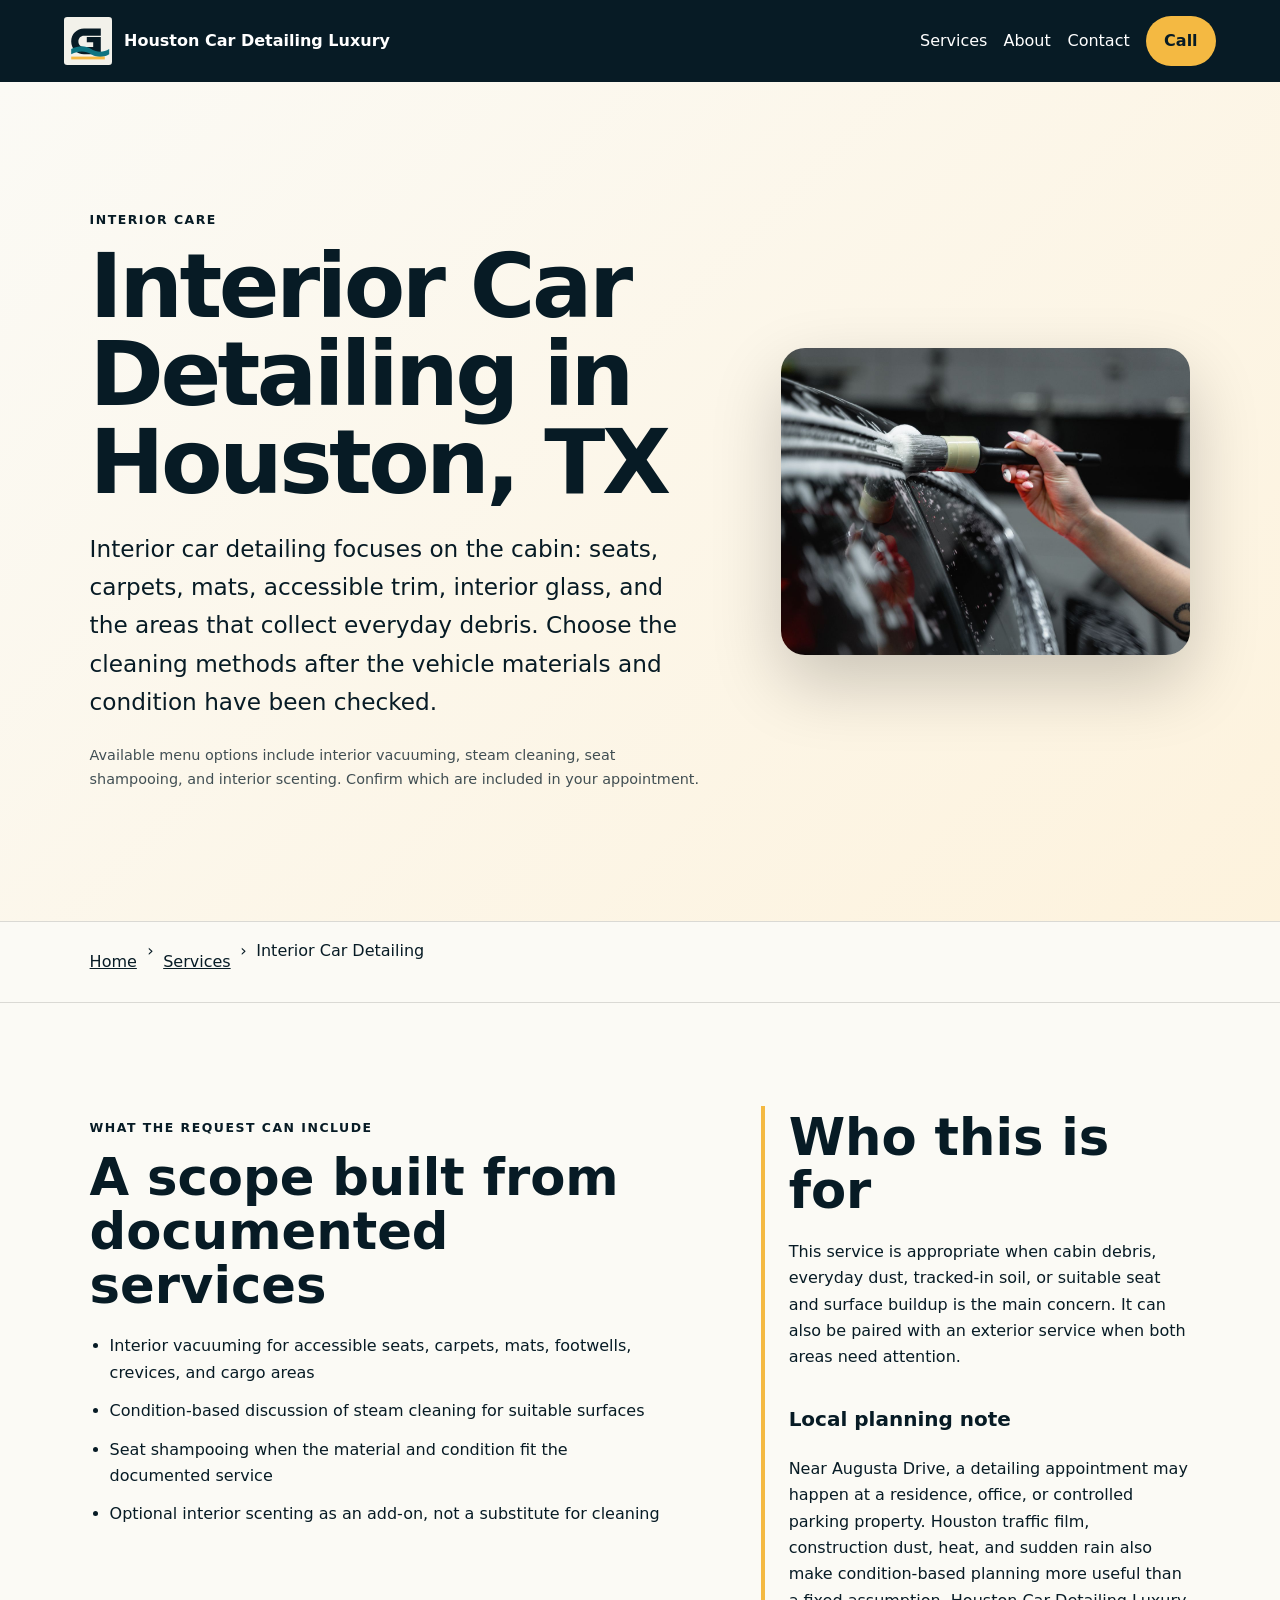
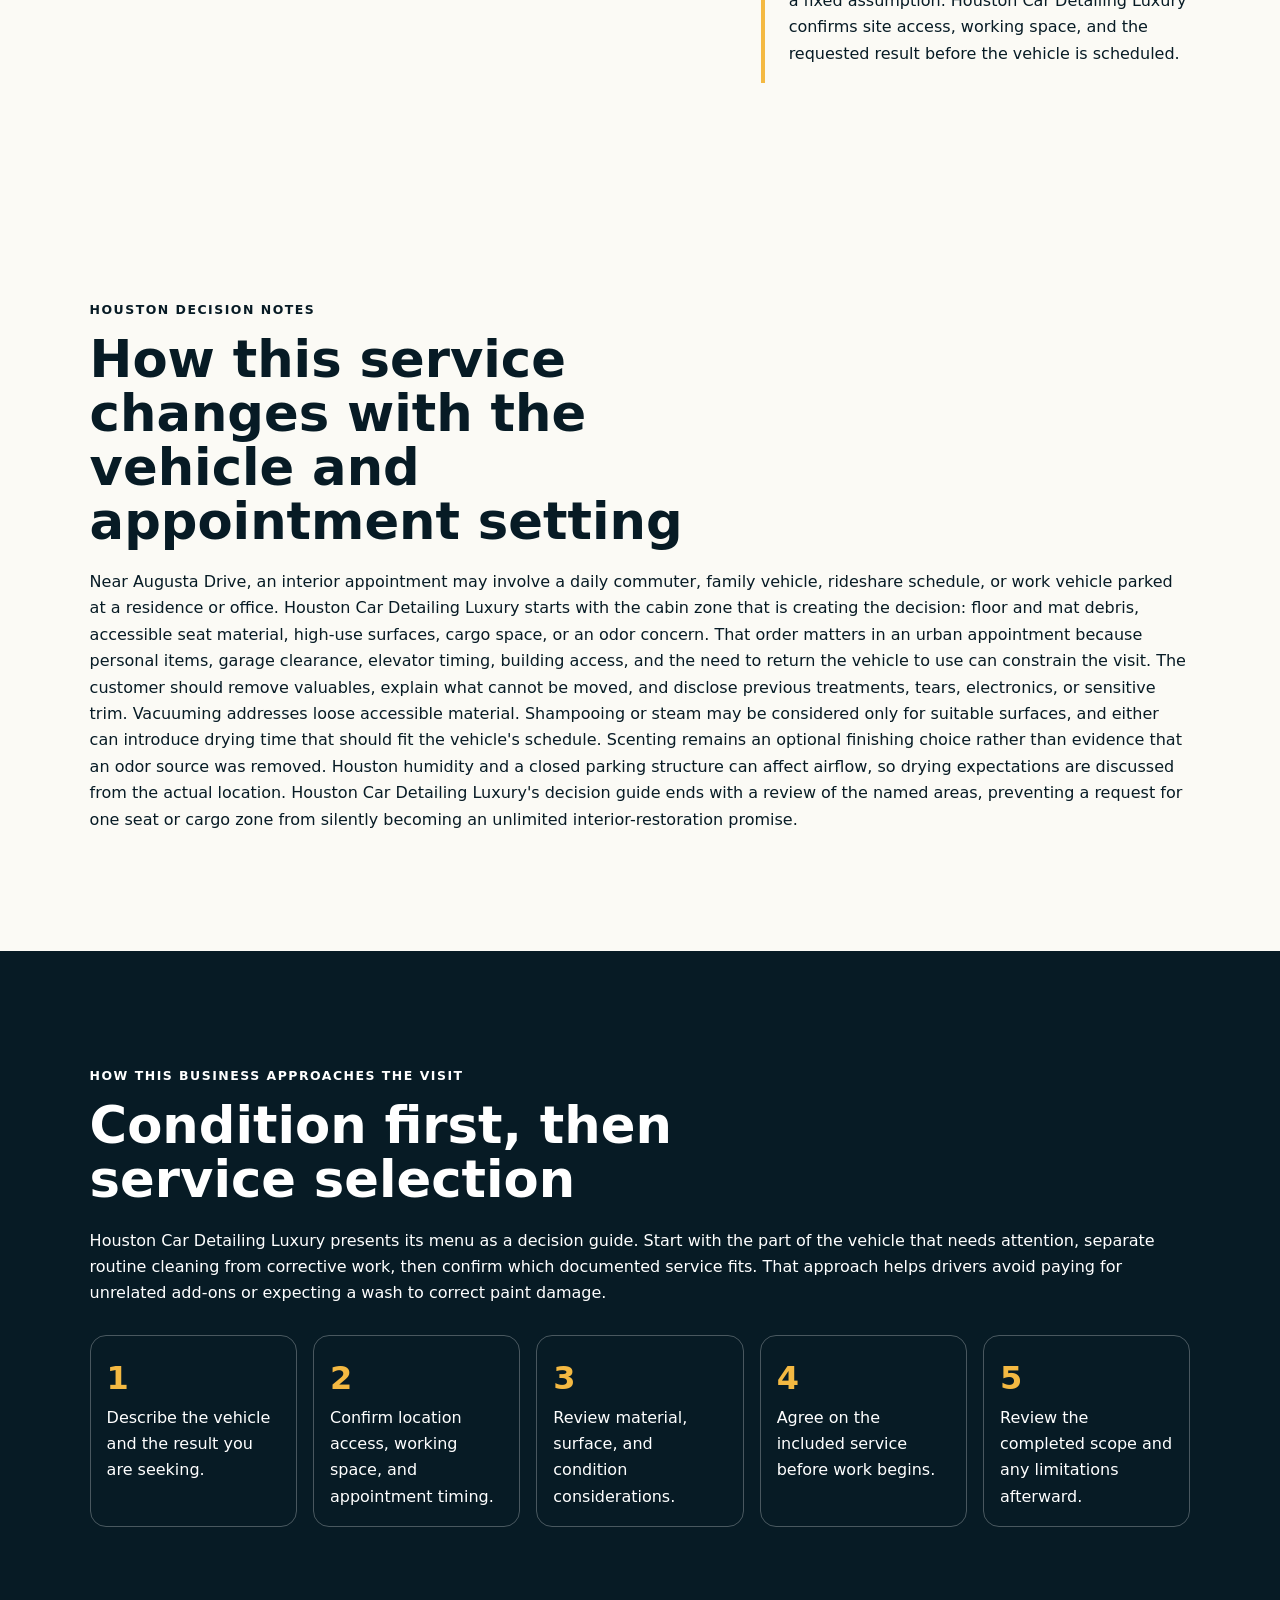
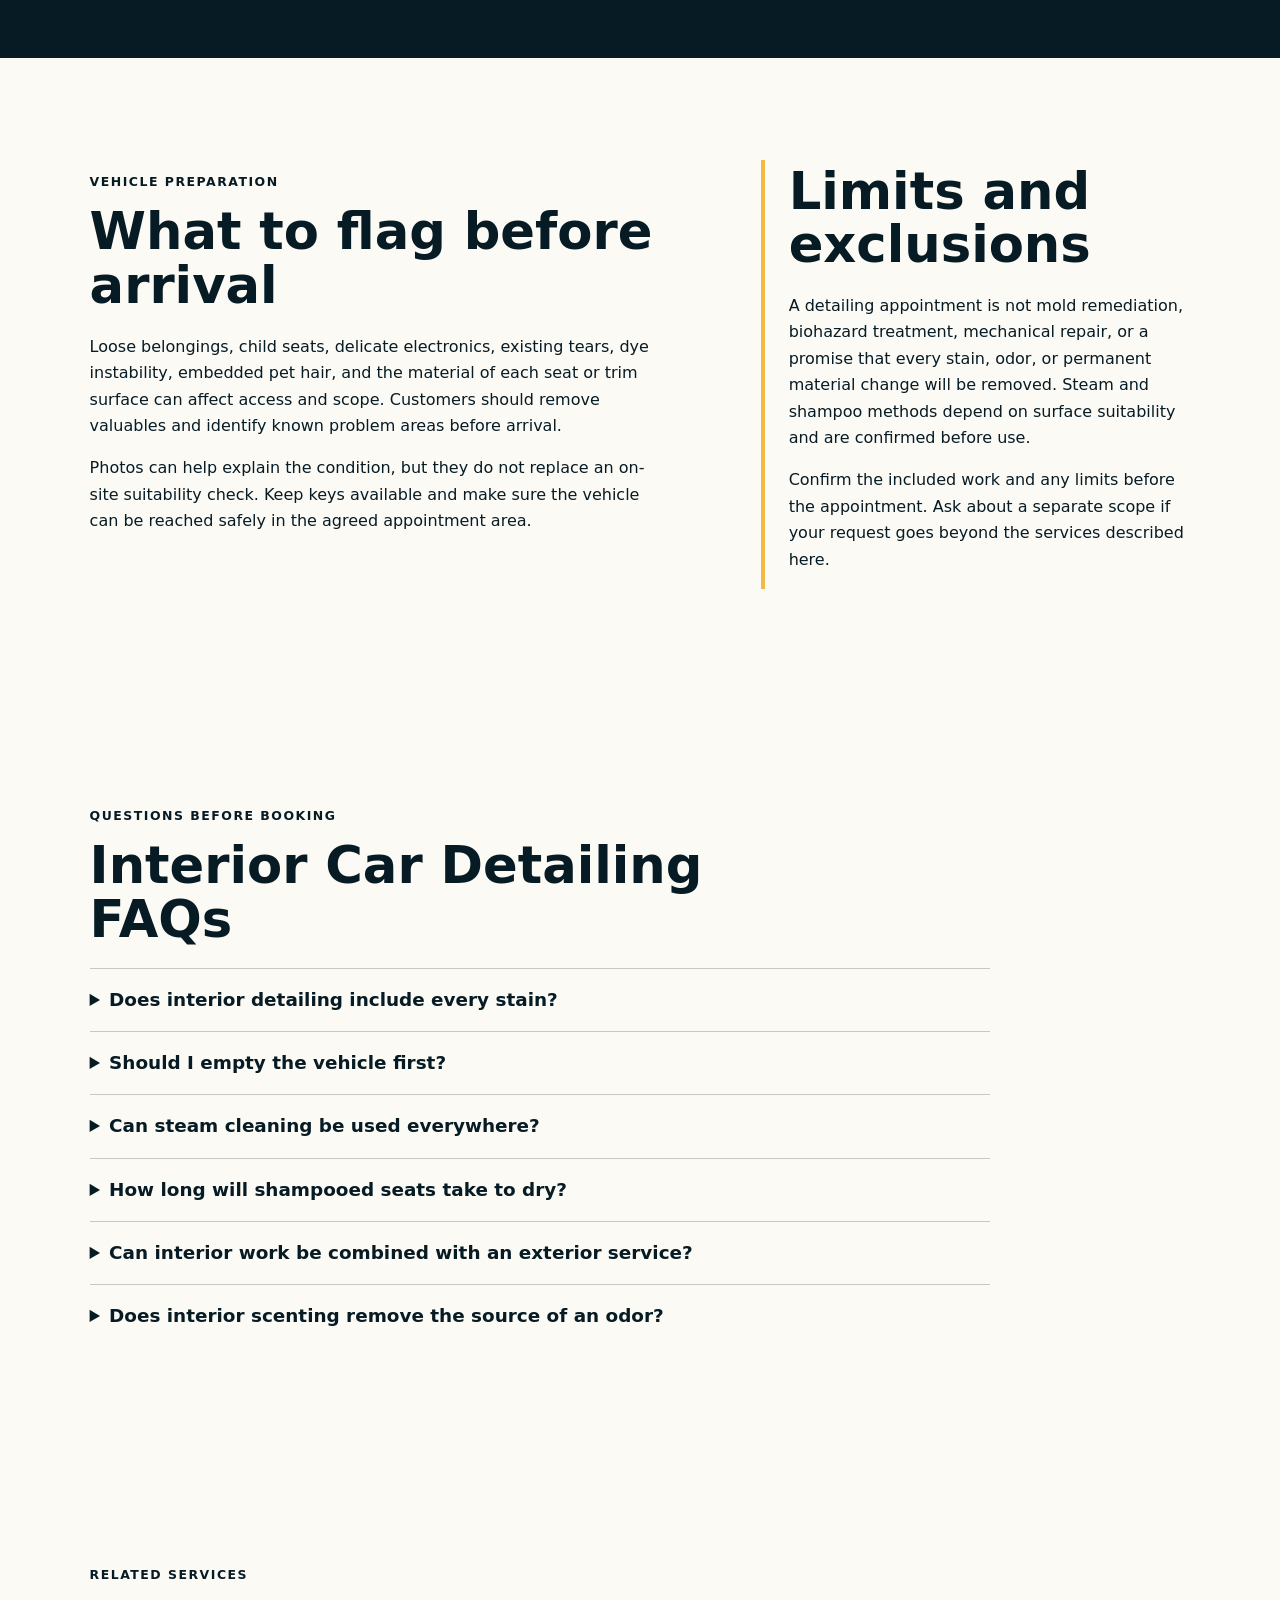
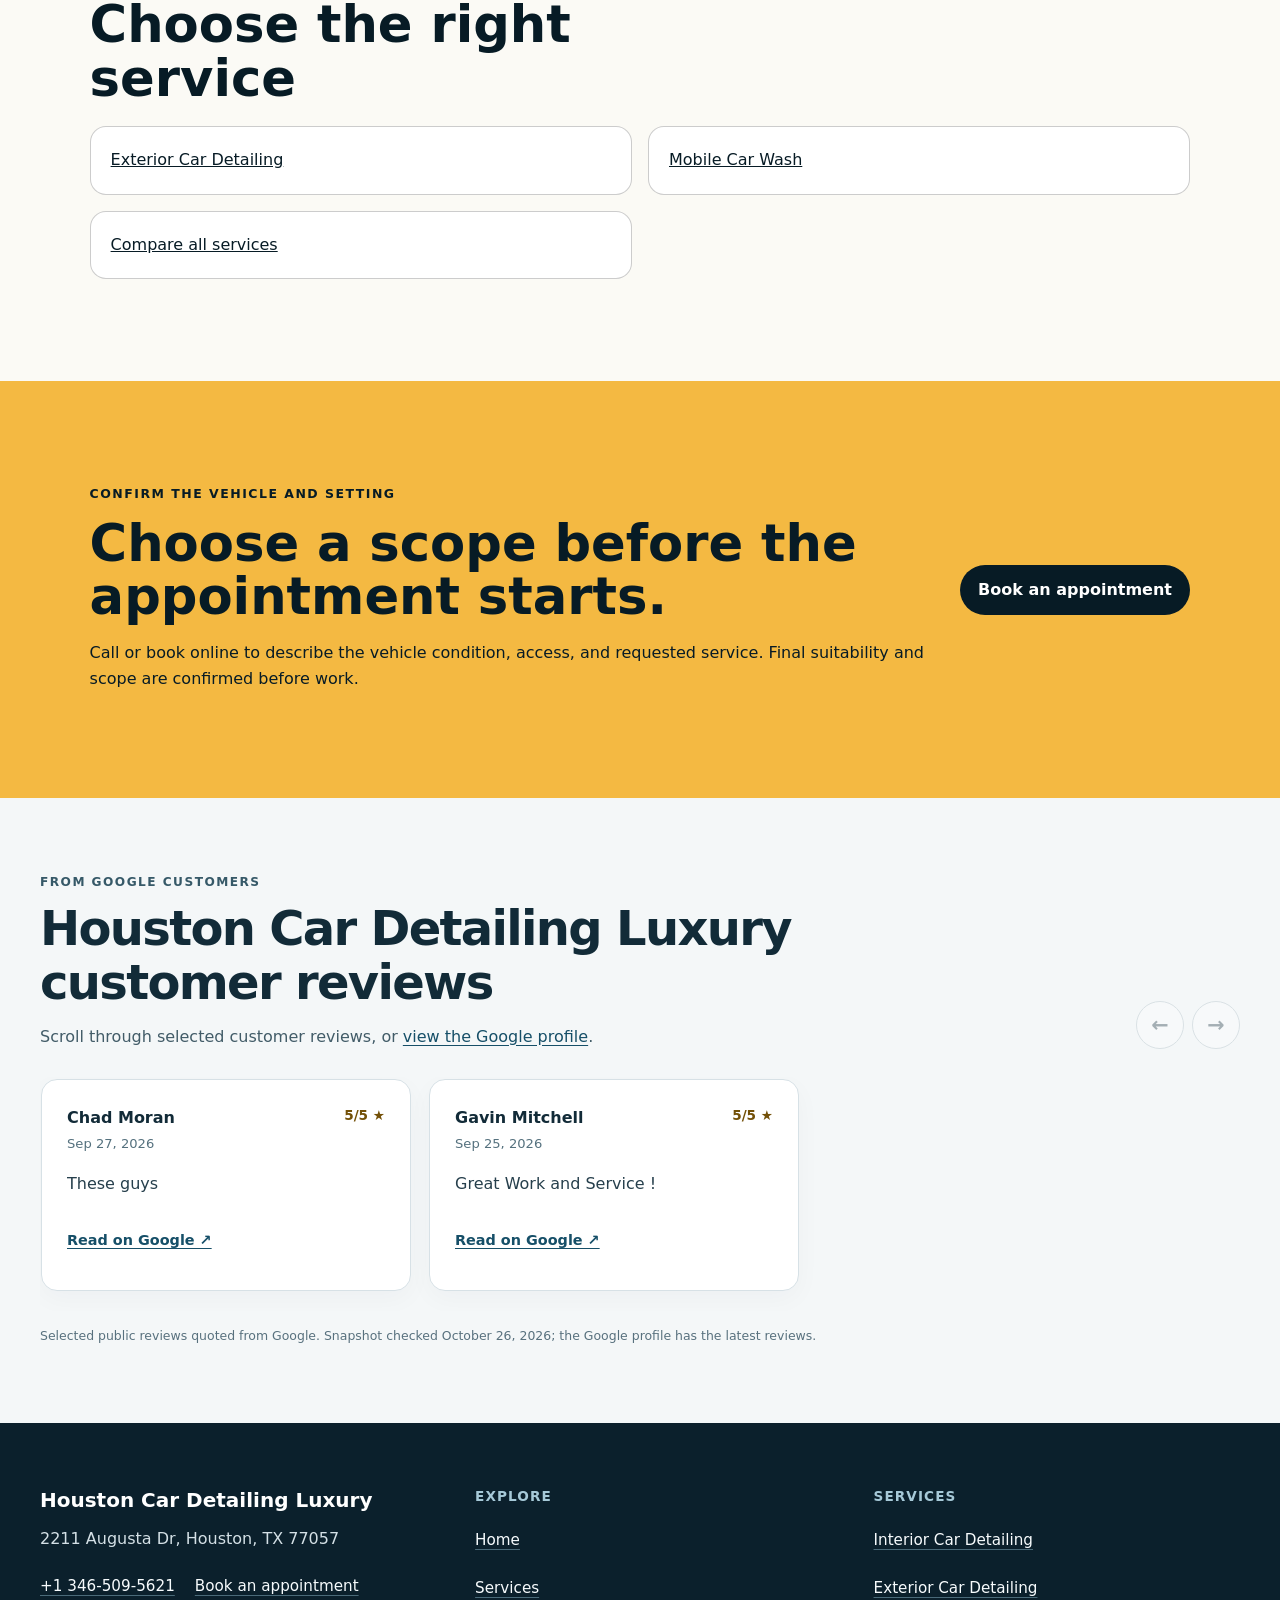
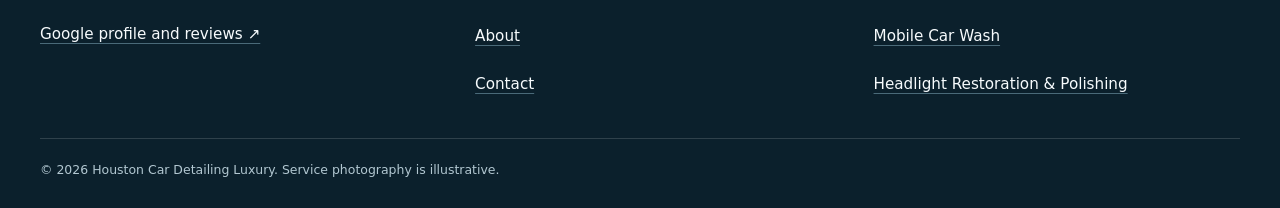
<file: services/interior-car-detailing/index.html>
<!doctype html>
<html lang="en"><head>
  <meta charset="utf-8"><meta name="viewport" content="width=device-width,initial-scale=1">
  <title>Interior Car Detailing in Houston, TX | Houston Car Detailing Luxury</title>
  <meta name="description" content="Understand interior car detailing from Houston Car Detailing Luxury in Houston, including scope, preparation, limitations, and appointment planning.">
  <meta name="robots" content="index, follow, max-image-preview:large, max-snippet:-1">
  <link rel="canonical" href="https://houstoncardetailingluxury.shop/services/interior-car-detailing/">
  <meta property="og:type" content="website"><meta property="og:title" content="Interior Car Detailing in Houston, TX | Houston Car Detailing Luxury">
  <meta property="og:description" content="Understand interior car detailing from Houston Car Detailing Luxury in Houston, including scope, preparation, limitations, and appointment planning."><meta property="og:url" content="https://houstoncardetailingluxury.shop/services/interior-car-detailing/">
  <meta property="og:image" content="https://houstoncardetailingluxury.shop/assets/service-foam.jpg"><meta name="twitter:card" content="summary_large_image">
  <link rel="icon" href="/assets/favicon.svg"><link rel="stylesheet" href="/seo-pages.css"><script type="application/ld+json">{
  "@context": "https://schema.org",
  "@graph": [
    {
      "@type": "BreadcrumbList",
      "@id": "https://houstoncardetailingluxury.shop/services/interior-car-detailing/#breadcrumb",
      "itemListElement": [
        {
          "@type": "ListItem",
          "position": 1,
          "name": "Home",
          "item": "https://houstoncardetailingluxury.shop/"
        },
        {
          "@type": "ListItem",
          "position": 2,
          "name": "Services",
          "item": "https://houstoncardetailingluxury.shop/services/"
        },
        {
          "@type": "ListItem",
          "position": 3,
          "name": "Interior Car Detailing",
          "item": "https://houstoncardetailingluxury.shop/services/interior-car-detailing/"
        }
      ]
    },
    {
      "@type": "WebPage",
      "@id": "https://houstoncardetailingluxury.shop/services/interior-car-detailing/#webpage",
      "url": "https://houstoncardetailingluxury.shop/services/interior-car-detailing/",
      "name": "Interior Car Detailing in Houston, TX | Houston Car Detailing Luxury",
      "description": "Understand interior car detailing from Houston Car Detailing Luxury in Houston, including scope, preparation, limitations, and appointment planning.",
      "breadcrumb": {
        "@id": "https://houstoncardetailingluxury.shop/services/interior-car-detailing/#breadcrumb"
      },
      "isPartOf": {
        "@id": "https://houstoncardetailingluxury.shop/#website"
      },
      "about": {
        "@id": "https://houstoncardetailingluxury.shop/#business"
      }
    },
    {
      "@type": "Service",
      "@id": "https://houstoncardetailingluxury.shop/services/interior-car-detailing/#service",
      "name": "Interior Car Detailing",
      "serviceType": "interior car detailing",
      "url": "https://houstoncardetailingluxury.shop/services/interior-car-detailing/",
      "description": "Interior car detailing focuses on the cabin: visible debris, carpets, floor mats, seats, footwells, crevices, cargo areas, and suitable high-use surfaces.",
      "provider": {
        "@id": "https://houstoncardetailingluxury.shop/#business"
      },
      "areaServed": {
        "@type": "City",
        "name": "Houston"
      }
    },
    {
      "@type": "ImageObject",
      "@id": "https://houstoncardetailingluxury.shop/services/interior-car-detailing/#primaryimage",
      "contentUrl": "https://houstoncardetailingluxury.shop/assets/service-foam.jpg",
      "caption": "Illustrative vehicle detailing image for Houston Car Detailing Luxury",
      "representativeOfPage": true
    }
  ]
}</script>
<link rel="stylesheet" href="/portfolio-components.css">
</head><body style="--pilot-accent:#f4b942;--pilot-dark:#071b25;--pilot-paper:#fbfaf5">
<a class="skip-link" href="#content">Skip to content</a>
<header class="pilot-header"><a class="pilot-brand" href="/"><img src="/assets/logo.svg" width="48" height="48" alt=""><span>Houston Car Detailing Luxury</span></a>
<nav aria-label="Primary navigation"><a href="/services/">Services</a><a href="/about/">About</a><a href="/contact/">Contact</a><a class="pilot-call" href="tel:+13465095621">Call</a></nav></header>
<main id="content"><section class="pilot-hero"><div><p class="eyebrow">Interior care</p><h1>Interior Car Detailing in Houston, TX</h1><p class="pilot-answer">Interior car detailing focuses on the cabin: seats, carpets, mats, accessible trim, interior glass, and the areas that collect everyday debris. Choose the cleaning methods after the vehicle materials and condition have been checked.</p><p class="pilot-proof">Available menu options include interior vacuuming, steam cleaning, seat shampooing, and interior scenting. Confirm which are included in your appointment.</p></div><img alt="Illustrative vehicle detailing image for Houston Car Detailing Luxury" fetchpriority="high" height="720" src="/assets/service-foam.jpg" width="960"/></section>
<nav aria-label="Breadcrumb" class="breadcrumbs"><a href="/">Home</a><span>›</span><a href="/services/">Services</a><span>›</span><span>Interior Car Detailing</span></nav>
<section class="pilot-section pilot-grid"><div><p class="eyebrow">What the request can include</p><h2>A scope built from documented services</h2><ul class="checklist"><li>Interior vacuuming for accessible seats, carpets, mats, footwells, crevices, and cargo areas</li><li>Condition-based discussion of steam cleaning for suitable surfaces</li><li>Seat shampooing when the material and condition fit the documented service</li><li>Optional interior scenting as an add-on, not a substitute for cleaning</li></ul></div><aside><h2>Who this is for</h2><p>This service is appropriate when cabin debris, everyday dust, tracked-in soil, or suitable seat and surface buildup is the main concern. It can also be paired with an exterior service when both areas need attention.</p><h3>Local planning note</h3><p>Near Augusta Drive, a detailing appointment may happen at a residence, office, or controlled parking property. Houston traffic film, construction dust, heat, and sudden rain also make condition-based planning more useful than a fixed assumption. Houston Car Detailing Luxury confirms site access, working space, and the requested result before the vehicle is scheduled.</p></aside></section>
<section class="pilot-section local-decision"><p class="eyebrow">Houston decision notes</p><h2>How this service changes with the vehicle and appointment setting</h2><p>Near Augusta Drive, an interior appointment may involve a daily commuter, family vehicle, rideshare schedule, or work vehicle parked at a residence or office. Houston Car Detailing Luxury starts with the cabin zone that is creating the decision: floor and mat debris, accessible seat material, high-use surfaces, cargo space, or an odor concern. That order matters in an urban appointment because personal items, garage clearance, elevator timing, building access, and the need to return the vehicle to use can constrain the visit. The customer should remove valuables, explain what cannot be moved, and disclose previous treatments, tears, electronics, or sensitive trim. Vacuuming addresses loose accessible material. Shampooing or steam may be considered only for suitable surfaces, and either can introduce drying time that should fit the vehicle&#x27;s schedule. Scenting remains an optional finishing choice rather than evidence that an odor source was removed. Houston humidity and a closed parking structure can affect airflow, so drying expectations are discussed from the actual location. Houston Car Detailing Luxury&#x27;s decision guide ends with a review of the named areas, preventing a request for one seat or cargo zone from silently becoming an unlimited interior-restoration promise.</p></section>
<section class="pilot-section tone"><p class="eyebrow">How this business approaches the visit</p><h2>Condition first, then service selection</h2><p>Houston Car Detailing Luxury presents its menu as a decision guide. Start with the part of the vehicle that needs attention, separate routine cleaning from corrective work, then confirm which documented service fits. That approach helps drivers avoid paying for unrelated add-ons or expecting a wash to correct paint damage.</p><ol class="steps"><li>Describe the vehicle and the result you are seeking.</li><li>Confirm location access, working space, and appointment timing.</li><li>Review material, surface, and condition considerations.</li><li>Agree on the included service before work begins.</li><li>Review the completed scope and any limitations afterward.</li></ol></section>
<section class="pilot-section pilot-grid"><div><p class="eyebrow">Vehicle preparation</p><h2>What to flag before arrival</h2><p>Loose belongings, child seats, delicate electronics, existing tears, dye instability, embedded pet hair, and the material of each seat or trim surface can affect access and scope. Customers should remove valuables and identify known problem areas before arrival.</p><p>Photos can help explain the condition, but they do not replace an on-site suitability check. Keep keys available and make sure the vehicle can be reached safely in the agreed appointment area.</p></div><aside><h2>Limits and exclusions</h2><p>A detailing appointment is not mold remediation, biohazard treatment, mechanical repair, or a promise that every stain, odor, or permanent material change will be removed. Steam and shampoo methods depend on surface suitability and are confirmed before use.</p><p>Confirm the included work and any limits before the appointment. Ask about a separate scope if your request goes beyond the services described here.</p></aside></section>
<section class="pilot-section"><p class="eyebrow">Questions before booking</p><h2>Interior Car Detailing FAQs</h2><div class="faq-list"><details><summary>Does interior detailing include every stain?</summary><p>No. Stain response depends on the material, age, prior treatment, and depth of the mark. The vehicle is assessed before a result is represented.</p></details><details><summary>Should I empty the vehicle first?</summary><p>Remove valuables and as many personal items as practical. That improves access and keeps the requested scope clear.</p></details><details><summary>Can steam cleaning be used everywhere?</summary><p>No. Steam is considered only for suitable surfaces and conditions; scope is confirmed at the appointment.</p></details><details><summary>How long will shampooed seats take to dry?</summary><p>There is no single drying time for every vehicle. The treatment, material, airflow, and appointment conditions matter. Explain when the vehicle must return to use and confirm drying expectations before booking.</p></details><details><summary>Can interior work be combined with an exterior service?</summary><p>Interior and exterior services are both on the menu. Ask for a combined quote and confirm the included work rather than assuming an exterior wash is part of every interior appointment.</p></details><details><summary>Does interior scenting remove the source of an odor?</summary><p>A fragrance can change how the cabin smells, but it is not evidence that the source was removed. Describe the odor and its history so cleaning and any limits can be discussed first.</p></details></div></section>
<section class="pilot-section related"><p class="eyebrow">Related services</p><h2>Choose the right service</h2><div class="related-links"><a href="/services/exterior-car-detailing/">Exterior Car Detailing</a><a href="/services/mobile-car-wash/">Mobile Car Wash</a><a href="/services/">Compare all services</a></div></section>
<section class="pilot-cta"><div><p class="eyebrow">Confirm the vehicle and setting</p><h2>Choose a scope before the appointment starts.</h2><p>Call or book online to describe the vehicle condition, access, and requested service. Final suitability and scope are confirmed before work.</p></div><a class="pilot-button" href="https://cal.com/sumitdatta/auto-detail-service">Book an appointment</a></section>
<!-- PORTFOLIO-REVIEWS:START --><section class="portfolio-reviews" aria-labelledby="portfolio-reviews-title"><div class="portfolio-reviews__heading"><div><p class="portfolio-reviews__kicker">From Google customers</p><h2 id="portfolio-reviews-title">Houston Car Detailing Luxury customer reviews</h2><p class="portfolio-reviews__intro">Scroll through selected customer reviews, or <a href="https://www.google.com/maps?cid=9904093163438542299" target="_blank" rel="noopener noreferrer">view the Google profile</a>.</p></div><div class="portfolio-reviews__controls"><button type="button" data-reviews-prev aria-label="Previous reviews">←</button><button type="button" data-reviews-next aria-label="Next reviews">→</button></div></div><div class="portfolio-reviews__track" role="region" aria-label="Scrollable customer reviews" tabindex="0"><article class="portfolio-review"><div class="portfolio-review__meta"><div><span class="portfolio-review__author">Chad Moran</span><time datetime="2026-09-27">Sep 27, 2026</time></div><span class="portfolio-review__rating" aria-label="5 out of 5 stars">5/5 ★</span></div><blockquote><p>These guys</p></blockquote><a class="portfolio-review__source" href="https://www.google.com/maps/reviews/data=!4m8!14m7!1m6!2m5!1sCi9DQUlRQUNvZENodHljRjlvT2pWcVlXNXphRU5DUTBGQlFsbFRUV0o0WTB4aFRVRRAB!2m1!1s0x0:0x897268420d210ddb!3m1!1s2@1:CAIQACodChtycF9oOjVqYW5zaENCQ0FBQllTTWJ4Y0xhTUE%7C%7C?hl=en-US" target="_blank" rel="noopener noreferrer">Read on Google ↗</a></article><article class="portfolio-review"><div class="portfolio-review__meta"><div><span class="portfolio-review__author">Gavin Mitchell</span><time datetime="2026-09-25">Sep 25, 2026</time></div><span class="portfolio-review__rating" aria-label="5 out of 5 stars">5/5 ★</span></div><blockquote><p>Great Work and Service !</p></blockquote><a class="portfolio-review__source" href="https://www.google.com/maps/reviews/data=!4m8!14m7!1m6!2m5!1sCi9DQUlRQUNvZENodHljRjlvT21SZlFWRTROV2hWVGxKemRGTnhUbGRRWDJaZlpIYxAB!2m1!1s0x0:0x897268420d210ddb!3m1!1s2@1:CAIQACodChtycF9oOmRfQVE4NWhVTlJzdFNxTldQX2ZfZHc%7C%7C?hl=en-US" target="_blank" rel="noopener noreferrer">Read on Google ↗</a></article></div><p class="portfolio-reviews__note">Selected public reviews quoted from Google. Snapshot checked <time datetime="2026-10-26">October 26, 2026</time>; the Google profile has the latest reviews.</p></section><!-- PORTFOLIO-REVIEWS:END -->
</main><footer class="portfolio-footer"><div class="portfolio-footer__grid"><div><strong class="portfolio-footer__name">Houston Car Detailing Luxury</strong><address>2211 Augusta Dr, Houston, TX 77057</address><div class="portfolio-footer__contact"><a href="tel:+13465095621">+1 346-509-5621</a><a href="https://cal.com/sumitdatta/auto-detail-service">Book an appointment</a></div><a href="https://www.google.com/maps?cid=9904093163438542299" target="_blank" rel="noopener noreferrer">Google profile and reviews ↗</a></div><div><h2>Explore</h2><nav aria-label="Footer navigation"><a href="/">Home</a><a href="/services/">Services</a><a href="/about/">About</a><a href="/contact/">Contact</a></nav></div><div><h2>Services</h2><nav aria-label="Service pages"><a href="/services/interior-car-detailing/">Interior Car Detailing</a><a href="/services/exterior-car-detailing/">Exterior Car Detailing</a><a href="/services/mobile-car-wash/">Mobile Car Wash</a><a href="/services/headlight-restoration/">Headlight Restoration &amp; Polishing</a></nav></div></div><p class="portfolio-footer__bottom">© <span id="year">2026</span> Houston Car Detailing Luxury. Service photography is illustrative.</p></footer>
<script src="/portfolio-components.js" defer></script>
</body></html>
</file>
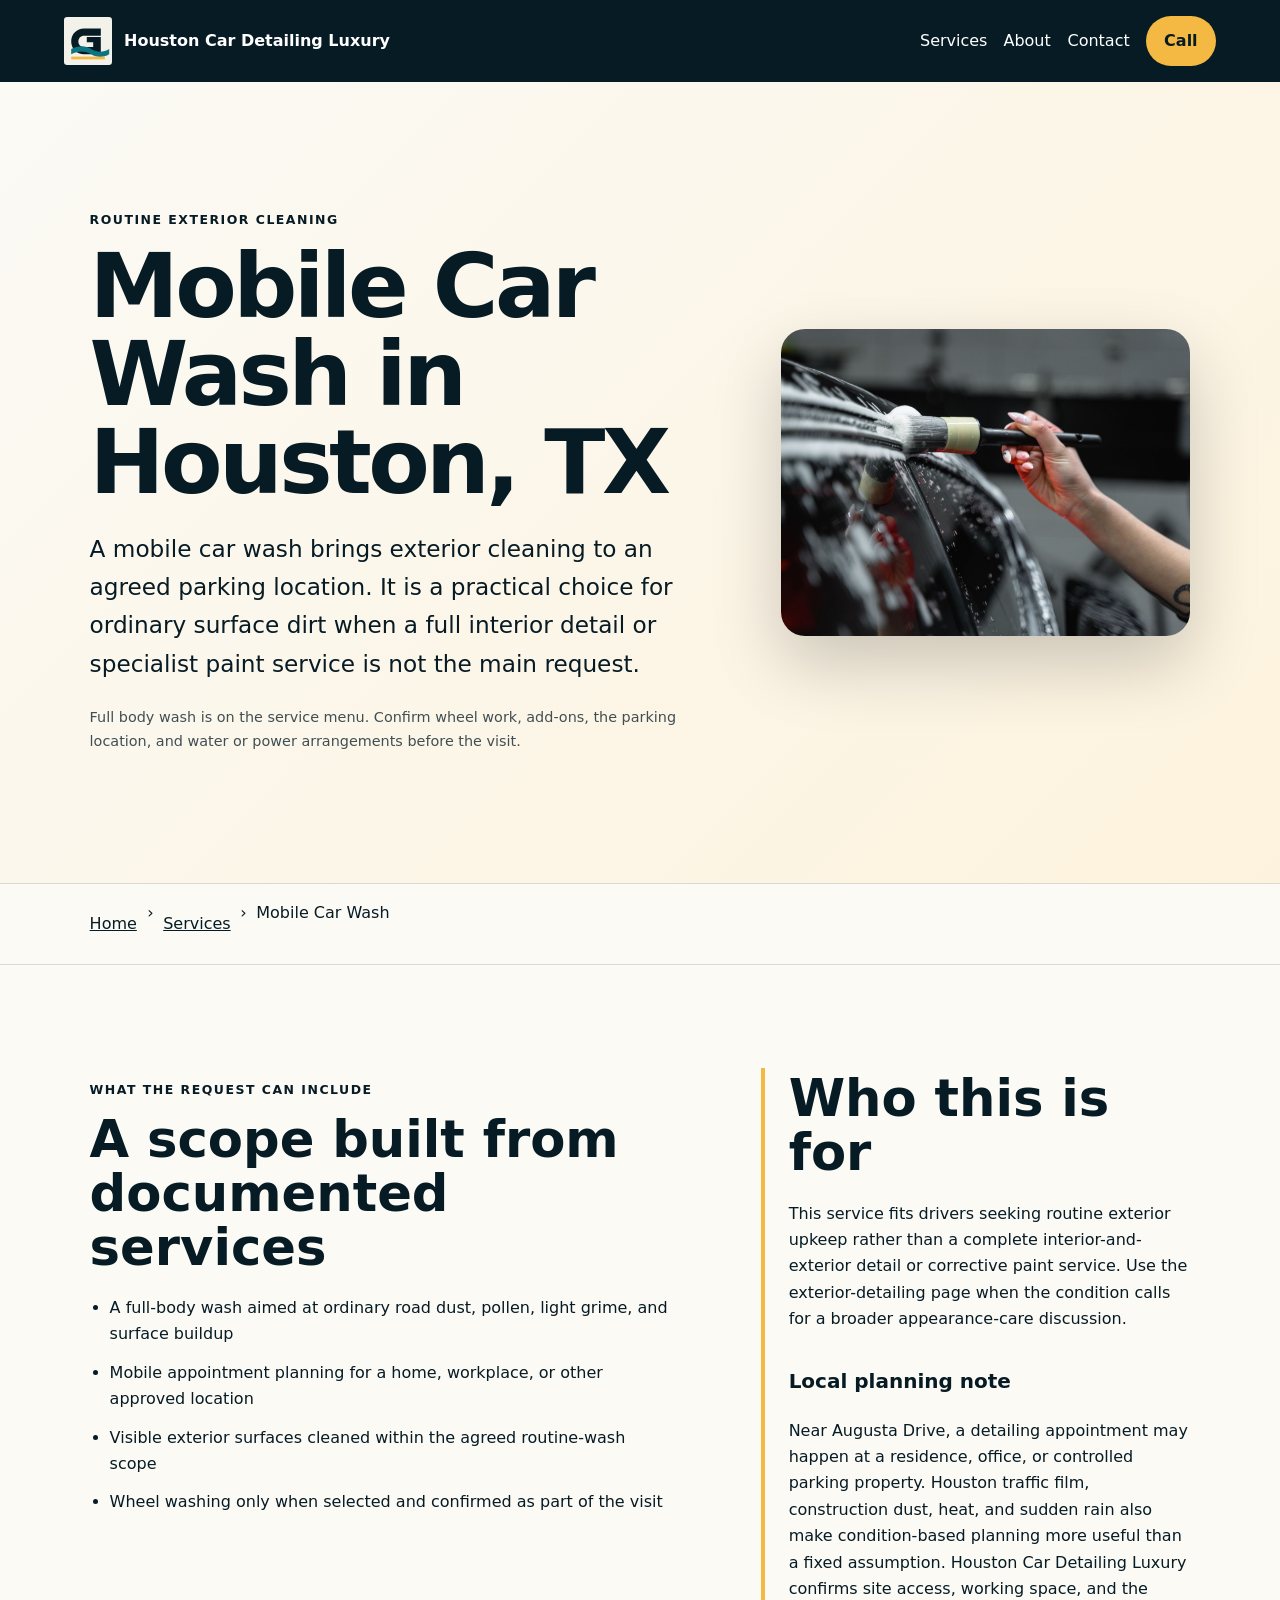
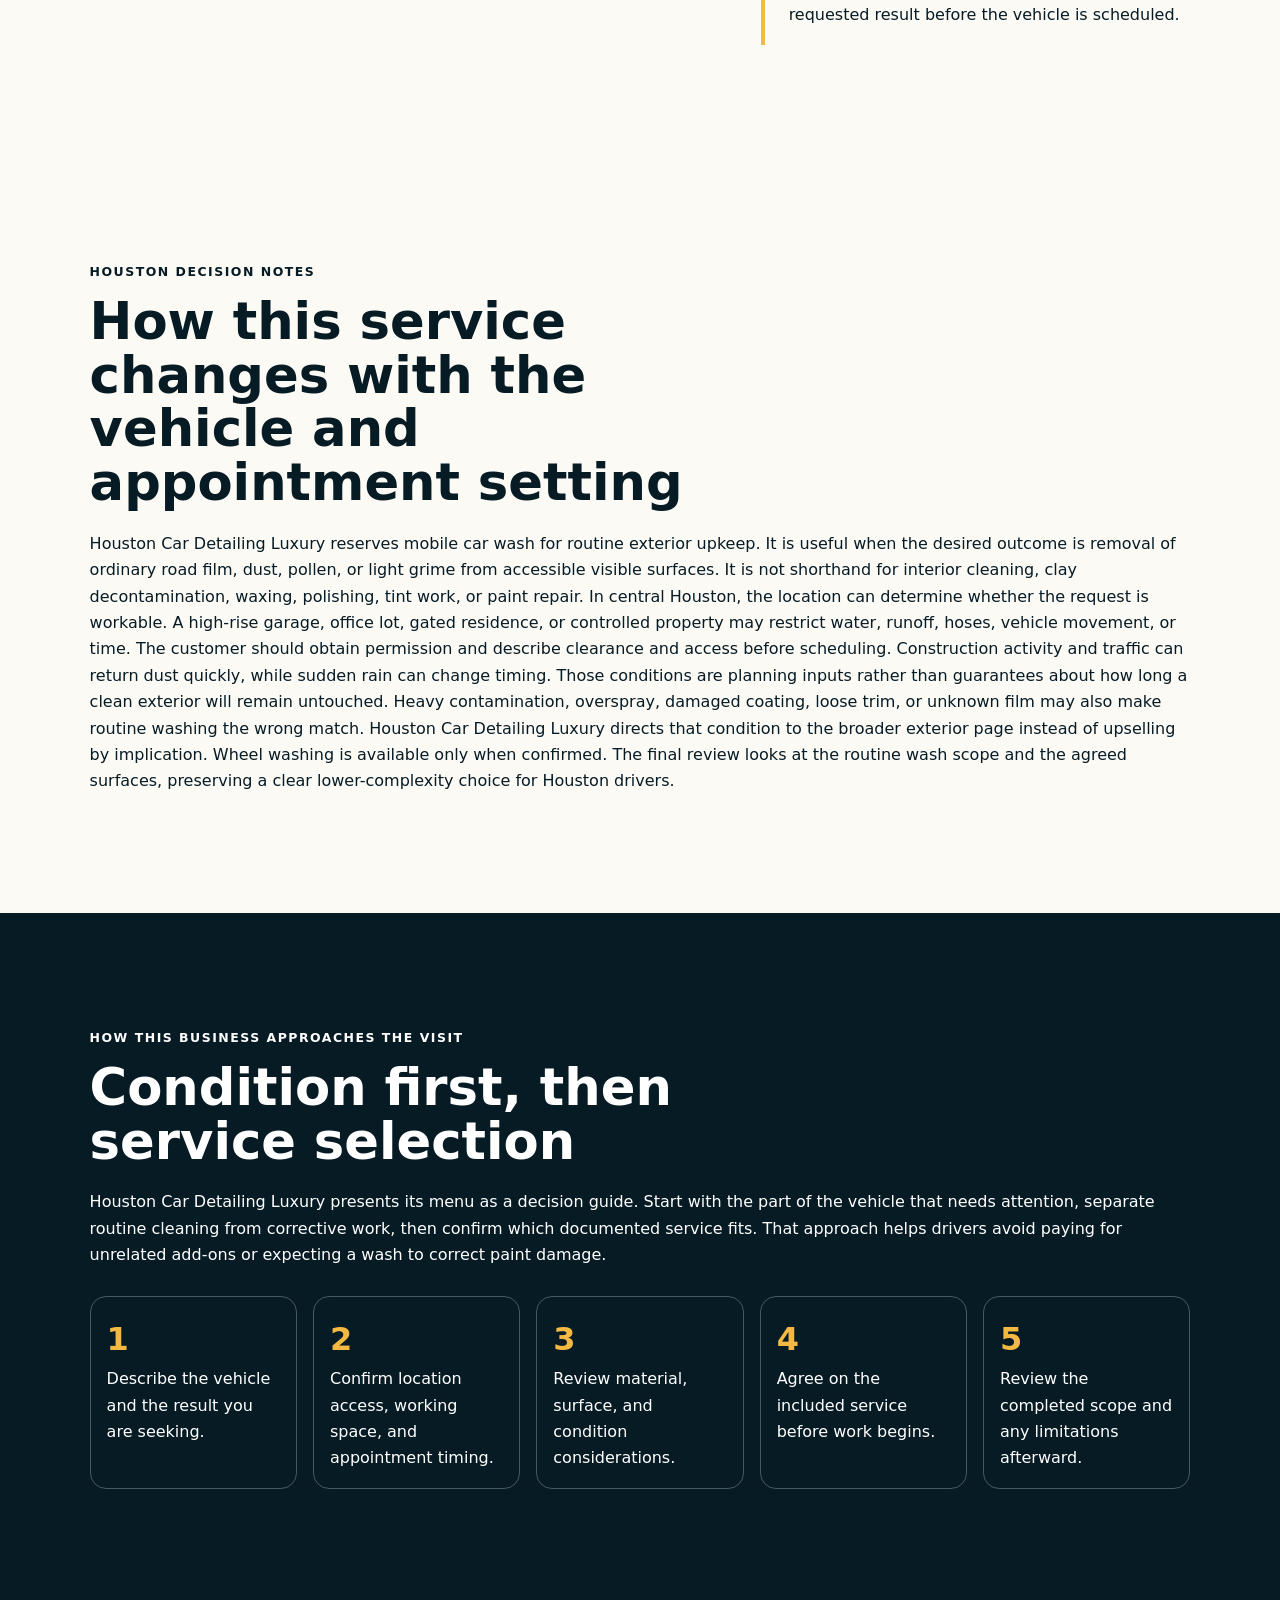
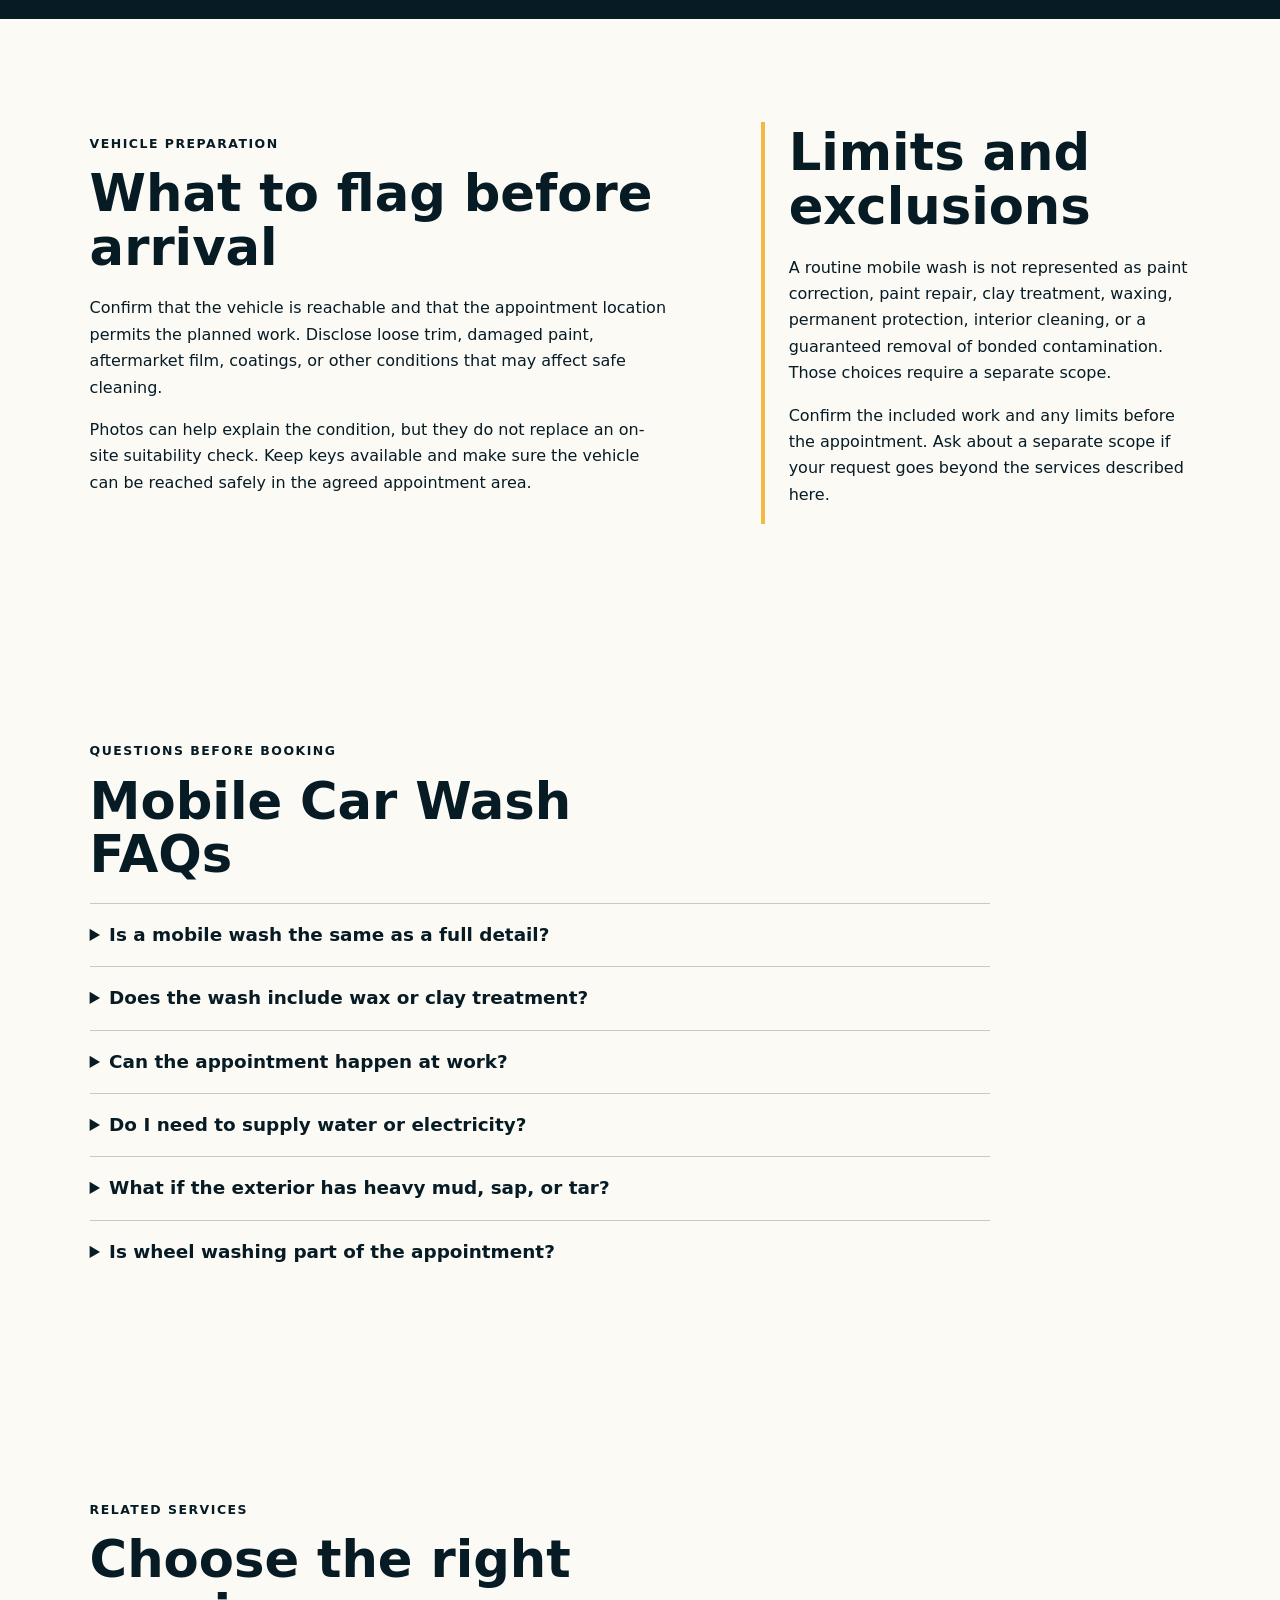
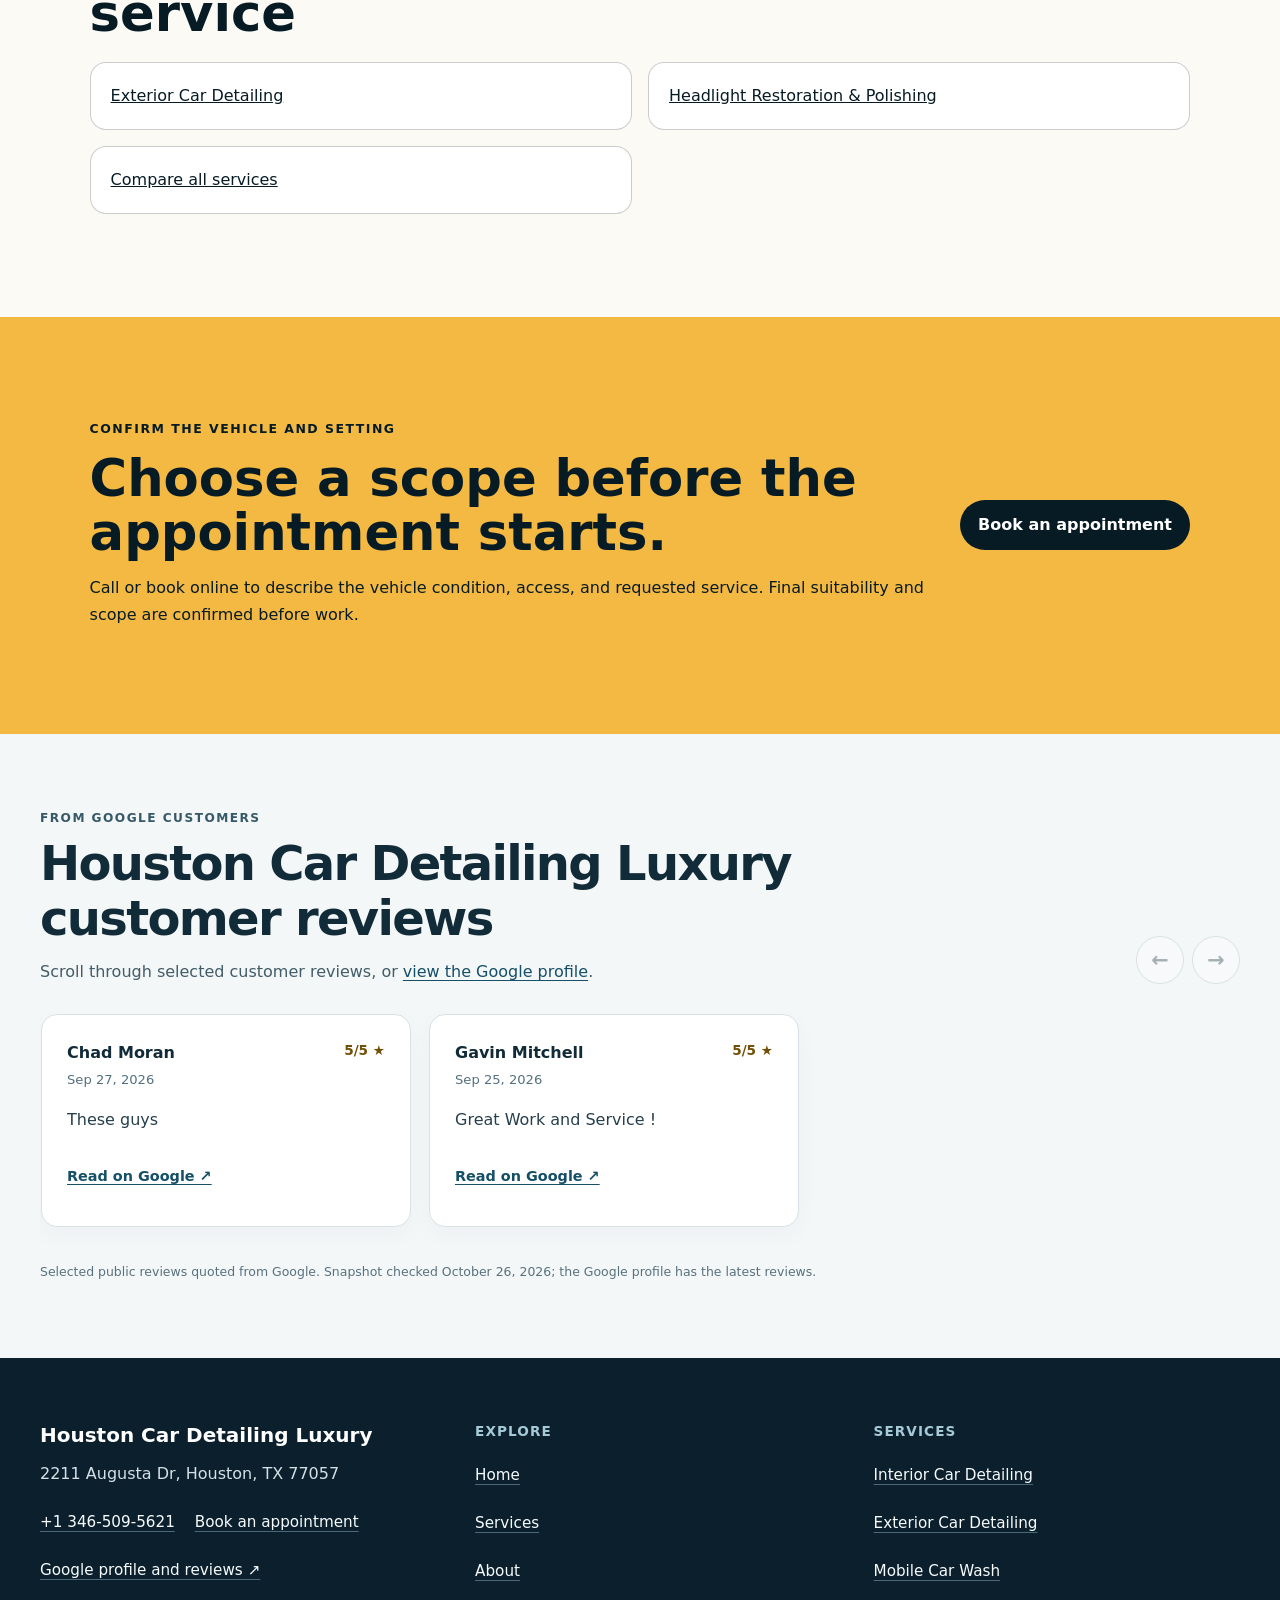
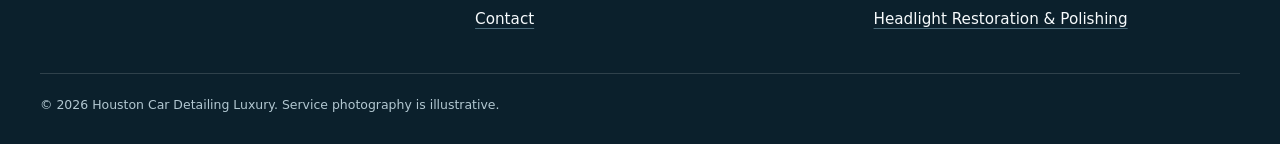
<file: services/mobile-car-wash/index.html>
<!doctype html>
<html lang="en"><head>
  <meta charset="utf-8"><meta name="viewport" content="width=device-width,initial-scale=1">
  <title>Mobile Car Wash in Houston, TX | Houston Car Detailing Luxury</title>
  <meta name="description" content="Understand mobile car wash from Houston Car Detailing Luxury in Houston, including scope, preparation, limitations, and appointment planning.">
  <meta name="robots" content="index, follow, max-image-preview:large, max-snippet:-1">
  <link rel="canonical" href="https://houstoncardetailingluxury.shop/services/mobile-car-wash/">
  <meta property="og:type" content="website"><meta property="og:title" content="Mobile Car Wash in Houston, TX | Houston Car Detailing Luxury">
  <meta property="og:description" content="Understand mobile car wash from Houston Car Detailing Luxury in Houston, including scope, preparation, limitations, and appointment planning."><meta property="og:url" content="https://houstoncardetailingluxury.shop/services/mobile-car-wash/">
  <meta property="og:image" content="https://houstoncardetailingluxury.shop/assets/service-foam.jpg"><meta name="twitter:card" content="summary_large_image">
  <link rel="icon" href="/assets/favicon.svg"><link rel="stylesheet" href="/seo-pages.css"><script type="application/ld+json">{
  "@context": "https://schema.org",
  "@graph": [
    {
      "@type": "BreadcrumbList",
      "@id": "https://houstoncardetailingluxury.shop/services/mobile-car-wash/#breadcrumb",
      "itemListElement": [
        {
          "@type": "ListItem",
          "position": 1,
          "name": "Home",
          "item": "https://houstoncardetailingluxury.shop/"
        },
        {
          "@type": "ListItem",
          "position": 2,
          "name": "Services",
          "item": "https://houstoncardetailingluxury.shop/services/"
        },
        {
          "@type": "ListItem",
          "position": 3,
          "name": "Mobile Car Wash",
          "item": "https://houstoncardetailingluxury.shop/services/mobile-car-wash/"
        }
      ]
    },
    {
      "@type": "WebPage",
      "@id": "https://houstoncardetailingluxury.shop/services/mobile-car-wash/#webpage",
      "url": "https://houstoncardetailingluxury.shop/services/mobile-car-wash/",
      "name": "Mobile Car Wash in Houston, TX | Houston Car Detailing Luxury",
      "description": "Understand mobile car wash from Houston Car Detailing Luxury in Houston, including scope, preparation, limitations, and appointment planning.",
      "breadcrumb": {
        "@id": "https://houstoncardetailingluxury.shop/services/mobile-car-wash/#breadcrumb"
      },
      "isPartOf": {
        "@id": "https://houstoncardetailingluxury.shop/#website"
      },
      "about": {
        "@id": "https://houstoncardetailingluxury.shop/#business"
      }
    },
    {
      "@type": "Service",
      "@id": "https://houstoncardetailingluxury.shop/services/mobile-car-wash/#service",
      "name": "Mobile Car Wash",
      "serviceType": "mobile car wash",
      "url": "https://houstoncardetailingluxury.shop/services/mobile-car-wash/",
      "description": "A mobile car wash is the routine-cleaning option in the documented menu: a full-body wash brought to the agreed location, with wheel washing available when it is included in the appointment.",
      "provider": {
        "@id": "https://houstoncardetailingluxury.shop/#business"
      },
      "areaServed": {
        "@type": "City",
        "name": "Houston"
      }
    },
    {
      "@type": "ImageObject",
      "@id": "https://houstoncardetailingluxury.shop/services/mobile-car-wash/#primaryimage",
      "contentUrl": "https://houstoncardetailingluxury.shop/assets/service-foam.jpg",
      "caption": "Illustrative vehicle detailing image for Houston Car Detailing Luxury",
      "representativeOfPage": true
    }
  ]
}</script>
<link rel="stylesheet" href="/portfolio-components.css">
</head><body style="--pilot-accent:#f4b942;--pilot-dark:#071b25;--pilot-paper:#fbfaf5">
<a class="skip-link" href="#content">Skip to content</a>
<header class="pilot-header"><a class="pilot-brand" href="/"><img src="/assets/logo.svg" width="48" height="48" alt=""><span>Houston Car Detailing Luxury</span></a>
<nav aria-label="Primary navigation"><a href="/services/">Services</a><a href="/about/">About</a><a href="/contact/">Contact</a><a class="pilot-call" href="tel:+13465095621">Call</a></nav></header>
<main id="content"><section class="pilot-hero"><div><p class="eyebrow">Routine exterior cleaning</p><h1>Mobile Car Wash in Houston, TX</h1><p class="pilot-answer">A mobile car wash brings exterior cleaning to an agreed parking location. It is a practical choice for ordinary surface dirt when a full interior detail or specialist paint service is not the main request.</p><p class="pilot-proof">Full body wash is on the service menu. Confirm wheel work, add-ons, the parking location, and water or power arrangements before the visit.</p></div><img alt="Illustrative vehicle detailing image for Houston Car Detailing Luxury" fetchpriority="high" height="720" src="/assets/service-foam.jpg" width="960"/></section>
<nav aria-label="Breadcrumb" class="breadcrumbs"><a href="/">Home</a><span>›</span><a href="/services/">Services</a><span>›</span><span>Mobile Car Wash</span></nav>
<section class="pilot-section pilot-grid"><div><p class="eyebrow">What the request can include</p><h2>A scope built from documented services</h2><ul class="checklist"><li>A full-body wash aimed at ordinary road dust, pollen, light grime, and surface buildup</li><li>Mobile appointment planning for a home, workplace, or other approved location</li><li>Visible exterior surfaces cleaned within the agreed routine-wash scope</li><li>Wheel washing only when selected and confirmed as part of the visit</li></ul></div><aside><h2>Who this is for</h2><p>This service fits drivers seeking routine exterior upkeep rather than a complete interior-and-exterior detail or corrective paint service. Use the exterior-detailing page when the condition calls for a broader appearance-care discussion.</p><h3>Local planning note</h3><p>Near Augusta Drive, a detailing appointment may happen at a residence, office, or controlled parking property. Houston traffic film, construction dust, heat, and sudden rain also make condition-based planning more useful than a fixed assumption. Houston Car Detailing Luxury confirms site access, working space, and the requested result before the vehicle is scheduled.</p></aside></section>
<section class="pilot-section local-decision"><p class="eyebrow">Houston decision notes</p><h2>How this service changes with the vehicle and appointment setting</h2><p>Houston Car Detailing Luxury reserves mobile car wash for routine exterior upkeep. It is useful when the desired outcome is removal of ordinary road film, dust, pollen, or light grime from accessible visible surfaces. It is not shorthand for interior cleaning, clay decontamination, waxing, polishing, tint work, or paint repair. In central Houston, the location can determine whether the request is workable. A high-rise garage, office lot, gated residence, or controlled property may restrict water, runoff, hoses, vehicle movement, or time. The customer should obtain permission and describe clearance and access before scheduling. Construction activity and traffic can return dust quickly, while sudden rain can change timing. Those conditions are planning inputs rather than guarantees about how long a clean exterior will remain untouched. Heavy contamination, overspray, damaged coating, loose trim, or unknown film may also make routine washing the wrong match. Houston Car Detailing Luxury directs that condition to the broader exterior page instead of upselling by implication. Wheel washing is available only when confirmed. The final review looks at the routine wash scope and the agreed surfaces, preserving a clear lower-complexity choice for Houston drivers.</p></section>
<section class="pilot-section tone"><p class="eyebrow">How this business approaches the visit</p><h2>Condition first, then service selection</h2><p>Houston Car Detailing Luxury presents its menu as a decision guide. Start with the part of the vehicle that needs attention, separate routine cleaning from corrective work, then confirm which documented service fits. That approach helps drivers avoid paying for unrelated add-ons or expecting a wash to correct paint damage.</p><ol class="steps"><li>Describe the vehicle and the result you are seeking.</li><li>Confirm location access, working space, and appointment timing.</li><li>Review material, surface, and condition considerations.</li><li>Agree on the included service before work begins.</li><li>Review the completed scope and any limitations afterward.</li></ol></section>
<section class="pilot-section pilot-grid"><div><p class="eyebrow">Vehicle preparation</p><h2>What to flag before arrival</h2><p>Confirm that the vehicle is reachable and that the appointment location permits the planned work. Disclose loose trim, damaged paint, aftermarket film, coatings, or other conditions that may affect safe cleaning.</p><p>Photos can help explain the condition, but they do not replace an on-site suitability check. Keep keys available and make sure the vehicle can be reached safely in the agreed appointment area.</p></div><aside><h2>Limits and exclusions</h2><p>A routine mobile wash is not represented as paint correction, paint repair, clay treatment, waxing, permanent protection, interior cleaning, or a guaranteed removal of bonded contamination. Those choices require a separate scope.</p><p>Confirm the included work and any limits before the appointment. Ask about a separate scope if your request goes beyond the services described here.</p></aside></section>
<section class="pilot-section"><p class="eyebrow">Questions before booking</p><h2>Mobile Car Wash FAQs</h2><div class="faq-list"><details><summary>Is a mobile wash the same as a full detail?</summary><p>No. It is a routine exterior-cleaning intent. Interior work and broader detailing must be selected separately.</p></details><details><summary>Does the wash include wax or clay treatment?</summary><p>Not automatically. Waxing and clay-bar treatment are separate documented menu items that require confirmation.</p></details><details><summary>Can the appointment happen at work?</summary><p>The published service allows an approved location, but property access, working space, and any site restrictions must be confirmed first.</p></details><details><summary>Do I need to supply water or electricity?</summary><p>Ask before booking and describe what is available at the location. The required utility setup is confirmed for the appointment rather than inferred from the phrase mobile wash.</p></details><details><summary>What if the exterior has heavy mud, sap, or tar?</summary><p>Describe it before the quote is agreed. Persistent buildup may need a different scope or separate assessment; ordinary washing should not imply removal of every type of contamination.</p></details><details><summary>Is wheel washing part of the appointment?</summary><p>Wheel washing is available on the menu. Confirm it in the selected scope, especially if the wheels are the main concern or have deposits or finish damage.</p></details></div></section>
<section class="pilot-section related"><p class="eyebrow">Related services</p><h2>Choose the right service</h2><div class="related-links"><a href="/services/exterior-car-detailing/">Exterior Car Detailing</a><a href="/services/headlight-restoration/">Headlight Restoration &amp; Polishing</a><a href="/services/">Compare all services</a></div></section>
<section class="pilot-cta"><div><p class="eyebrow">Confirm the vehicle and setting</p><h2>Choose a scope before the appointment starts.</h2><p>Call or book online to describe the vehicle condition, access, and requested service. Final suitability and scope are confirmed before work.</p></div><a class="pilot-button" href="https://cal.com/sumitdatta/auto-detail-service">Book an appointment</a></section>
<!-- PORTFOLIO-REVIEWS:START --><section class="portfolio-reviews" aria-labelledby="portfolio-reviews-title"><div class="portfolio-reviews__heading"><div><p class="portfolio-reviews__kicker">From Google customers</p><h2 id="portfolio-reviews-title">Houston Car Detailing Luxury customer reviews</h2><p class="portfolio-reviews__intro">Scroll through selected customer reviews, or <a href="https://www.google.com/maps?cid=9904093163438542299" target="_blank" rel="noopener noreferrer">view the Google profile</a>.</p></div><div class="portfolio-reviews__controls"><button type="button" data-reviews-prev aria-label="Previous reviews">←</button><button type="button" data-reviews-next aria-label="Next reviews">→</button></div></div><div class="portfolio-reviews__track" role="region" aria-label="Scrollable customer reviews" tabindex="0"><article class="portfolio-review"><div class="portfolio-review__meta"><div><span class="portfolio-review__author">Chad Moran</span><time datetime="2026-09-27">Sep 27, 2026</time></div><span class="portfolio-review__rating" aria-label="5 out of 5 stars">5/5 ★</span></div><blockquote><p>These guys</p></blockquote><a class="portfolio-review__source" href="https://www.google.com/maps/reviews/data=!4m8!14m7!1m6!2m5!1sCi9DQUlRQUNvZENodHljRjlvT2pWcVlXNXphRU5DUTBGQlFsbFRUV0o0WTB4aFRVRRAB!2m1!1s0x0:0x897268420d210ddb!3m1!1s2@1:CAIQACodChtycF9oOjVqYW5zaENCQ0FBQllTTWJ4Y0xhTUE%7C%7C?hl=en-US" target="_blank" rel="noopener noreferrer">Read on Google ↗</a></article><article class="portfolio-review"><div class="portfolio-review__meta"><div><span class="portfolio-review__author">Gavin Mitchell</span><time datetime="2026-09-25">Sep 25, 2026</time></div><span class="portfolio-review__rating" aria-label="5 out of 5 stars">5/5 ★</span></div><blockquote><p>Great Work and Service !</p></blockquote><a class="portfolio-review__source" href="https://www.google.com/maps/reviews/data=!4m8!14m7!1m6!2m5!1sCi9DQUlRQUNvZENodHljRjlvT21SZlFWRTROV2hWVGxKemRGTnhUbGRRWDJaZlpIYxAB!2m1!1s0x0:0x897268420d210ddb!3m1!1s2@1:CAIQACodChtycF9oOmRfQVE4NWhVTlJzdFNxTldQX2ZfZHc%7C%7C?hl=en-US" target="_blank" rel="noopener noreferrer">Read on Google ↗</a></article></div><p class="portfolio-reviews__note">Selected public reviews quoted from Google. Snapshot checked <time datetime="2026-10-26">October 26, 2026</time>; the Google profile has the latest reviews.</p></section><!-- PORTFOLIO-REVIEWS:END -->
</main><footer class="portfolio-footer"><div class="portfolio-footer__grid"><div><strong class="portfolio-footer__name">Houston Car Detailing Luxury</strong><address>2211 Augusta Dr, Houston, TX 77057</address><div class="portfolio-footer__contact"><a href="tel:+13465095621">+1 346-509-5621</a><a href="https://cal.com/sumitdatta/auto-detail-service">Book an appointment</a></div><a href="https://www.google.com/maps?cid=9904093163438542299" target="_blank" rel="noopener noreferrer">Google profile and reviews ↗</a></div><div><h2>Explore</h2><nav aria-label="Footer navigation"><a href="/">Home</a><a href="/services/">Services</a><a href="/about/">About</a><a href="/contact/">Contact</a></nav></div><div><h2>Services</h2><nav aria-label="Service pages"><a href="/services/interior-car-detailing/">Interior Car Detailing</a><a href="/services/exterior-car-detailing/">Exterior Car Detailing</a><a href="/services/mobile-car-wash/">Mobile Car Wash</a><a href="/services/headlight-restoration/">Headlight Restoration &amp; Polishing</a></nav></div></div><p class="portfolio-footer__bottom">© <span id="year">2026</span> Houston Car Detailing Luxury. Service photography is illustrative.</p></footer>
<script src="/portfolio-components.js" defer></script>
</body></html>
</file>
<file: styles.css>
:root {
  --storm: #071b25;
  --storm-2: #0c2a36;
  --gulf: #0d7482;
  --gulf-light: #79d5d8;
  --concrete: #f2f1ea;
  --paper: #fbfaf5;
  --signal: #f4b942;
  --signal-dark: #d99410;
  --ink: #132930;
  --muted: #586b6f;
  --line: rgba(7, 27, 37, .16);
  --display: "Arial Narrow", "Avenir Next Condensed", Impact, sans-serif;
  --body: "Avenir Next", Avenir, "Helvetica Neue", Arial, sans-serif;
  --mono: "SFMono-Regular", Consolas, "Liberation Mono", monospace;
  --shell: min(1180px, calc(100vw - 48px));
}

* { box-sizing: border-box; }
html { scroll-behavior: smooth; }
body {
  margin: 0;
  overflow-x: hidden;
  color: var(--ink);
  background: var(--concrete);
  font-family: var(--body);
  line-height: 1.6;
  -webkit-font-smoothing: antialiased;
}
body.menu-open { overflow: hidden; }
img { display: block; max-width: 100%; }
a { color: inherit; }
button { font: inherit; }
a:focus-visible, button:focus-visible, summary:focus-visible {
  outline: 3px solid var(--signal);
  outline-offset: 4px;
}
.sr-only {
  position: absolute;
  width: 1px;
  height: 1px;
  padding: 0;
  margin: -1px;
  overflow: hidden;
  clip: rect(0, 0, 0, 0);
  white-space: nowrap;
  border: 0;
}
.skip-link {
  position: fixed;
  z-index: 100;
  top: -80px;
  left: 10px;
  padding: 10px 15px;
  color: var(--storm);
  background: var(--signal);
}
.skip-link:focus { top: 10px; }

.site-header {
  position: absolute;
  z-index: 30;
  top: 18px;
  left: 50%;
  display: flex;
  align-items: center;
  justify-content: space-between;
  width: var(--shell);
  min-height: 78px;
  padding: 10px 12px 10px 16px;
  color: var(--paper);
  border: 1px solid rgba(255,255,255,.13);
  background: rgba(7, 27, 37, .96);
  box-shadow: 0 18px 60px rgba(0,0,0,.2);
  backdrop-filter: blur(14px);
  transform: translateX(-50%);
}
.brand {
  display: inline-flex;
  align-items: center;
  gap: 12px;
  text-decoration: none;
}
.brand img { width: 50px; height: 50px; }
.brand > span { display: grid; line-height: 1; }
.brand strong {
  font-family: var(--display);
  font-size: 1.5rem;
  letter-spacing: -.02em;
  text-transform: uppercase;
}
.brand small {
  margin-top: 7px;
  color: var(--gulf-light);
  font-family: var(--mono);
  font-size: .58rem;
  letter-spacing: .08em;
  text-transform: uppercase;
}
.site-nav { display: flex; align-items: center; gap: 26px; }
.site-nav > a {
  font-size: .78rem;
  font-weight: 700;
  text-decoration: none;
  text-transform: uppercase;
  letter-spacing: .08em;
}
.site-nav > a:hover { color: var(--gulf-light); }
.nav-actions { display: flex; gap: 8px; }
.menu-toggle { display: none; }

.button {
  display: inline-flex;
  align-items: center;
  justify-content: center;
  min-height: 58px;
  padding: 10px 20px;
  border: 1px solid transparent;
  text-decoration: none;
  transition: transform 180ms ease, background 180ms ease, color 180ms ease;
}
.button, .action-pair > * { min-width: 0; }
.button:hover { transform: translateY(-2px); }
.button span, .button strong { display: block; }
.button span {
  font-size: .66rem;
  font-weight: 800;
  letter-spacing: .09em;
  text-transform: uppercase;
}
.button strong { font-family: var(--mono); font-size: .86rem; }
.button-primary {
  display: grid;
  min-width: 220px;
  color: var(--storm);
  background: var(--signal);
  box-shadow: 0 14px 34px rgba(244, 185, 66, .2);
}
.button-primary:hover { background: #ffd06b; }
.button-outline {
  display: grid;
  min-width: 175px;
  border-color: var(--storm);
  color: var(--storm);
  background: transparent;
}
.button-outline:hover { color: var(--paper); background: var(--storm); }
.button-light { border-color: rgba(255,255,255,.7); color: var(--paper); }
.button-light:hover { color: var(--storm); background: var(--paper); }
.button-small {
  display: inline-flex;
  min-width: 0;
  min-height: 44px;
  padding: 8px 13px;
  font-family: var(--mono);
  font-size: .68rem;
  font-weight: 800;
  letter-spacing: -.02em;
  text-transform: uppercase;
}
.nav-actions .button-outline { border-color: rgba(255,255,255,.65); color: var(--paper); }
.nav-actions .button-outline:hover { color: var(--storm); background: var(--paper); }

.hero {
  position: relative;
  min-height: 840px;
  overflow: hidden;
  color: var(--paper);
  background: var(--storm);
}
.hero-media {
  position: absolute;
  inset: 0;
  background: url("/assets/hero-foam.jpg") 64% center / cover no-repeat;
  animation: hero-in 1.1s ease-out both;
}
.hero-shade {
  position: absolute;
  inset: 0;
  background:
    linear-gradient(90deg, rgba(3,15,21,.96) 0%, rgba(3,15,21,.88) 40%, rgba(3,15,21,.2) 76%),
    linear-gradient(0deg, rgba(3,15,21,.78), transparent 55%);
}
.waterline {
  position: absolute;
  z-index: 1;
  top: -5%;
  left: 58%;
  width: 24%;
  height: 115%;
  border-inline: 1px solid rgba(121,213,216,.28);
  background: linear-gradient(90deg, transparent, rgba(121,213,216,.16), rgba(255,255,255,.08), transparent);
  transform: skewX(-13deg);
  animation: waterline-in 1.25s .1s ease-out both;
}
.hero-copy {
  position: relative;
  z-index: 3;
  width: min(850px, calc(100vw - 48px));
  padding: 190px 0 100px max(24px, calc((100vw - 1180px) / 2));
}
.eyebrow, .section-kicker {
  margin: 0 0 24px;
  color: var(--gulf);
  font-family: var(--mono);
  font-size: .7rem;
  font-weight: 700;
  letter-spacing: .12em;
  text-transform: uppercase;
}
.eyebrow { color: var(--gulf-light); }
h1, h2, h3 {
  margin-top: 0;
  font-family: var(--display);
  line-height: .94;
  text-transform: uppercase;
}
h1 {
  max-width: 850px;
  margin-bottom: 30px;
  font-size: clamp(4.7rem, 9.5vw, 9rem);
  letter-spacing: -.055em;
}
h1 em {
  color: transparent;
  font-style: normal;
  -webkit-text-stroke: 1.5px rgba(255,255,255,.82);
}
.hero-lede {
  max-width: 610px;
  margin: 0;
  color: rgba(255,255,255,.76);
  font-size: clamp(1rem, 1.4vw, 1.22rem);
}
.action-pair { display: flex; flex-wrap: wrap; gap: 12px; margin-top: 34px; }
.microcopy {
  max-width: 600px;
  margin: 18px 0 0;
  color: rgba(255,255,255,.52);
  font-family: var(--mono);
  font-size: .67rem;
}
.hero-ticket {
  position: absolute;
  z-index: 3;
  right: max(24px, calc((100vw - 1180px) / 2));
  bottom: 38px;
  width: 220px;
  padding: 18px;
  color: var(--storm);
  border-top: 6px solid var(--signal);
  background: rgba(242,241,234,.94);
  box-shadow: 0 20px 45px rgba(0,0,0,.18);
}
.hero-ticket span {
  display: block;
  margin-bottom: 10px;
  color: var(--gulf);
  font-family: var(--mono);
  font-size: .66rem;
  font-weight: 800;
}
.hero-ticket p {
  margin: 0;
  padding: 7px 0;
  border-top: 1px solid var(--line);
  font-family: var(--display);
  font-size: 1.15rem;
  text-transform: uppercase;
}

.section { padding: clamp(80px, 10vw, 140px) max(24px, calc((100vw - 1180px) / 2)); }
.section-label {
  margin-bottom: 38px;
  padding-bottom: 12px;
  color: var(--gulf);
  border-bottom: 1px solid var(--line);
  font-family: var(--mono);
  font-size: .67rem;
  font-weight: 800;
  letter-spacing: .09em;
  text-transform: uppercase;
}
.intro { background: var(--concrete); }
.intro-grid {
  display: grid;
  grid-template-columns: 1.1fr .9fr;
  gap: clamp(60px, 10vw, 150px);
  align-items: end;
}
h2 {
  margin-bottom: 0;
  font-size: clamp(3.3rem, 6vw, 6.2rem);
  letter-spacing: -.045em;
}
.lead { margin: 0 0 30px; font-size: clamp(1.08rem, 1.5vw, 1.28rem); }
.condition-strip { display: flex; flex-wrap: wrap; gap: 7px; }
.condition-strip span {
  padding: 8px 11px;
  border: 1px solid var(--line);
  font-family: var(--mono);
  font-size: .61rem;
  font-weight: 700;
  text-transform: uppercase;
}

.services { background: var(--paper); }
.section-heading {
  display: grid;
  grid-template-columns: 1.3fr .7fr;
  gap: 80px;
  align-items: end;
  margin-bottom: 58px;
}
.section-heading > p { margin: 0; color: var(--muted); }
.service-grid { display: grid; grid-template-columns: repeat(3, 1fr); gap: 16px; }
.service-card {
  overflow: hidden;
  border: 1px solid var(--line);
  background: var(--concrete);
  transition: transform 180ms ease, box-shadow 180ms ease;
}
.service-card:hover { transform: translateY(-5px); box-shadow: 0 20px 55px rgba(7,27,37,.1); }
.service-card.featured { border-top: 6px solid var(--signal); }
.service-card img { width: 100%; height: 270px; object-fit: cover; }
.service-body { padding: 27px; }
.service-code {
  color: var(--gulf);
  font-family: var(--mono);
  font-size: .63rem;
  font-weight: 800;
}
.service-body h3 { margin: 10px 0 15px; font-size: 2.3rem; letter-spacing: -.025em; }
.service-body p { min-height: 72px; margin: 0; color: var(--muted); font-size: .91rem; }
.service-body ul {
  margin: 20px 0 0;
  padding: 17px 0 0;
  border-top: 1px solid var(--line);
  list-style: none;
  font-size: .8rem;
}
.service-body li { margin-top: 7px; }
.service-body li::before { margin-right: 8px; color: var(--signal-dark); content: "•"; }

.mid-cta {
  display: flex;
  align-items: center;
  justify-content: space-between;
  gap: 50px;
  padding: 55px max(24px, calc((100vw - 1180px) / 2));
  color: var(--paper);
  background: var(--gulf);
}
.mid-cta span { font-family: var(--mono); font-size: .68rem; text-transform: uppercase; }
.mid-cta h2 { max-width: 670px; margin-top: 7px; font-size: clamp(2.4rem, 4vw, 4.2rem); }
.mid-cta .action-pair { flex: none; margin-top: 0; }
.mid-cta .button-outline { border-color: rgba(255,255,255,.75); color: var(--paper); }
.mid-cta .button-outline:hover { color: var(--storm); background: var(--paper); }

.process {
  display: grid;
  grid-template-columns: 1fr 1fr;
  color: var(--paper);
  background: var(--storm);
}
.process-photo { position: relative; min-height: 760px; overflow: hidden; }
.process-photo img { width: 100%; height: 100%; object-fit: cover; }
.process-photo::after {
  position: absolute;
  inset: 0;
  background: linear-gradient(0deg, rgba(7,27,37,.72), transparent 45%);
  content: "";
}
.process-photo p {
  position: absolute;
  z-index: 2;
  right: 24px;
  bottom: 24px;
  left: 24px;
  margin: 0;
  padding: 13px 15px;
  border-left: 4px solid var(--signal);
  background: rgba(7,27,37,.82);
  font-family: var(--mono);
  font-size: .62rem;
}
.process-copy { padding-inline: clamp(45px, 7vw, 110px); }
.section-kicker.light { color: var(--gulf-light); }
.process-copy ol { margin: 50px 0 0; padding: 0; list-style: none; }
.process-copy li {
  display: grid;
  grid-template-columns: 55px 1fr;
  gap: 20px;
  padding: 23px 0;
  border-top: 1px solid rgba(255,255,255,.15);
}
.process-copy li:last-child { border-bottom: 1px solid rgba(255,255,255,.15); }
.process-copy li > span { color: var(--signal); font-family: var(--mono); }
.process-copy h3 { margin: 0 0 7px; font-size: 1.5rem; }
.process-copy li p { margin: 0; color: rgba(255,255,255,.62); font-size: .85rem; }

.proof { background: #dce7e5; }
.proof-grid { display: grid; grid-template-columns: repeat(4, 1fr); border: 1px solid var(--line); }
.proof-grid article { min-height: 260px; padding: 26px; border-right: 1px solid var(--line); }
.proof-grid article:last-child { border-right: 0; }
.proof-grid strong { color: var(--gulf); font-family: var(--mono); font-size: .72rem; }
.proof-grid h3 { margin: 45px 0 14px; font-size: 2rem; }
.proof-grid p { margin: 0; color: var(--muted); font-size: .87rem; }

.faq {
  display: grid;
  grid-template-columns: .8fr 1.2fr;
  gap: clamp(60px, 10vw, 140px);
  background: var(--paper);
}
.faq-intro { max-width: 440px; color: var(--muted); }
.accordion details { border-top: 1px solid var(--line); }
.accordion details:last-child { border-bottom: 1px solid var(--line); }
.accordion summary {
  display: flex;
  justify-content: space-between;
  gap: 20px;
  padding: 23px 0;
  cursor: pointer;
  font-weight: 800;
  list-style: none;
}
.accordion summary::-webkit-details-marker { display: none; }
.accordion summary span { color: var(--gulf); font-size: 1.4rem; transition: transform 180ms ease; }
.accordion details[open] summary span { transform: rotate(45deg); }
.accordion details p { margin: -5px 40px 24px 0; color: var(--muted); font-size: .9rem; }

.final-cta {
  padding: clamp(85px, 11vw, 155px) 24px;
  color: var(--paper);
  text-align: center;
  background:
    linear-gradient(rgba(7,27,37,.9), rgba(7,27,37,.9)),
    url("/assets/service-foam.jpg") center / cover;
}
.final-cta h2 { max-width: 900px; margin-inline: auto; }
.final-cta > p:not(.section-kicker) { color: rgba(255,255,255,.66); }
.centered { justify-content: center; }

footer {
  display: grid;
  grid-template-columns: 1fr 1fr;
  gap: 30px;
  padding: 60px max(24px, calc((100vw - 1180px) / 2)) 34px;
  color: var(--paper);
  background: #031016;
}
.footer-brand { align-self: start; }
footer > p { justify-self: end; max-width: 440px; margin: 0; color: rgba(255,255,255,.55); text-align: right; }
.footer-actions { display: flex; gap: 18px; font-family: var(--mono); font-size: .74rem; text-transform: uppercase; }
.footer-actions a { color: var(--gulf-light); }
.footer-bottom {
  grid-column: 1 / -1;
  display: flex;
  justify-content: space-between;
  padding-top: 23px;
  color: rgba(255,255,255,.4);
  border-top: 1px solid rgba(255,255,255,.12);
  font-family: var(--mono);
  font-size: .6rem;
  text-transform: uppercase;
}
.mobile-bar { display: none; }

@keyframes hero-in {
  from { opacity: 0; transform: scale(1.07); }
  to { opacity: 1; transform: scale(1); }
}
@keyframes waterline-in {
  from { opacity: 0; transform: translateX(140%) skewX(-13deg); }
  to { opacity: 1; transform: translateX(0) skewX(-13deg); }
}
@media (prefers-reduced-motion: reduce) {
  html { scroll-behavior: auto; }
  *, *::before, *::after { animation-duration: .01ms !important; animation-iteration-count: 1 !important; transition-duration: .01ms !important; }
}
@media (max-width: 1050px) {
  .site-header { min-height: 70px; }
  .menu-toggle {
    display: flex;
    width: 42px;
    height: 42px;
    padding: 9px;
    flex-direction: column;
    justify-content: center;
    gap: 5px;
    color: var(--paper);
    border: 1px solid rgba(255,255,255,.35);
    background: transparent;
  }
  .menu-toggle i { display: block; width: 100%; height: 1px; background: currentColor; }
  .site-nav {
    position: fixed;
    top: 88px;
    right: 0;
    left: 0;
    display: none;
    align-items: stretch;
    padding: 28px;
    flex-direction: column;
    color: var(--paper);
    background: var(--storm);
    box-shadow: 0 25px 50px rgba(0,0,0,.22);
  }
  .site-nav.open { display: flex; }
  .site-nav > a { font-size: 1rem; }
  .nav-actions { display: grid; grid-template-columns: 1fr 1fr; }
  .hero-copy { padding-top: 175px; }
  .hero-ticket { display: none; }
  .service-grid { grid-template-columns: 1fr 1fr; }
  .service-card:last-child { grid-column: 1 / -1; }
  .process { grid-template-columns: 1fr; }
  .process-photo { min-height: 560px; }
  .proof-grid { grid-template-columns: 1fr 1fr; }
  .proof-grid article { border-bottom: 1px solid var(--line); }
  .proof-grid article:nth-child(2) { border-right: 0; }
}
@media (max-width: 760px) {
  :root { --shell: calc(100vw - 28px); }
  .site-header { top: 10px; padding: 9px 10px; }
  .brand { min-width: 0; }
  .brand img { width: 42px; height: 42px; }
  .brand strong { font-size: 1.2rem; }
  .brand small { display: none; }
  .site-nav { top: 80px; }
  .nav-actions { grid-template-columns: 1fr; }
  .hero { min-height: 790px; }
  .hero-media { background-position: 70% center; }
  .hero-shade { background: linear-gradient(90deg, rgba(3,15,21,.96), rgba(3,15,21,.7)); }
  .waterline { left: 70%; width: 35%; }
  .hero-copy { width: 100%; padding: 150px 22px 90px; }
  h1 { font-size: clamp(4.1rem, 20vw, 6rem); line-height: .84; }
  .action-pair { align-items: stretch; flex-direction: column; }
  .action-pair .button { width: 100%; }
  .intro-grid, .section-heading, .faq { grid-template-columns: 1fr; gap: 40px; }
  .service-grid { grid-template-columns: 1fr; }
  .service-card:last-child { grid-column: auto; }
  .service-body p { min-height: 0; }
  .mid-cta { align-items: stretch; flex-direction: column; }
  .mid-cta .action-pair { width: 100%; }
  .process-photo { min-height: 450px; }
  .process-copy { padding-inline: 22px; }
  .proof-grid { grid-template-columns: 1fr; }
  .proof-grid article { min-height: 220px; border-right: 0; }
  footer { grid-template-columns: 1fr; padding-bottom: 105px; }
  footer > p { justify-self: start; text-align: left; }
  .footer-actions { flex-wrap: wrap; }
  .footer-bottom { gap: 12px; align-items: flex-start; flex-direction: column; }
  .mobile-bar {
    position: fixed;
    z-index: 50;
    right: 10px;
    bottom: 10px;
    left: 10px;
    display: grid;
    grid-template-columns: minmax(0, 1.35fr) minmax(0, 1fr);
    gap: 7px;
    padding: 7px;
    background: rgba(7,27,37,.94);
    box-shadow: 0 18px 40px rgba(0,0,0,.3);
    backdrop-filter: blur(10px);
  }
  .mobile-bar a {
    min-width: 0;
    display: grid;
    min-height: 56px;
    place-items: center;
    padding: 8px;
    font-family: var(--mono);
    font-size: .68rem;
    font-weight: 800;
    text-align: center;
    text-decoration: none;
    text-transform: uppercase;
  }
  .mobile-bar a:first-child { color: var(--storm); background: var(--signal); }
  .mobile-bar a:last-child { color: var(--paper); border: 1px solid rgba(255,255,255,.5); }
}


/* ---------- Pricing ---------- */
.rates {
  --p-band: var(--concrete);
  --p-surface: var(--paper);
  --p-ink: var(--ink);
  --p-muted: var(--muted);
  --p-line: var(--line);
  --p-accent: var(--gulf);
  --p-accent-ink: #ffffff;
  --p-badge-ink: #10161a;
  --p-hi: var(--signal-dark);
  padding: clamp(72px, 9vw, 130px) clamp(22px, 5vw, 60px);
  background: var(--p-band);
  color: var(--p-ink);
}
.rates-shell { width: min(1180px, 100%); margin-inline: auto; }
.rates-head { max-width: 60ch; margin-bottom: clamp(34px, 4vw, 54px); }
.rates-eyebrow {
  margin: 0 0 14px;
  font-family: var(--body);
  font-size: 11px;
  font-weight: 800;
  letter-spacing: .18em;
  text-transform: uppercase;
  color: var(--p-accent);
}
.rates-head h2 {
  margin: 0 0 14px;
  font-family: var(--display);
  font-size: clamp(30px, 3.6vw, 48px);
  line-height: 1.05;
  letter-spacing: -.02em;
  color: var(--p-ink);
}
.rates-intro { margin: 0; color: var(--p-muted); font-size: 1.02rem; line-height: 1.6; }
.rate-grid {
  display: grid;
  grid-template-columns: repeat(3, 1fr);
  gap: 18px;
  align-items: stretch;
}
.rate-card {
  position: relative;
  display: flex;
  flex-direction: column;
  gap: 4px;
  padding: clamp(26px, 2.4vw, 36px);
  background: var(--p-surface);
  border: 1px solid var(--p-line);
  border-radius: 4px;
}
.rate-card-featured {
  border-color: var(--p-accent);
  box-shadow: 0 24px 60px rgba(0, 0, 0, .10);
}
.rate-badge {
  position: absolute;
  top: 0;
  right: clamp(26px, 2.4vw, 36px);
  transform: translateY(-50%);
  padding: 6px 12px;
  background: var(--p-hi);
  color: var(--p-badge-ink);
  font-family: var(--body);
  font-size: 10px;
  font-weight: 800;
  letter-spacing: .14em;
  text-transform: uppercase;
  border-radius: 999px;
}
.rate-card h3 {
  margin: 0;
  font-family: var(--display);
  font-size: clamp(21px, 1.9vw, 26px);
  letter-spacing: -.01em;
  color: var(--p-ink);
}
.rate-figure {
  margin: 6px 0 0;
  font-family: var(--display);
  font-size: clamp(40px, 4.2vw, 56px);
  line-height: 1;
  letter-spacing: -.03em;
  color: var(--p-accent);
}
.rate-note { margin: 12px 0 0; color: var(--p-muted); font-size: .92rem; line-height: 1.5; }
.rate-list {
  list-style: none;
  margin: 22px 0 0;
  padding: 22px 0 0;
  border-top: 1px solid var(--p-line);
  display: grid;
  align-content: start;
  gap: 10px;
  flex: 1;
}
.rate-list li {
  position: relative;
  padding-left: 26px;
  font-size: .95rem;
  line-height: 1.45;
  color: var(--p-ink);
}
.rate-list li::before {
  content: "";
  position: absolute;
  left: 0;
  top: .28em;
  width: 15px;
  height: 8px;
  border-left: 2px solid var(--p-hi);
  border-bottom: 2px solid var(--p-hi);
  transform: rotate(-45deg);
}
.rate-cta {
  display: inline-flex;
  align-items: center;
  justify-content: center;
  margin-top: 28px;
  min-height: 52px;
  padding: 0 22px;
  background: var(--p-accent);
  color: var(--p-accent-ink);
  border: 1px solid var(--p-accent);
  border-radius: 999px;
  font-family: var(--body);
  font-size: 12px;
  font-weight: 800;
  letter-spacing: .1em;
  text-transform: uppercase;
  text-decoration: none;
  transition: transform .2s ease, opacity .2s ease;
}
.rate-cta:hover { transform: translateY(-2px); opacity: .92; }
@media (max-width: 940px) {
  .rate-grid { grid-template-columns: 1fr 1fr; }
  .rate-card-featured { grid-row: span 2; }
}
@media (max-width: 640px) {
  .rate-grid { grid-template-columns: 1fr; }
  .rate-card-featured { grid-row: auto; }
  .rate-badge { right: auto; left: clamp(26px, 2.4vw, 36px); }
}
</file>
<file: portfolio-components.css>
/* Portfolio components: scoped styles, no external requests. */
.portfolio-reviews,.portfolio-footer{box-sizing:border-box;min-width:0;font-family:inherit}
.portfolio-reviews *,.portfolio-footer *{box-sizing:border-box}
.portfolio-reviews{color:#122b38;background:#f4f7f8;padding:clamp(3rem,6vw,5.5rem) max(20px,calc((100% - 1200px)/2));isolation:isolate}
.portfolio-reviews__heading{display:flex;justify-content:space-between;align-items:flex-end;gap:24px;margin:0 0 28px}
.portfolio-reviews__heading>div{min-width:0;max-width:850px}
.portfolio-reviews__kicker{margin:0 0 10px;font-family:inherit;font-weight:700;font-size:.76rem;line-height:1.3;letter-spacing:.12em;text-transform:uppercase;color:#365968}
.portfolio-reviews h2{max-width:none;margin:0 0 14px;font-family:inherit;font-size:clamp(1.8rem,4vw,3rem);font-weight:800;line-height:1.13;letter-spacing:-.035em;text-transform:none;color:#122b38;overflow-wrap:anywhere}
.portfolio-reviews__intro{font-size:1rem;line-height:1.6;color:#425c68;margin:0}
.portfolio-reviews__intro a,.portfolio-review__source{color:#164f68;text-decoration:underline;text-underline-offset:3px}
.portfolio-reviews__controls{display:none;gap:8px;flex-shrink:0}
.portfolio-reviews[data-ready] .portfolio-reviews__controls{display:flex}
.portfolio-reviews__controls button{display:grid;place-items:center;width:48px;height:48px;border:1px solid #a9bac2;border-radius:50%;background:#fff;color:#122b38;font-family:inherit;font-weight:700;font-size:1.3rem;line-height:1;cursor:pointer}
.portfolio-reviews__controls button:disabled{opacity:.35;cursor:default}
.portfolio-reviews__track{display:flex;align-items:stretch;gap:18px;overflow-x:auto;overscroll-behavior-x:contain;scroll-snap-type:x proximity;scroll-padding-inline:1px;padding:2px 1px 20px;max-width:100%;min-width:0;scrollbar-width:thin;scrollbar-color:#7c9aa8 #dfe7eb}
.portfolio-review{display:flex;flex-direction:column;flex:0 0 min(370px,86vw);min-width:0;max-width:100%;margin:0;padding:25px;background:#fff;border:1px solid #d7e1e6;border-radius:16px;box-shadow:0 8px 26px #0a263d08;scroll-snap-align:start;text-align:left}
.portfolio-review__meta{display:flex;align-items:flex-start;justify-content:space-between;gap:14px;margin-bottom:16px}
.portfolio-review__author{font-size:1rem;font-weight:800;line-height:1.4;color:#122b38;overflow-wrap:anywhere}
.portfolio-review time{display:block;font-size:.82rem;line-height:1.5;color:#55717e;margin-top:3px}
.portfolio-review__rating{white-space:nowrap;font-size:.85rem;font-weight:700;line-height:1.5;color:#735007}
.portfolio-review blockquote{padding:0;margin:0 0 20px;border:0;color:#263f4c;font-family:inherit;font-weight:400;font-size:1rem;line-height:1.7;letter-spacing:normal;max-height:230px;overflow-y:auto;overflow-wrap:anywhere}
.portfolio-review blockquote p{margin:0;font:inherit;color:inherit}
.portfolio-review__source{display:inline-flex;align-items:center;min-height:48px;margin-top:auto;font-size:.9rem;font-weight:700}
.portfolio-reviews__note{margin:15px 0 0;color:#58717e;font-size:.78rem;line-height:1.6}
.portfolio-reviews :focus-visible,.portfolio-footer :focus-visible{outline:3px solid #167799;outline-offset:4px}
.portfolio-footer{background:#0b202c;color:#f7fbfd;padding:clamp(2.5rem,5vw,4.5rem) max(20px,calc((100% - 1200px)/2)) 28px;line-height:1.6;text-align:left}
.portfolio-footer__grid{display:grid;grid-template-columns:minmax(0,1.1fr) minmax(0,1fr) minmax(0,1fr);gap:32px}
.portfolio-footer__name{display:block;margin:0 0 12px;color:#fff;font-size:1.25rem;font-weight:800;line-height:1.35;overflow-wrap:anywhere}
.portfolio-footer address{font-size:1rem;font-style:normal;color:#d4e0e6;line-height:1.65}
.portfolio-footer h2{margin:0 0 10px;font-family:inherit;font-size:.85rem;font-weight:800;line-height:1.4;letter-spacing:.08em;text-transform:uppercase;color:#a6c9d8;max-width:none}
.portfolio-footer a{display:inline-flex;align-items:center;min-height:48px;max-width:100%;color:#f7fbfd;font-size:.95rem;text-decoration:underline;text-decoration-color:#4a6a79;text-underline-offset:4px;overflow-wrap:anywhere}
.portfolio-footer a:hover{text-decoration-color:#e1eff5}
.portfolio-footer nav{display:flex;flex-direction:column;align-items:flex-start;gap:0}
.portfolio-footer__contact{display:flex;flex-wrap:wrap;gap:0 20px;margin-top:10px}
.portfolio-footer__bottom{margin:30px 0 0;padding-top:20px;border-top:1px solid #ffffff26;color:#b2c7d1;font-size:.78rem;line-height:1.7}
@media(max-width:760px){.portfolio-reviews__heading{align-items:flex-start;flex-direction:column;gap:16px}.portfolio-footer__grid{grid-template-columns:1fr;gap:28px}.portfolio-review{padding:21px;flex-basis:min(340px,84vw)}}
@media(prefers-reduced-motion:reduce){.portfolio-reviews__track{scroll-behavior:auto}}
</file>
<file: seo-pages.css>
*{box-sizing:border-box}html{scroll-behavior:smooth}body{margin:0;background:var(--pilot-paper);color:var(--pilot-dark);font-family:system-ui,-apple-system,BlinkMacSystemFont,"Segoe UI",sans-serif;line-height:1.65}.skip-link{position:absolute;left:-999px}.skip-link:focus{left:1rem;top:1rem;z-index:9;background:#fff;padding:.75rem}.pilot-header,.pilot-footer{display:flex;align-items:center;justify-content:space-between;gap:1.5rem;padding:1rem clamp(1rem,5vw,4rem);background:var(--pilot-dark);color:#fff}.pilot-header{position:sticky;top:0;z-index:5}.pilot-brand{display:flex;align-items:center;gap:.75rem;max-width:36rem;font-weight:800}.pilot-header a,.pilot-footer a{color:inherit;text-decoration:none}.pilot-header nav,.pilot-footer nav{display:flex;flex-wrap:wrap;gap:1rem;align-items:center}.pilot-header nav a,.pilot-footer nav a,.breadcrumbs a,.pilot-section a,.pilot-footer>div a{display:inline-flex;min-width:48px;min-height:48px;align-items:center}.pilot-call,.pilot-button{display:inline-flex;min-height:48px;align-items:center;justify-content:center;border-radius:999px;background:var(--pilot-accent);color:var(--pilot-dark)!important;padding:.75rem 1.15rem;font-weight:800;text-decoration:none}.pilot-hero{display:grid;grid-template-columns:minmax(0,1.2fr) minmax(260px,.8fr);gap:clamp(2rem,6vw,6rem);padding:clamp(4rem,9vw,8rem) clamp(1.25rem,7vw,7rem);align-items:center;background:linear-gradient(135deg,var(--pilot-paper),color-mix(in srgb,var(--pilot-accent) 18%,white))}.pilot-hero.text-only{grid-template-columns:minmax(0,880px);justify-content:center}.pilot-hero h1{font-size:clamp(2.5rem,7vw,6rem);line-height:.98;margin:.3rem 0 1.25rem;letter-spacing:-.04em}.pilot-hero img{width:100%;height:auto;aspect-ratio:4/3;object-fit:cover;border-radius:1.5rem;box-shadow:0 28px 70px #0003}.pilot-answer{font-size:clamp(1.15rem,2vw,1.45rem);max-width:52rem}.pilot-proof,.source-note{font-size:.9rem;opacity:.76}.eyebrow{text-transform:uppercase;letter-spacing:.12em;font-size:.78rem;font-weight:900}.breadcrumbs{display:flex;gap:.6rem;flex-wrap:wrap;padding:1rem clamp(1.25rem,7vw,7rem);border-block:1px solid #0002}.breadcrumbs a,.pilot-section a{color:inherit}.pilot-section{padding:clamp(3.5rem,8vw,7rem) clamp(1.25rem,7vw,7rem)}.pilot-section h2{font-size:clamp(2rem,4vw,3.6rem);line-height:1.05;max-width:18ch;margin:.3rem 0 1.3rem}.pilot-section h3{font-size:1.25rem;margin-top:2rem}.pilot-grid{display:grid;grid-template-columns:minmax(0,1.15fr) minmax(260px,.85fr);gap:clamp(2rem,7vw,7rem)}.pilot-grid aside{border-left:4px solid var(--pilot-accent);padding-left:1.5rem}.tone{background:var(--pilot-dark);color:#fff}.checklist,.steps{padding-left:1.25rem}.checklist li,.steps li{margin:.75rem 0}.steps{display:grid;grid-template-columns:repeat(5,minmax(0,1fr));gap:1rem;list-style:none;padding:0;counter-reset:step}.steps li{counter-increment:step;padding:1rem;border:1px solid #fff4;border-radius:1rem}.steps li:before{content:counter(step);display:block;font-size:2rem;font-weight:900;color:var(--pilot-accent)}.faq-list{max-width:900px}.faq-list details{border-top:1px solid #0003;padding:1rem 0}.faq-list summary{font-size:1.15rem;font-weight:800;cursor:pointer}.related-links,.service-cards{display:grid;grid-template-columns:repeat(2,minmax(0,1fr));gap:1rem}.related-links a,.service-cards article{display:block;padding:1.25rem;border:1px solid #0003;border-radius:1rem;background:#fff}.service-cards h2{font-size:1.6rem}.pilot-cta{display:flex;align-items:center;justify-content:space-between;gap:2rem;padding:clamp(3rem,7vw,6rem) clamp(1.25rem,7vw,7rem);background:var(--pilot-accent)}.pilot-cta h2{font-size:clamp(2rem,4vw,3.5rem);line-height:1.05;margin:.25rem 0}.pilot-cta .pilot-button{background:var(--pilot-dark);color:#fff!important;white-space:nowrap}.pilot-footer{align-items:flex-start}.large-link{font-size:clamp(1.4rem,3vw,2.4rem);font-weight:900}@media(max-width:800px){.pilot-header{position:static;align-items:flex-start}.pilot-brand span{display:none}.pilot-hero,.pilot-grid{grid-template-columns:1fr}.steps{grid-template-columns:1fr}.related-links,.service-cards{grid-template-columns:1fr}.pilot-cta,.pilot-footer{align-items:flex-start;flex-direction:column}}
</file>
